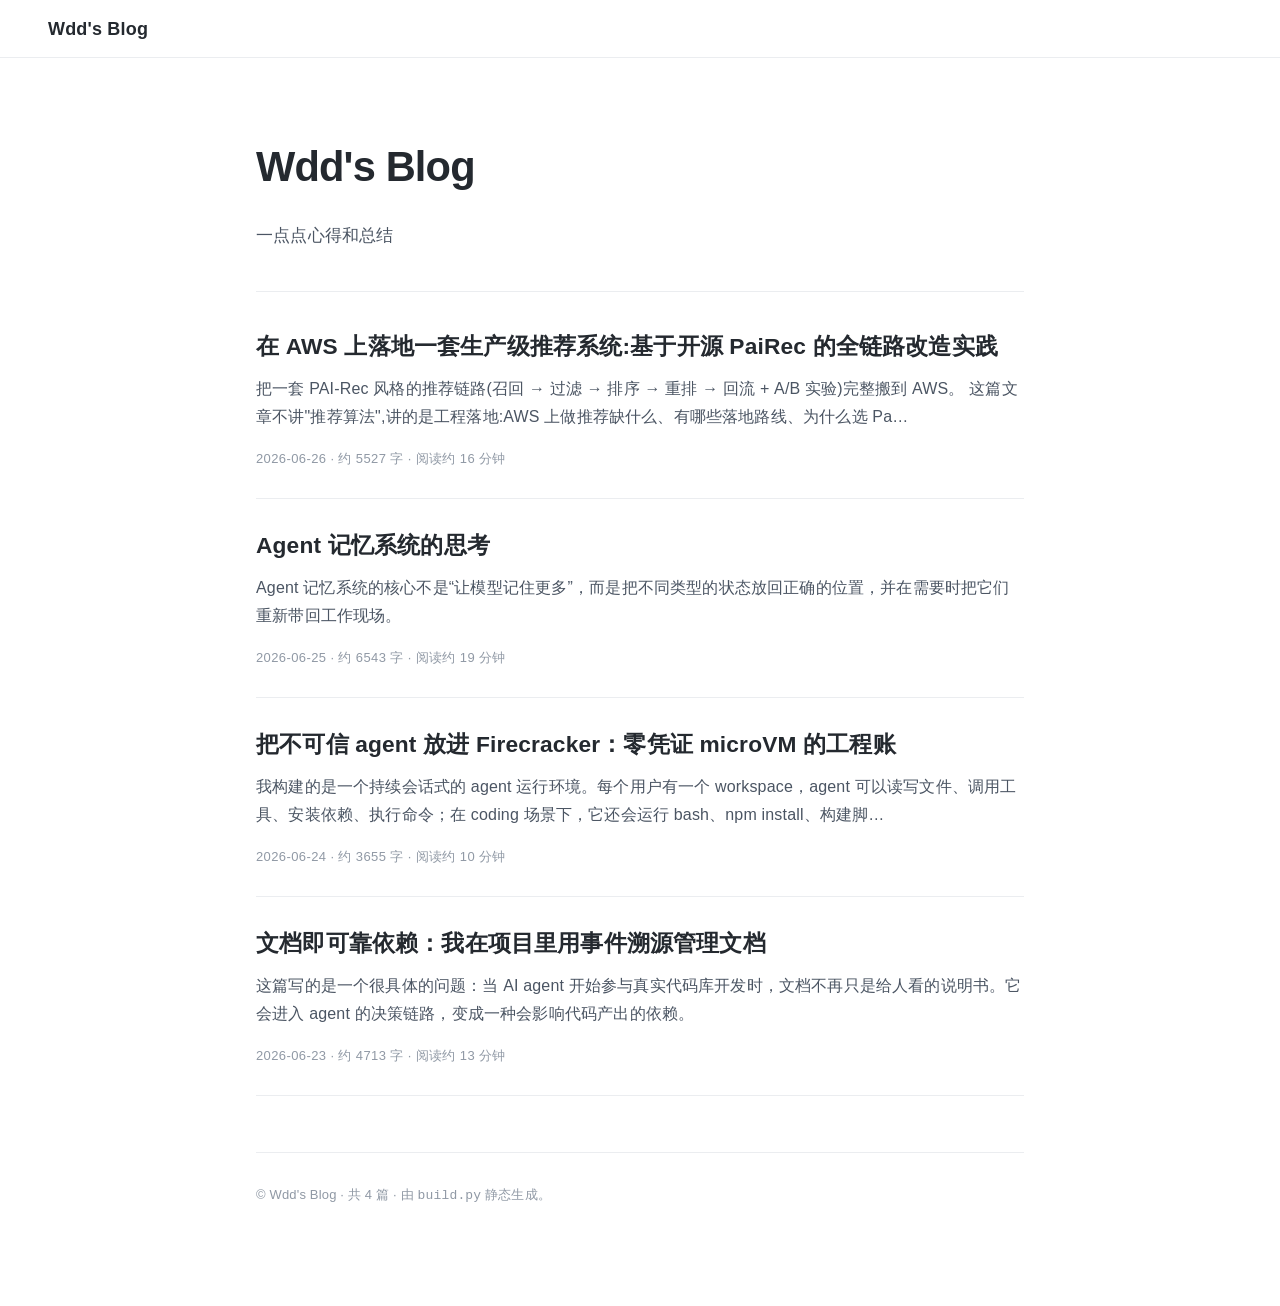
<file: docs/index.html>
<!DOCTYPE html>
<html lang="zh-CN">
<head>
<meta charset="utf-8">
<meta name="viewport" content="width=device-width, initial-scale=1">
<meta name="description" content="Wdd&#x27;s Blog — 一点点心得和总结">
<title>Wdd&#x27;s Blog</title>
<link rel="stylesheet" href="assets/style.css">
</head>
<body>
<a class="skip-link" href="#posts">跳到文章列表</a>

<header class="site-header">
  <div class="site-header__inner">
    <a class="site-brand" href="index.html">Wdd&#x27;s Blog</a>
  </div>
</header>

<main class="home">
  <header class="home__hero">
    <h1 class="home__title">Wdd&#x27;s Blog</h1>
    <p class="home__tagline">一点点心得和总结</p>
  </header>

  <section class="post-list" id="posts" aria-label="文章列表">
    <article class="post-card">
      <a class="post-card__link" href="posts/pairec-on-aws.html">
        <h2 class="post-card__title">在 AWS 上落地一套生产级推荐系统:基于开源 PaiRec 的全链路改造实践</h2>
        <p class="post-card__summary">把一套 PAI-Rec 风格的推荐链路(召回 → 过滤 → 排序 → 重排 → 回流 + A/B 实验)完整搬到 AWS。 这篇文章不讲&quot;推荐算法&quot;,讲的是工程落地:AWS 上做推荐缺什么、有哪些落地路线、为什么选 Pa…</p>
        <p class="post-card__meta"><time datetime="2026-06-26">2026-06-26</time> · 约 5527 字 · 阅读约 16 分钟</p>
      </a>
    </article>
    <article class="post-card">
      <a class="post-card__link" href="posts/agent-memory-model.html">
        <h2 class="post-card__title">Agent 记忆系统的思考</h2>
        <p class="post-card__summary">Agent 记忆系统的核心不是“让模型记住更多”，而是把不同类型的状态放回正确的位置，并在需要时把它们重新带回工作现场。</p>
        <p class="post-card__meta"><time datetime="2026-06-25">2026-06-25</time> · 约 6543 字 · 阅读约 19 分钟</p>
      </a>
    </article>
    <article class="post-card">
      <a class="post-card__link" href="posts/running-untrusted-agents-firecracker.html">
        <h2 class="post-card__title">把不可信 agent 放进 Firecracker：零凭证 microVM 的工程账</h2>
        <p class="post-card__summary">我构建的是一个持续会话式的 agent 运行环境。每个用户有一个 workspace，agent 可以读写文件、调用工具、安装依赖、执行命令；在 coding 场景下，它还会运行 bash、npm install、构建脚…</p>
        <p class="post-card__meta"><time datetime="2026-06-24">2026-06-24</time> · 约 3655 字 · 阅读约 10 分钟</p>
      </a>
    </article>
    <article class="post-card">
      <a class="post-card__link" href="posts/docs-as-reliable-dependency.html">
        <h2 class="post-card__title">文档即可靠依赖：我在项目里用事件溯源管理文档</h2>
        <p class="post-card__summary">这篇写的是一个很具体的问题：当 AI agent 开始参与真实代码库开发时，文档不再只是给人看的说明书。它会进入 agent 的决策链路，变成一种会影响代码产出的依赖。</p>
        <p class="post-card__meta"><time datetime="2026-06-23">2026-06-23</time> · 约 4713 字 · 阅读约 13 分钟</p>
      </a>
    </article>
  </section>

  <footer class="site-footer home__footer">
    <p>© Wdd&#x27;s Blog · 共 4 篇 · 由 <code>build.py</code> 静态生成。</p>
  </footer>
</main>
</body>
</html>
</file>
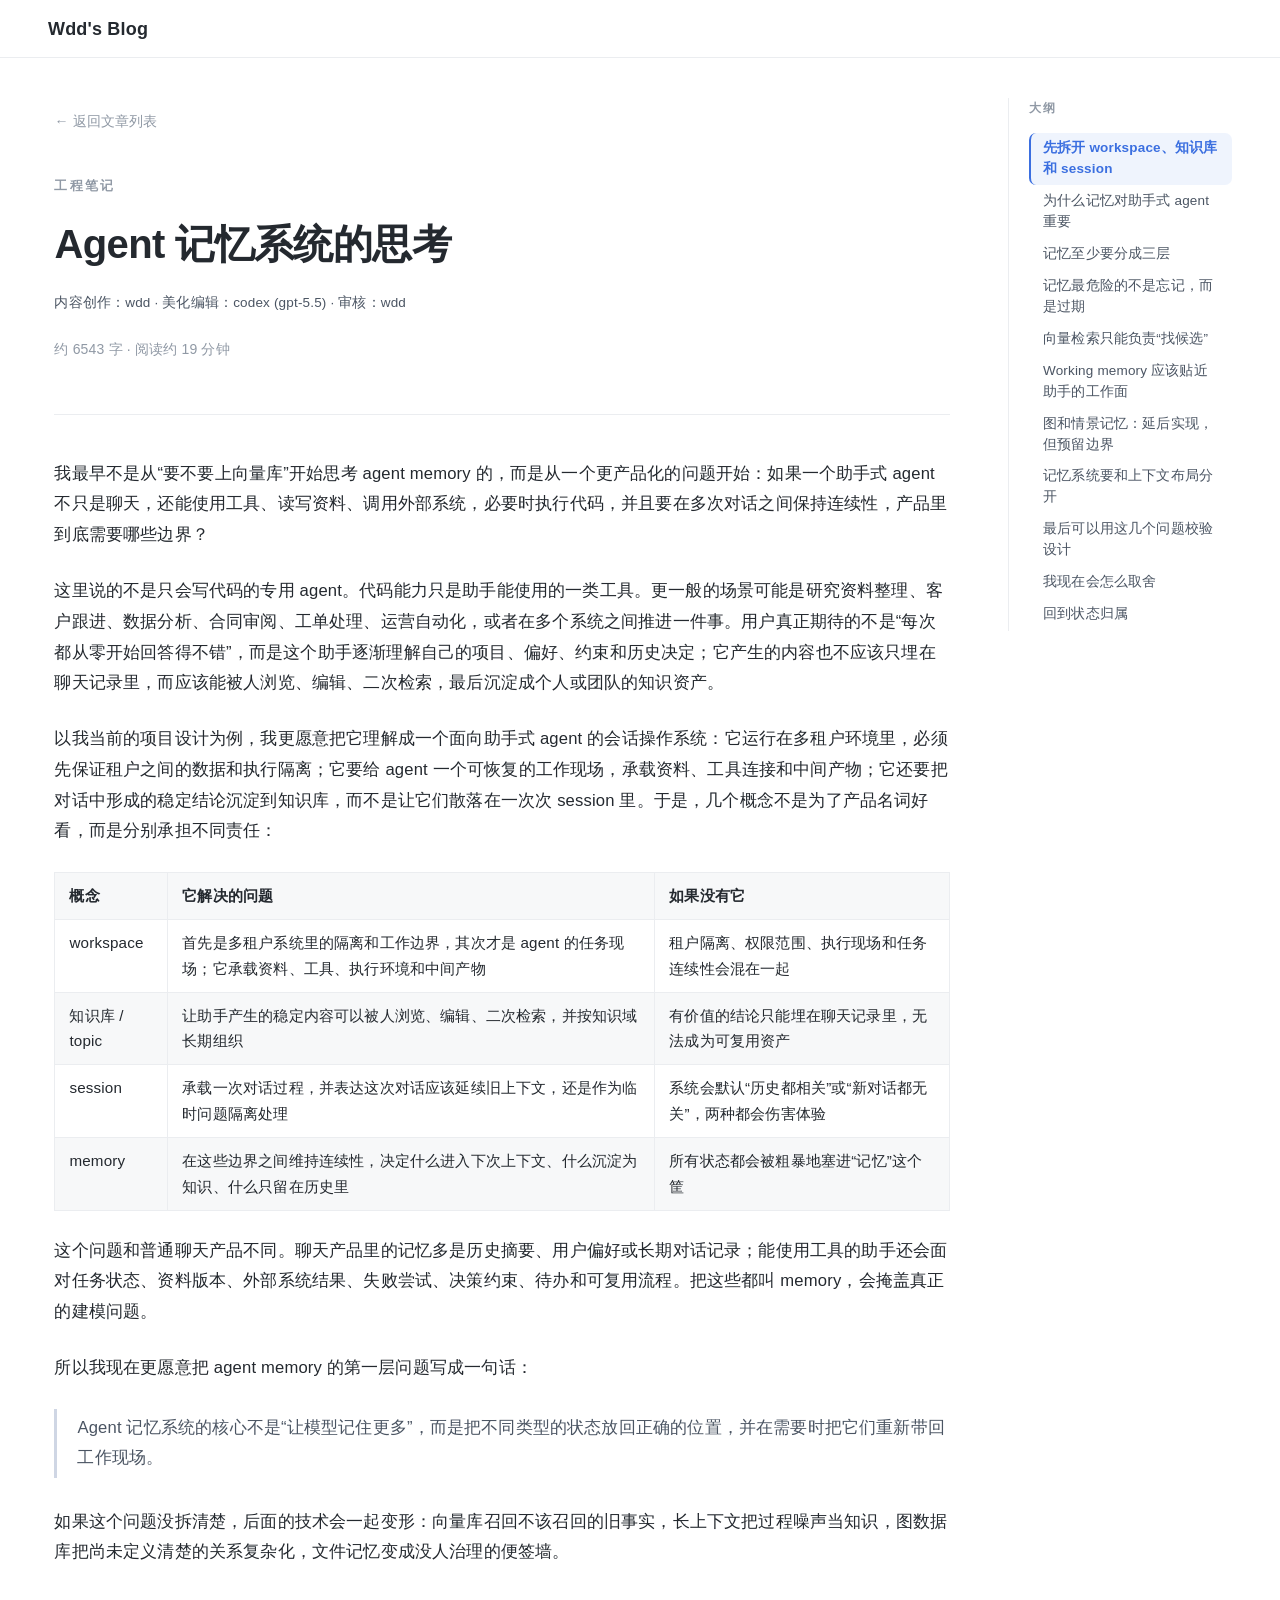
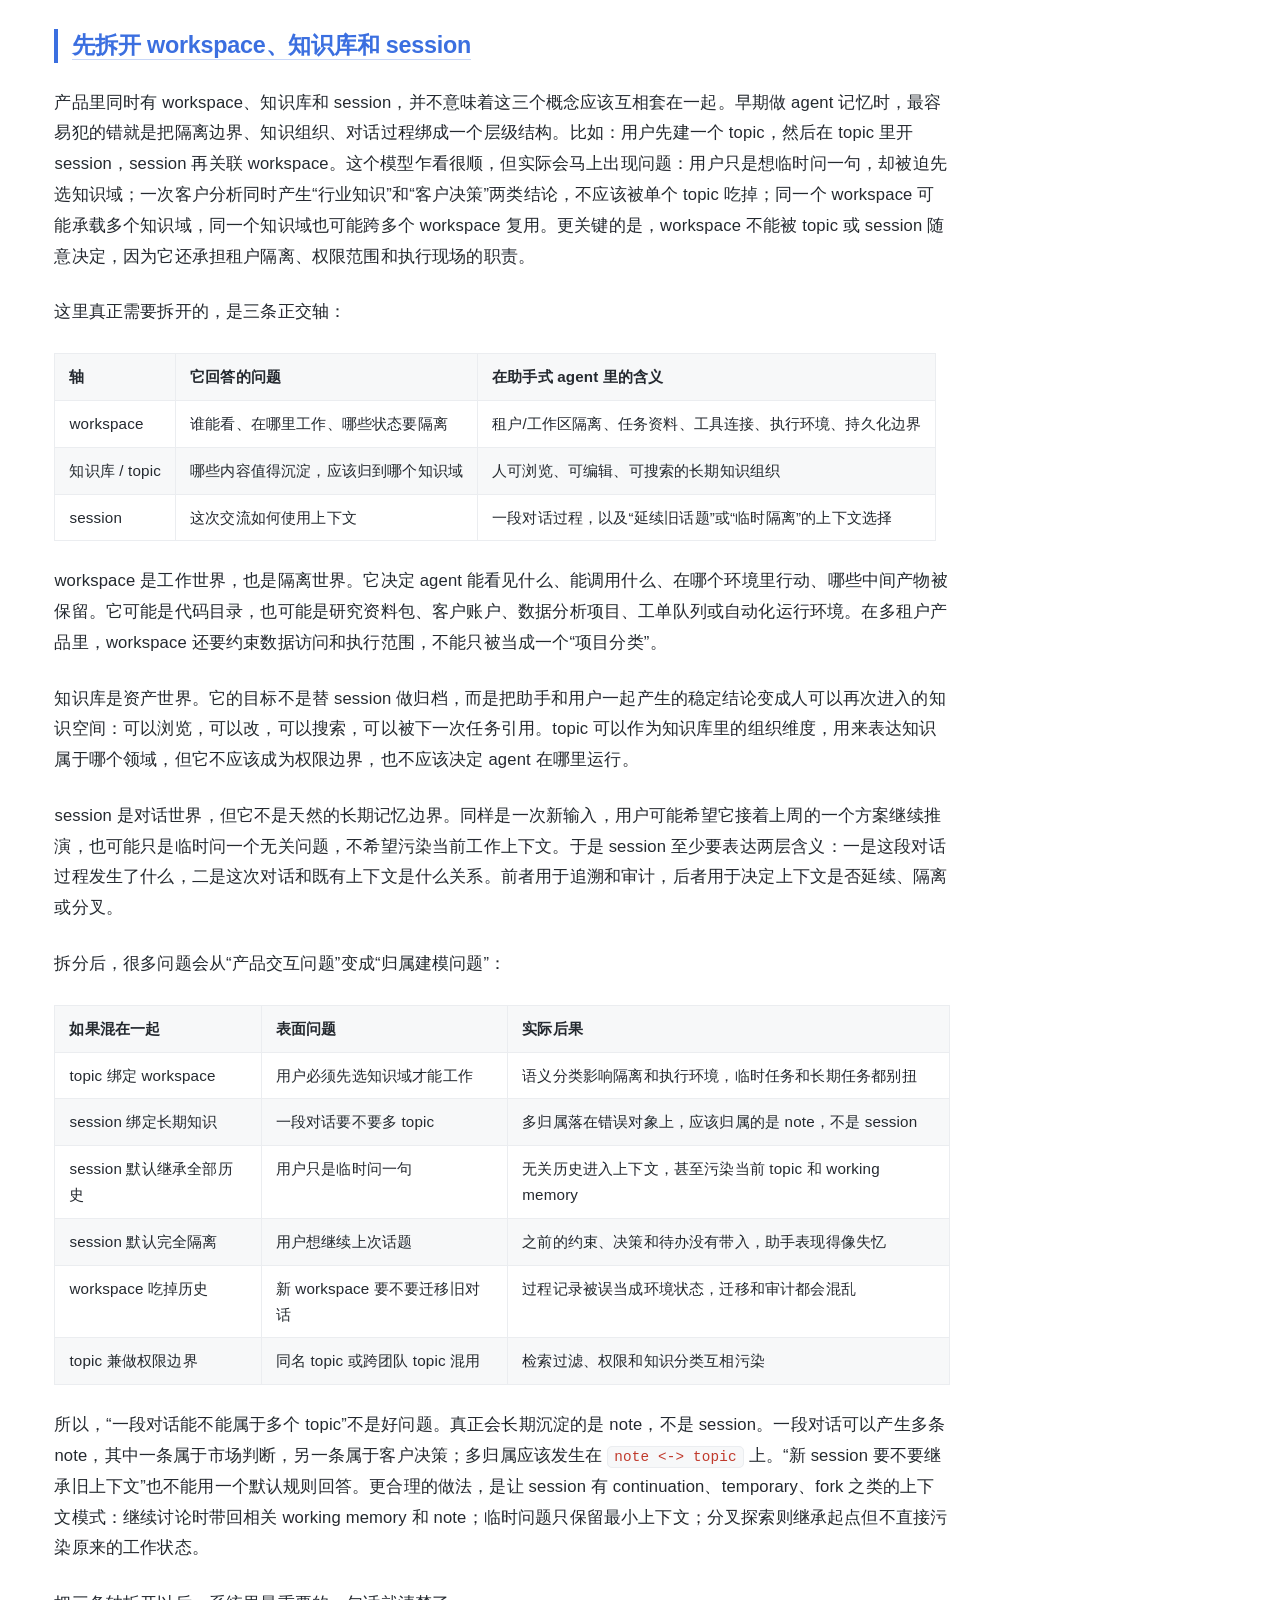
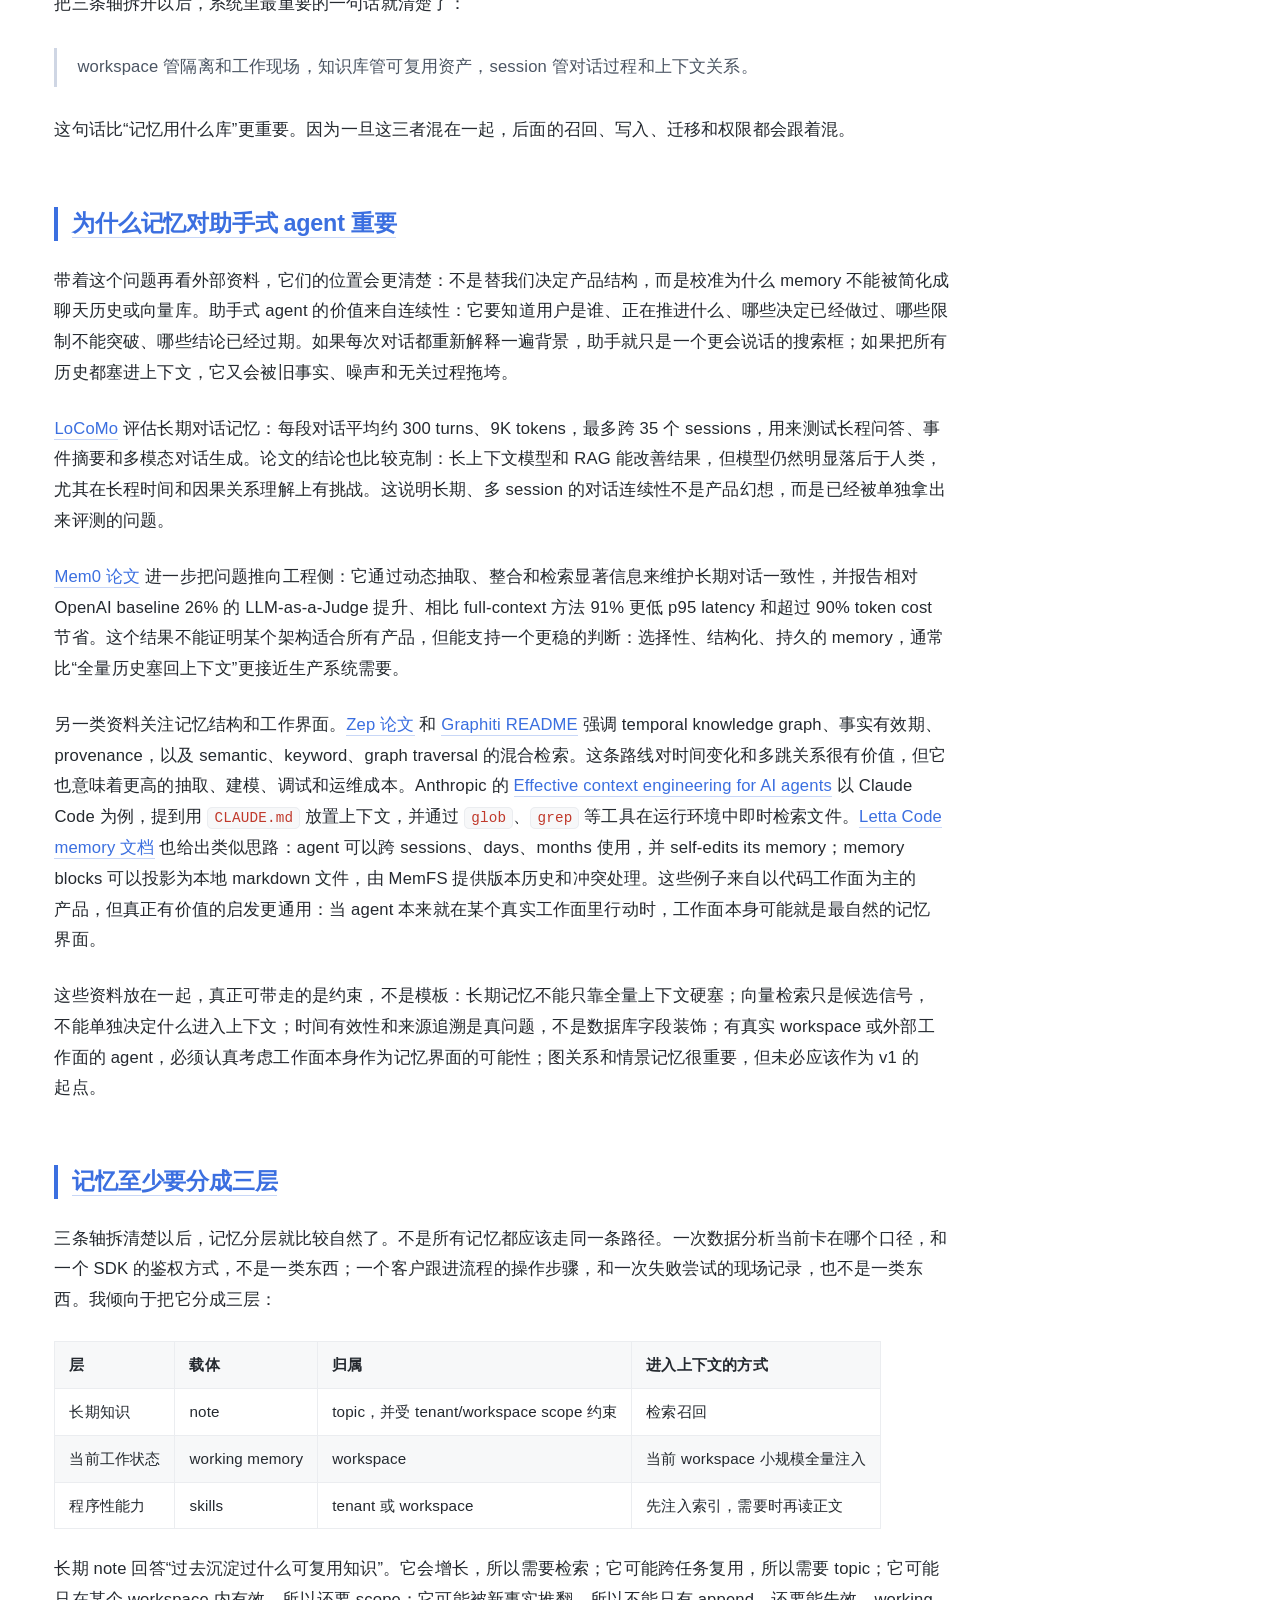
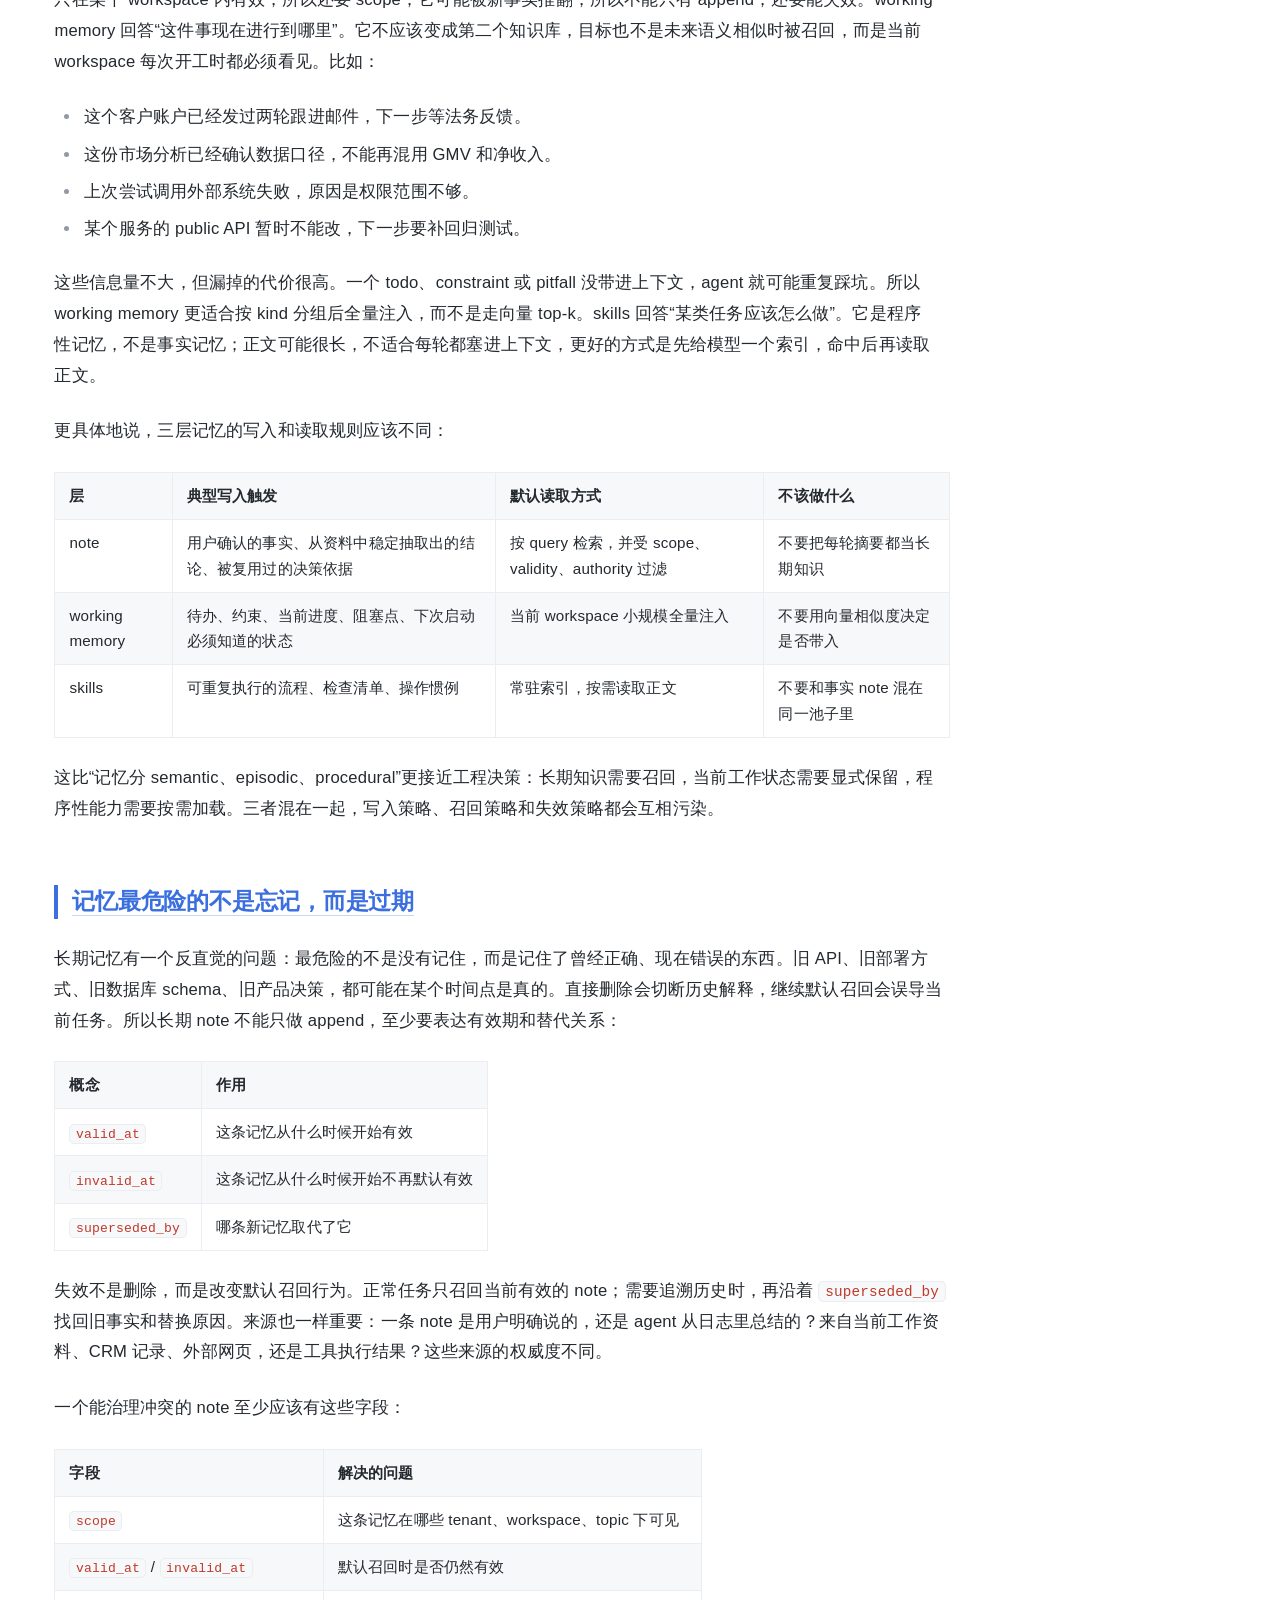
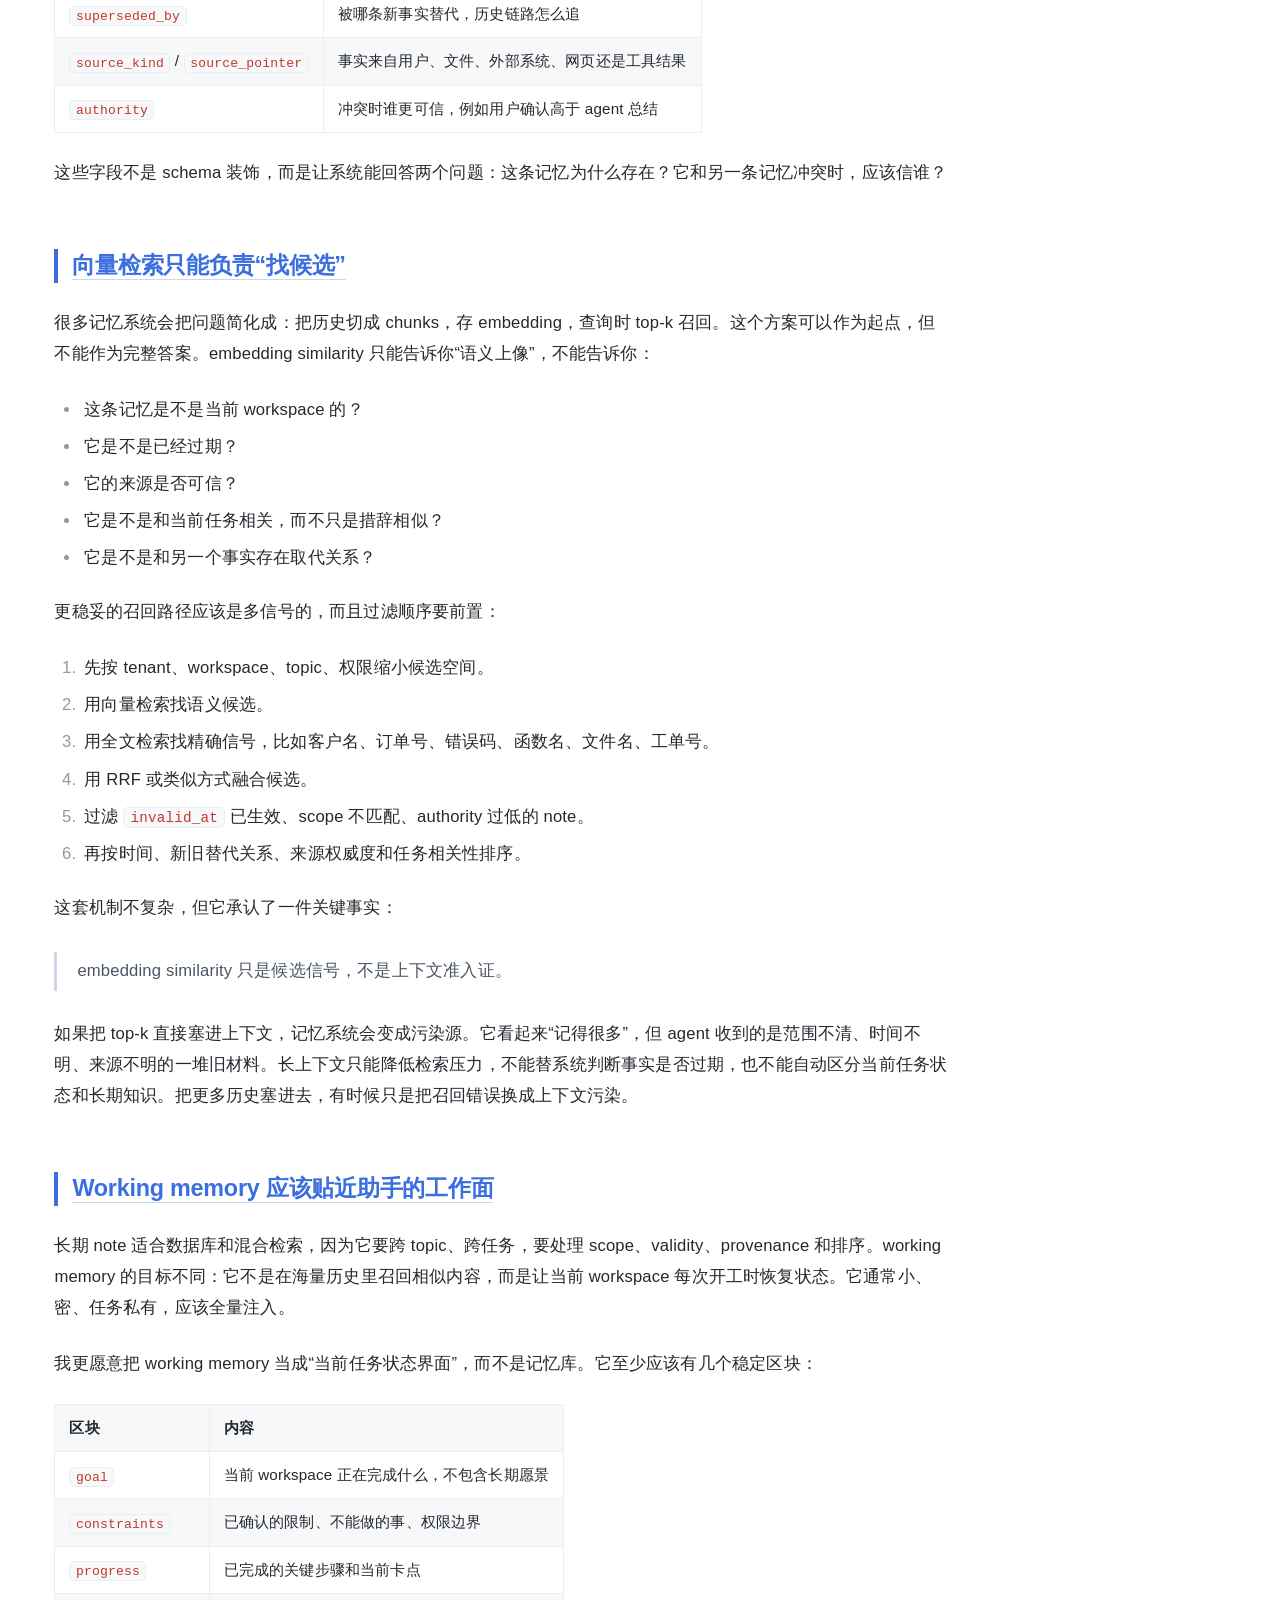
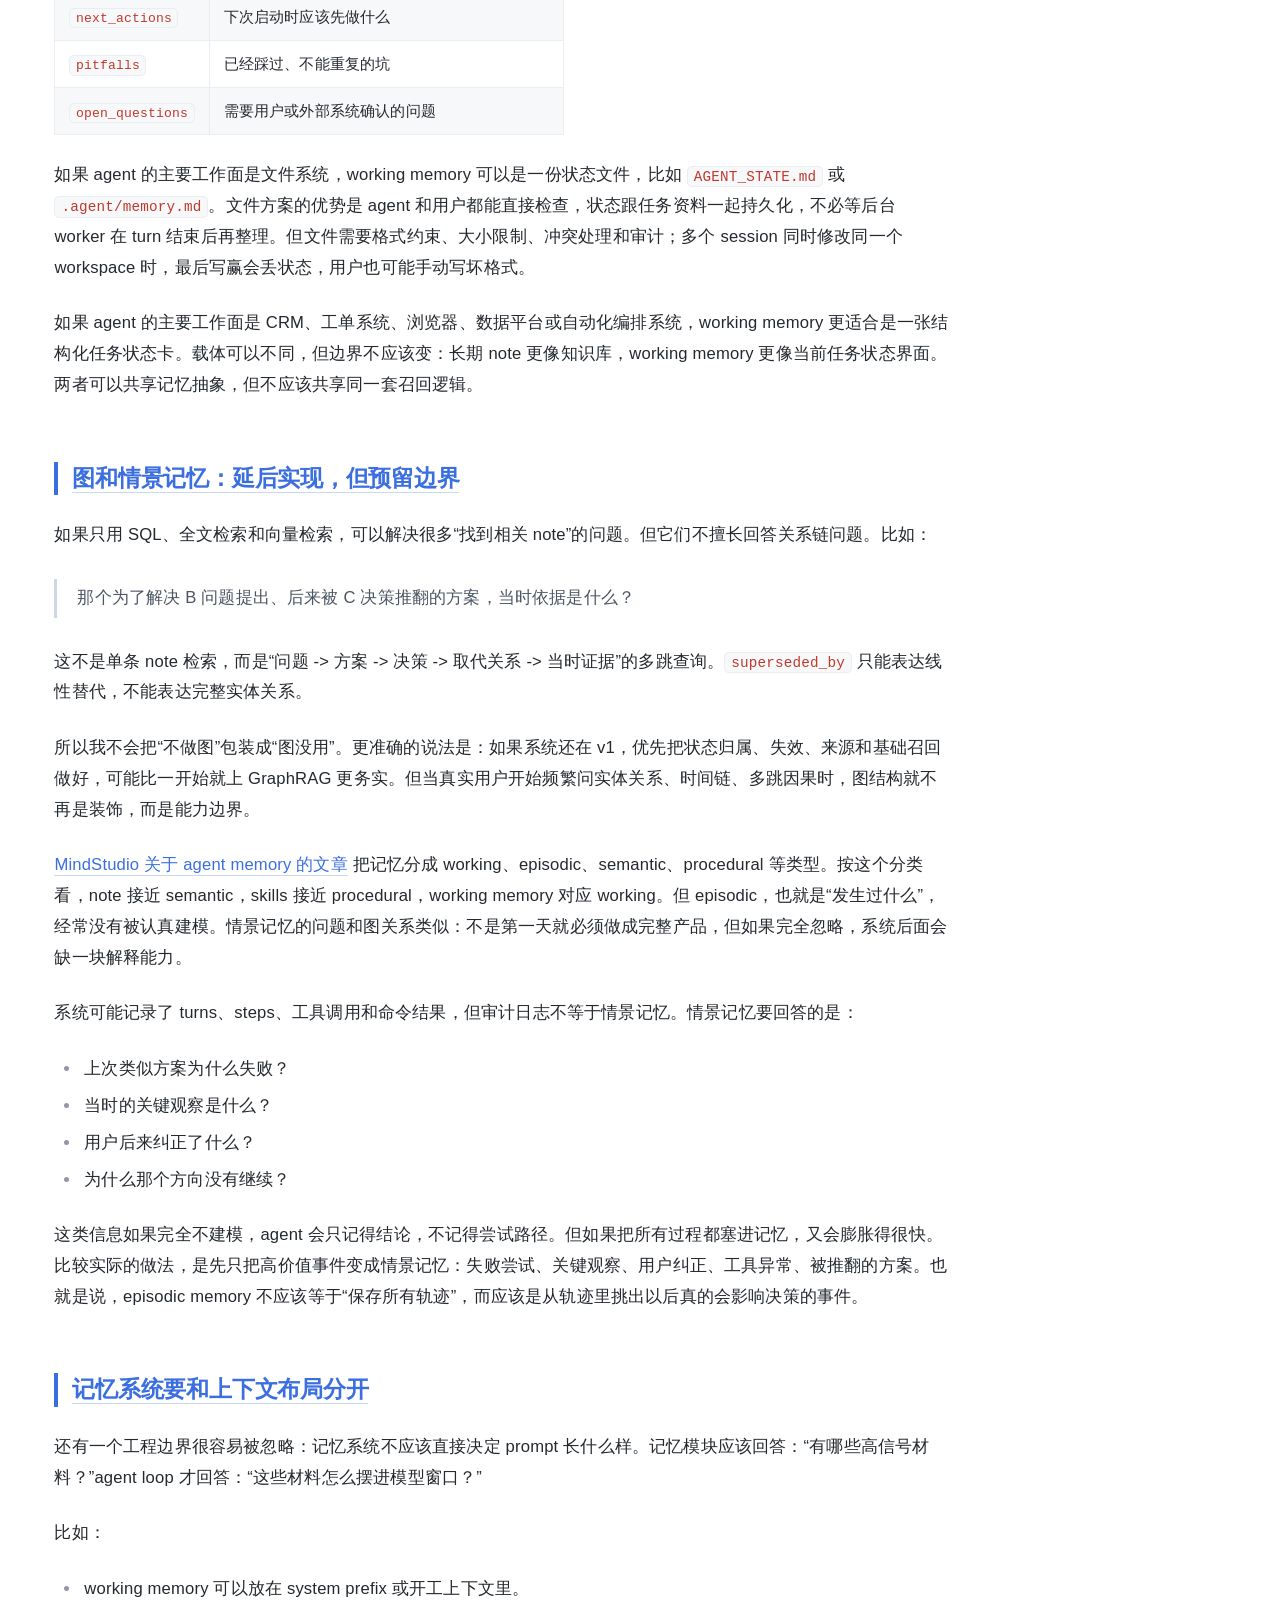
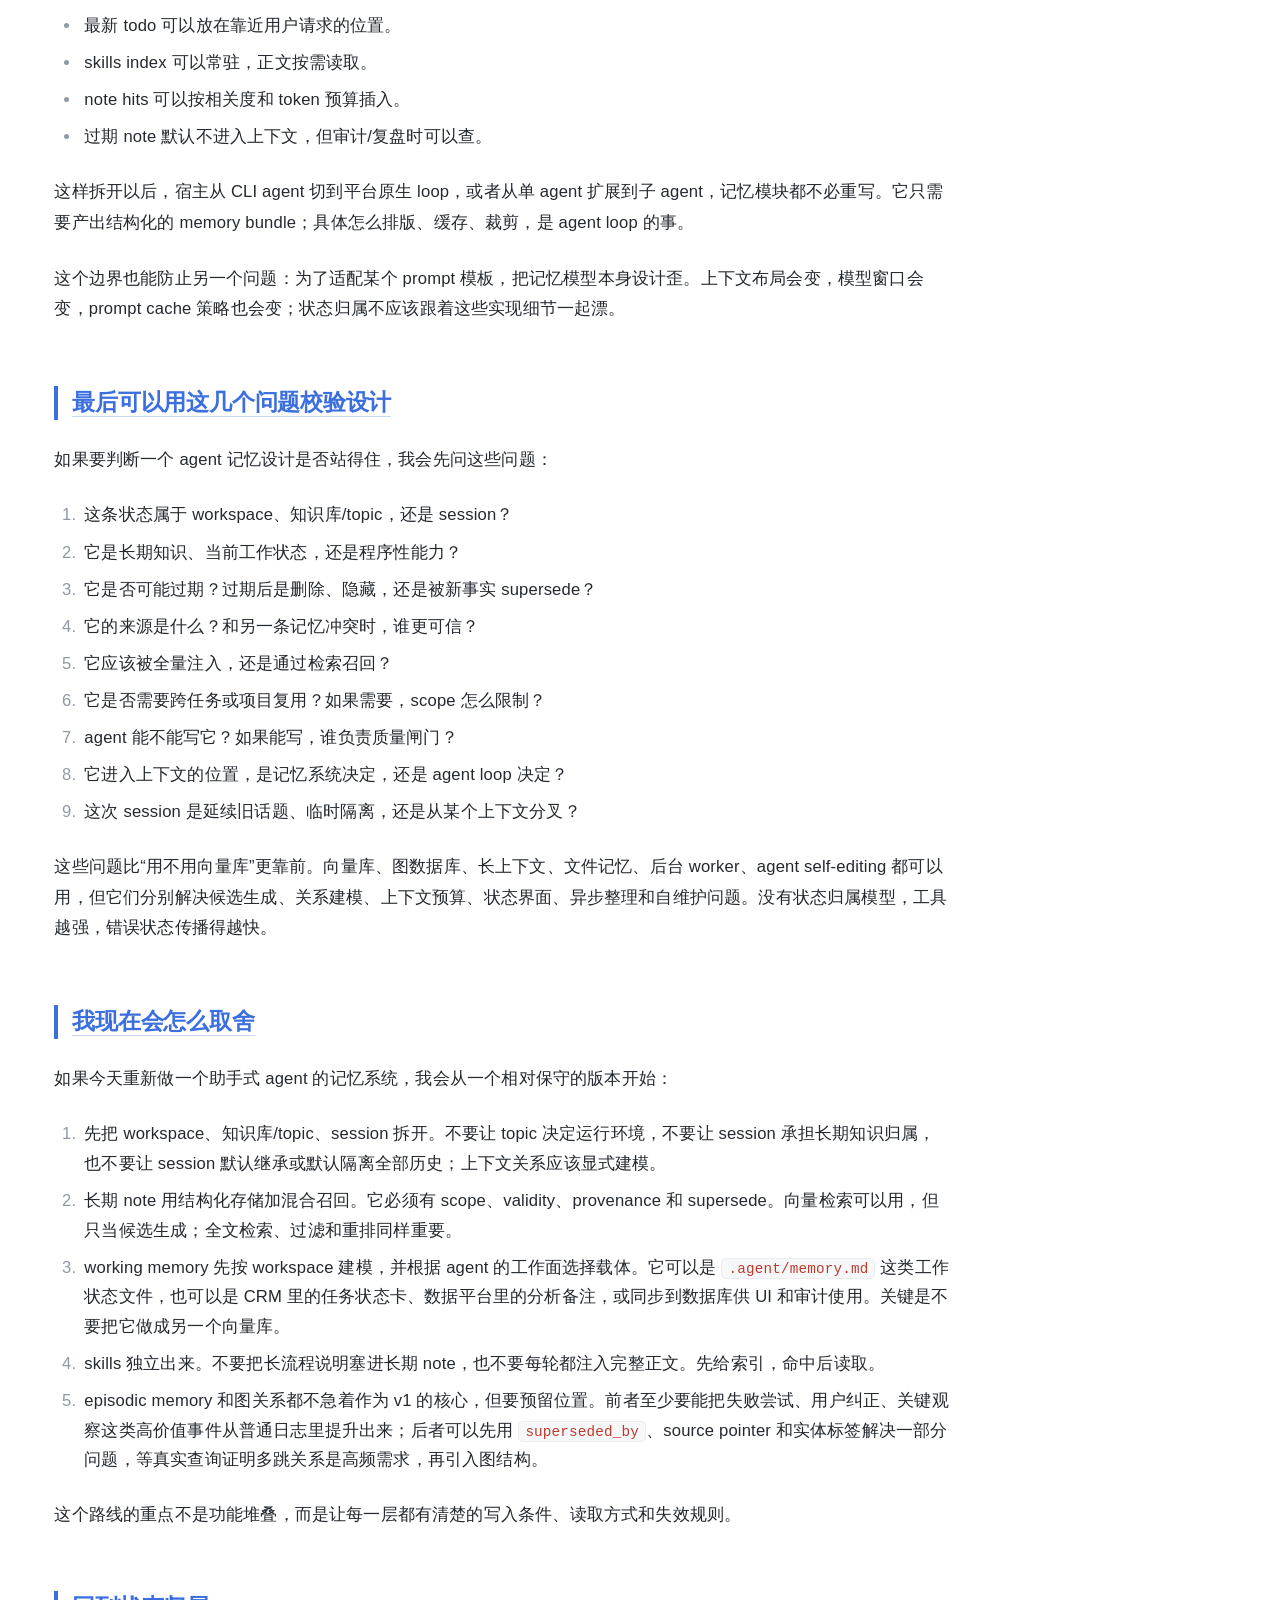
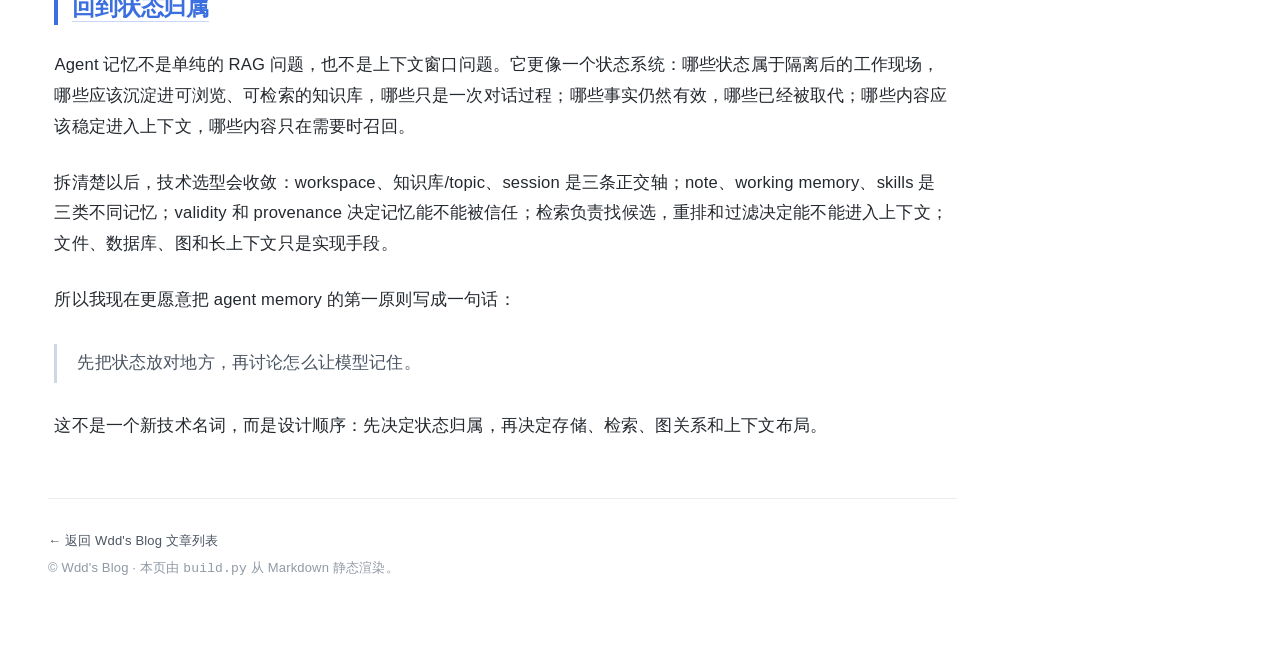
<file: docs/posts/agent-memory-model.html>
<!DOCTYPE html>
<html lang="zh-CN">
<head>
<meta charset="utf-8">
<meta name="viewport" content="width=device-width, initial-scale=1">
<meta name="description" content="Agent 记忆系统的核心不是“让模型记住更多”，而是把不同类型的状态放回正确的位置，并在需要时把它们重新带回工作现场。">
<title>Agent 记忆系统的思考 · Wdd&#x27;s Blog</title>
<link rel="stylesheet" href="../assets/style.css">
</head>
<body>
<a class="skip-link" href="#content">跳到正文</a>

<header class="site-header">
  <div class="site-header__inner">
    <a class="site-brand" href="../index.html">Wdd&#x27;s Blog</a>
    <button id="toc-toggle" class="toc-toggle" aria-expanded="false" aria-controls="toc">
      <span class="toc-toggle__icon" aria-hidden="true"></span>
      <span class="toc-toggle__label">目录</span>
    </button>
  </div>
  <div class="reading-progress" id="reading-progress"></div>
</header>

<div class="layout">
  <main class="content" id="content">
    <article class="article">
      <header class="article__hero">
        <a class="article__back" href="../index.html">← 返回文章列表</a>
        <p class="article__eyebrow">工程笔记</p>
        <h1 class="article__title">Agent 记忆系统的思考</h1>
        <p class="article__byline">内容创作：wdd · 美化编辑：codex (gpt-5.5) · 审核：wdd</p>
        <p class="article__meta">约 6543 字 · 阅读约 19 分钟</p>
      </header>
      <p>我最早不是从“要不要上向量库”开始思考 agent memory 的，而是从一个更产品化的问题开始：如果一个助手式 agent 不只是聊天，还能使用工具、读写资料、调用外部系统，必要时执行代码，并且要在多次对话之间保持连续性，产品里到底需要哪些边界？</p>
<p>这里说的不是只会写代码的专用 agent。代码能力只是助手能使用的一类工具。更一般的场景可能是研究资料整理、客户跟进、数据分析、合同审阅、工单处理、运营自动化，或者在多个系统之间推进一件事。用户真正期待的不是“每次都从零开始回答得不错”，而是这个助手逐渐理解自己的项目、偏好、约束和历史决定；它产生的内容也不应该只埋在聊天记录里，而应该能被人浏览、编辑、二次检索，最后沉淀成个人或团队的知识资产。</p>
<p>以我当前的项目设计为例，我更愿意把它理解成一个面向助手式 agent 的会话操作系统：它运行在多租户环境里，必须先保证租户之间的数据和执行隔离；它要给 agent 一个可恢复的工作现场，承载资料、工具连接和中间产物；它还要把对话中形成的稳定结论沉淀到知识库，而不是让它们散落在一次次 session 里。于是，几个概念不是为了产品名词好看，而是分别承担不同责任：</p>
<table>
<thead>
<tr>
<th>概念</th>
<th>它解决的问题</th>
<th>如果没有它</th>
</tr>
</thead>
<tbody>
<tr>
<td>workspace</td>
<td>首先是多租户系统里的隔离和工作边界，其次才是 agent 的任务现场；它承载资料、工具、执行环境和中间产物</td>
<td>租户隔离、权限范围、执行现场和任务连续性会混在一起</td>
</tr>
<tr>
<td>知识库 / topic</td>
<td>让助手产生的稳定内容可以被人浏览、编辑、二次检索，并按知识域长期组织</td>
<td>有价值的结论只能埋在聊天记录里，无法成为可复用资产</td>
</tr>
<tr>
<td>session</td>
<td>承载一次对话过程，并表达这次对话应该延续旧上下文，还是作为临时问题隔离处理</td>
<td>系统会默认“历史都相关”或“新对话都无关”，两种都会伤害体验</td>
</tr>
<tr>
<td>memory</td>
<td>在这些边界之间维持连续性，决定什么进入下次上下文、什么沉淀为知识、什么只留在历史里</td>
<td>所有状态都会被粗暴地塞进“记忆”这个筐</td>
</tr>
</tbody>
</table>
<p>这个问题和普通聊天产品不同。聊天产品里的记忆多是历史摘要、用户偏好或长期对话记录；能使用工具的助手还会面对任务状态、资料版本、外部系统结果、失败尝试、决策约束、待办和可复用流程。把这些都叫 memory，会掩盖真正的建模问题。</p>
<p>所以我现在更愿意把 agent memory 的第一层问题写成一句话：</p>
<blockquote>
<p>Agent 记忆系统的核心不是“让模型记住更多”，而是把不同类型的状态放回正确的位置，并在需要时把它们重新带回工作现场。</p>
</blockquote>
<p>如果这个问题没拆清楚，后面的技术会一起变形：向量库召回不该召回的旧事实，长上下文把过程噪声当知识，图数据库把尚未定义清楚的关系复杂化，文件记忆变成没人治理的便签墙。</p>
<h2 id="workspace-session"><a class="toclink" href="#workspace-session">先拆开 workspace、知识库和 session</a></h2>
<p>产品里同时有 workspace、知识库和 session，并不意味着这三个概念应该互相套在一起。早期做 agent 记忆时，最容易犯的错就是把隔离边界、知识组织、对话过程绑成一个层级结构。比如：用户先建一个 topic，然后在 topic 里开 session，session 再关联 workspace。这个模型乍看很顺，但实际会马上出现问题：用户只是想临时问一句，却被迫先选知识域；一次客户分析同时产生“行业知识”和“客户决策”两类结论，不应该被单个 topic 吃掉；同一个 workspace 可能承载多个知识域，同一个知识域也可能跨多个 workspace 复用。更关键的是，workspace 不能被 topic 或 session 随意决定，因为它还承担租户隔离、权限范围和执行现场的职责。</p>
<p>这里真正需要拆开的，是三条正交轴：</p>
<table>
<thead>
<tr>
<th>轴</th>
<th>它回答的问题</th>
<th>在助手式 agent 里的含义</th>
</tr>
</thead>
<tbody>
<tr>
<td>workspace</td>
<td>谁能看、在哪里工作、哪些状态要隔离</td>
<td>租户/工作区隔离、任务资料、工具连接、执行环境、持久化边界</td>
</tr>
<tr>
<td>知识库 / topic</td>
<td>哪些内容值得沉淀，应该归到哪个知识域</td>
<td>人可浏览、可编辑、可搜索的长期知识组织</td>
</tr>
<tr>
<td>session</td>
<td>这次交流如何使用上下文</td>
<td>一段对话过程，以及“延续旧话题”或“临时隔离”的上下文选择</td>
</tr>
</tbody>
</table>
<p>workspace 是工作世界，也是隔离世界。它决定 agent 能看见什么、能调用什么、在哪个环境里行动、哪些中间产物被保留。它可能是代码目录，也可能是研究资料包、客户账户、数据分析项目、工单队列或自动化运行环境。在多租户产品里，workspace 还要约束数据访问和执行范围，不能只被当成一个“项目分类”。</p>
<p>知识库是资产世界。它的目标不是替 session 做归档，而是把助手和用户一起产生的稳定结论变成人可以再次进入的知识空间：可以浏览，可以改，可以搜索，可以被下一次任务引用。topic 可以作为知识库里的组织维度，用来表达知识属于哪个领域，但它不应该成为权限边界，也不应该决定 agent 在哪里运行。</p>
<p>session 是对话世界，但它不是天然的长期记忆边界。同样是一次新输入，用户可能希望它接着上周的一个方案继续推演，也可能只是临时问一个无关问题，不希望污染当前工作上下文。于是 session 至少要表达两层含义：一是这段对话过程发生了什么，二是这次对话和既有上下文是什么关系。前者用于追溯和审计，后者用于决定上下文是否延续、隔离或分叉。</p>
<p>拆分后，很多问题会从“产品交互问题”变成“归属建模问题”：</p>
<table>
<thead>
<tr>
<th>如果混在一起</th>
<th>表面问题</th>
<th>实际后果</th>
</tr>
</thead>
<tbody>
<tr>
<td>topic 绑定 workspace</td>
<td>用户必须先选知识域才能工作</td>
<td>语义分类影响隔离和执行环境，临时任务和长期任务都别扭</td>
</tr>
<tr>
<td>session 绑定长期知识</td>
<td>一段对话要不要多 topic</td>
<td>多归属落在错误对象上，应该归属的是 note，不是 session</td>
</tr>
<tr>
<td>session 默认继承全部历史</td>
<td>用户只是临时问一句</td>
<td>无关历史进入上下文，甚至污染当前 topic 和 working memory</td>
</tr>
<tr>
<td>session 默认完全隔离</td>
<td>用户想继续上次话题</td>
<td>之前的约束、决策和待办没有带入，助手表现得像失忆</td>
</tr>
<tr>
<td>workspace 吃掉历史</td>
<td>新 workspace 要不要迁移旧对话</td>
<td>过程记录被误当成环境状态，迁移和审计都会混乱</td>
</tr>
<tr>
<td>topic 兼做权限边界</td>
<td>同名 topic 或跨团队 topic 混用</td>
<td>检索过滤、权限和知识分类互相污染</td>
</tr>
</tbody>
</table>
<p>所以，“一段对话能不能属于多个 topic”不是好问题。真正会长期沉淀的是 note，不是 session。一段对话可以产生多条 note，其中一条属于市场判断，另一条属于客户决策；多归属应该发生在 <code>note &lt;-&gt; topic</code> 上。“新 session 要不要继承旧上下文”也不能用一个默认规则回答。更合理的做法，是让 session 有 continuation、temporary、fork 之类的上下文模式：继续讨论时带回相关 working memory 和 note；临时问题只保留最小上下文；分叉探索则继承起点但不直接污染原来的工作状态。</p>
<p>把三条轴拆开以后，系统里最重要的一句话就清楚了：</p>
<blockquote>
<p>workspace 管隔离和工作现场，知识库管可复用资产，session 管对话过程和上下文关系。</p>
</blockquote>
<p>这句话比“记忆用什么库”更重要。因为一旦这三者混在一起，后面的召回、写入、迁移和权限都会跟着混。</p>
<h2 id="agent_1"><a class="toclink" href="#agent_1">为什么记忆对助手式 agent 重要</a></h2>
<p>带着这个问题再看外部资料，它们的位置会更清楚：不是替我们决定产品结构，而是校准为什么 memory 不能被简化成聊天历史或向量库。助手式 agent 的价值来自连续性：它要知道用户是谁、正在推进什么、哪些决定已经做过、哪些限制不能突破、哪些结论已经过期。如果每次对话都重新解释一遍背景，助手就只是一个更会说话的搜索框；如果把所有历史都塞进上下文，它又会被旧事实、噪声和无关过程拖垮。</p>
<p><a href="https://arxiv.org/abs/2402.17753">LoCoMo</a> 评估长期对话记忆：每段对话平均约 300 turns、9K tokens，最多跨 35 个 sessions，用来测试长程问答、事件摘要和多模态对话生成。论文的结论也比较克制：长上下文模型和 RAG 能改善结果，但模型仍然明显落后于人类，尤其在长程时间和因果关系理解上有挑战。这说明长期、多 session 的对话连续性不是产品幻想，而是已经被单独拿出来评测的问题。</p>
<p><a href="https://arxiv.org/abs/2504.19413">Mem0 论文</a> 进一步把问题推向工程侧：它通过动态抽取、整合和检索显著信息来维护长期对话一致性，并报告相对 OpenAI baseline 26% 的 LLM-as-a-Judge 提升、相比 full-context 方法 91% 更低 p95 latency 和超过 90% token cost 节省。这个结果不能证明某个架构适合所有产品，但能支持一个更稳的判断：选择性、结构化、持久的 memory，通常比“全量历史塞回上下文”更接近生产系统需要。</p>
<p>另一类资料关注记忆结构和工作界面。<a href="https://arxiv.org/abs/2501.13956">Zep 论文</a> 和 <a href="https://github.com/getzep/graphiti">Graphiti README</a> 强调 temporal knowledge graph、事实有效期、provenance，以及 semantic、keyword、graph traversal 的混合检索。这条路线对时间变化和多跳关系很有价值，但它也意味着更高的抽取、建模、调试和运维成本。Anthropic 的 <a href="https://www.anthropic.com/engineering/effective-context-engineering-for-ai-agents">Effective context engineering for AI agents</a> 以 Claude Code 为例，提到用 <code>CLAUDE.md</code> 放置上下文，并通过 <code>glob</code>、<code>grep</code> 等工具在运行环境中即时检索文件。<a href="https://docs.letta.com/letta-code/memory/">Letta Code memory 文档</a> 也给出类似思路：agent 可以跨 sessions、days、months 使用，并 self-edits its memory；memory blocks 可以投影为本地 markdown 文件，由 MemFS 提供版本历史和冲突处理。这些例子来自以代码工作面为主的产品，但真正有价值的启发更通用：当 agent 本来就在某个真实工作面里行动时，工作面本身可能就是最自然的记忆界面。</p>
<p>这些资料放在一起，真正可带走的是约束，不是模板：长期记忆不能只靠全量上下文硬塞；向量检索只是候选信号，不能单独决定什么进入上下文；时间有效性和来源追溯是真问题，不是数据库字段装饰；有真实 workspace 或外部工作面的 agent，必须认真考虑工作面本身作为记忆界面的可能性；图关系和情景记忆很重要，但未必应该作为 v1 的起点。</p>
<h2 id="_1"><a class="toclink" href="#_1">记忆至少要分成三层</a></h2>
<p>三条轴拆清楚以后，记忆分层就比较自然了。不是所有记忆都应该走同一条路径。一次数据分析当前卡在哪个口径，和一个 SDK 的鉴权方式，不是一类东西；一个客户跟进流程的操作步骤，和一次失败尝试的现场记录，也不是一类东西。我倾向于把它分成三层：</p>
<table>
<thead>
<tr>
<th>层</th>
<th>载体</th>
<th>归属</th>
<th>进入上下文的方式</th>
</tr>
</thead>
<tbody>
<tr>
<td>长期知识</td>
<td>note</td>
<td>topic，并受 tenant/workspace scope 约束</td>
<td>检索召回</td>
</tr>
<tr>
<td>当前工作状态</td>
<td>working memory</td>
<td>workspace</td>
<td>当前 workspace 小规模全量注入</td>
</tr>
<tr>
<td>程序性能力</td>
<td>skills</td>
<td>tenant 或 workspace</td>
<td>先注入索引，需要时再读正文</td>
</tr>
</tbody>
</table>
<p>长期 note 回答“过去沉淀过什么可复用知识”。它会增长，所以需要检索；它可能跨任务复用，所以需要 topic；它可能只在某个 workspace 内有效，所以还要 scope；它可能被新事实推翻，所以不能只有 append，还要能失效。working memory 回答“这件事现在进行到哪里”。它不应该变成第二个知识库，目标也不是未来语义相似时被召回，而是当前 workspace 每次开工时都必须看见。比如：</p>
<ul>
<li>这个客户账户已经发过两轮跟进邮件，下一步等法务反馈。</li>
<li>这份市场分析已经确认数据口径，不能再混用 GMV 和净收入。</li>
<li>上次尝试调用外部系统失败，原因是权限范围不够。</li>
<li>某个服务的 public API 暂时不能改，下一步要补回归测试。</li>
</ul>
<p>这些信息量不大，但漏掉的代价很高。一个 todo、constraint 或 pitfall 没带进上下文，agent 就可能重复踩坑。所以 working memory 更适合按 kind 分组后全量注入，而不是走向量 top-k。skills 回答“某类任务应该怎么做”。它是程序性记忆，不是事实记忆；正文可能很长，不适合每轮都塞进上下文，更好的方式是先给模型一个索引，命中后再读取正文。</p>
<p>更具体地说，三层记忆的写入和读取规则应该不同：</p>
<table>
<thead>
<tr>
<th>层</th>
<th>典型写入触发</th>
<th>默认读取方式</th>
<th>不该做什么</th>
</tr>
</thead>
<tbody>
<tr>
<td>note</td>
<td>用户确认的事实、从资料中稳定抽取出的结论、被复用过的决策依据</td>
<td>按 query 检索，并受 scope、validity、authority 过滤</td>
<td>不要把每轮摘要都当长期知识</td>
</tr>
<tr>
<td>working memory</td>
<td>待办、约束、当前进度、阻塞点、下次启动必须知道的状态</td>
<td>当前 workspace 小规模全量注入</td>
<td>不要用向量相似度决定是否带入</td>
</tr>
<tr>
<td>skills</td>
<td>可重复执行的流程、检查清单、操作惯例</td>
<td>常驻索引，按需读取正文</td>
<td>不要和事实 note 混在同一池子里</td>
</tr>
</tbody>
</table>
<p>这比“记忆分 semantic、episodic、procedural”更接近工程决策：长期知识需要召回，当前工作状态需要显式保留，程序性能力需要按需加载。三者混在一起，写入策略、召回策略和失效策略都会互相污染。</p>
<h2 id="_2"><a class="toclink" href="#_2">记忆最危险的不是忘记，而是过期</a></h2>
<p>长期记忆有一个反直觉的问题：最危险的不是没有记住，而是记住了曾经正确、现在错误的东西。旧 API、旧部署方式、旧数据库 schema、旧产品决策，都可能在某个时间点是真的。直接删除会切断历史解释，继续默认召回会误导当前任务。所以长期 note 不能只做 append，至少要表达有效期和替代关系：</p>
<table>
<thead>
<tr>
<th>概念</th>
<th>作用</th>
</tr>
</thead>
<tbody>
<tr>
<td><code>valid_at</code></td>
<td>这条记忆从什么时候开始有效</td>
</tr>
<tr>
<td><code>invalid_at</code></td>
<td>这条记忆从什么时候开始不再默认有效</td>
</tr>
<tr>
<td><code>superseded_by</code></td>
<td>哪条新记忆取代了它</td>
</tr>
</tbody>
</table>
<p>失效不是删除，而是改变默认召回行为。正常任务只召回当前有效的 note；需要追溯历史时，再沿着 <code>superseded_by</code> 找回旧事实和替换原因。来源也一样重要：一条 note 是用户明确说的，还是 agent 从日志里总结的？来自当前工作资料、CRM 记录、外部网页，还是工具执行结果？这些来源的权威度不同。</p>
<p>一个能治理冲突的 note 至少应该有这些字段：</p>
<table>
<thead>
<tr>
<th>字段</th>
<th>解决的问题</th>
</tr>
</thead>
<tbody>
<tr>
<td><code>scope</code></td>
<td>这条记忆在哪些 tenant、workspace、topic 下可见</td>
</tr>
<tr>
<td><code>valid_at</code> / <code>invalid_at</code></td>
<td>默认召回时是否仍然有效</td>
</tr>
<tr>
<td><code>superseded_by</code></td>
<td>被哪条新事实替代，历史链路怎么追</td>
</tr>
<tr>
<td><code>source_kind</code> / <code>source_pointer</code></td>
<td>事实来自用户、文件、外部系统、网页还是工具结果</td>
</tr>
<tr>
<td><code>authority</code></td>
<td>冲突时谁更可信，例如用户确认高于 agent 总结</td>
</tr>
</tbody>
</table>
<p>这些字段不是 schema 装饰，而是让系统能回答两个问题：这条记忆为什么存在？它和另一条记忆冲突时，应该信谁？</p>
<h2 id="_3"><a class="toclink" href="#_3">向量检索只能负责“找候选”</a></h2>
<p>很多记忆系统会把问题简化成：把历史切成 chunks，存 embedding，查询时 top-k 召回。这个方案可以作为起点，但不能作为完整答案。embedding similarity 只能告诉你“语义上像”，不能告诉你：</p>
<ul>
<li>这条记忆是不是当前 workspace 的？</li>
<li>它是不是已经过期？</li>
<li>它的来源是否可信？</li>
<li>它是不是和当前任务相关，而不只是措辞相似？</li>
<li>它是不是和另一个事实存在取代关系？</li>
</ul>
<p>更稳妥的召回路径应该是多信号的，而且过滤顺序要前置：</p>
<ol>
<li>先按 tenant、workspace、topic、权限缩小候选空间。</li>
<li>用向量检索找语义候选。</li>
<li>用全文检索找精确信号，比如客户名、订单号、错误码、函数名、文件名、工单号。</li>
<li>用 RRF 或类似方式融合候选。</li>
<li>过滤 <code>invalid_at</code> 已生效、scope 不匹配、authority 过低的 note。</li>
<li>再按时间、新旧替代关系、来源权威度和任务相关性排序。</li>
</ol>
<p>这套机制不复杂，但它承认了一件关键事实：</p>
<blockquote>
<p>embedding similarity 只是候选信号，不是上下文准入证。</p>
</blockquote>
<p>如果把 top-k 直接塞进上下文，记忆系统会变成污染源。它看起来“记得很多”，但 agent 收到的是范围不清、时间不明、来源不明的一堆旧材料。长上下文只能降低检索压力，不能替系统判断事实是否过期，也不能自动区分当前任务状态和长期知识。把更多历史塞进去，有时候只是把召回错误换成上下文污染。</p>
<h2 id="working-memory"><a class="toclink" href="#working-memory">Working memory 应该贴近助手的工作面</a></h2>
<p>长期 note 适合数据库和混合检索，因为它要跨 topic、跨任务，要处理 scope、validity、provenance 和排序。working memory 的目标不同：它不是在海量历史里召回相似内容，而是让当前 workspace 每次开工时恢复状态。它通常小、密、任务私有，应该全量注入。</p>
<p>我更愿意把 working memory 当成“当前任务状态界面”，而不是记忆库。它至少应该有几个稳定区块：</p>
<table>
<thead>
<tr>
<th>区块</th>
<th>内容</th>
</tr>
</thead>
<tbody>
<tr>
<td><code>goal</code></td>
<td>当前 workspace 正在完成什么，不包含长期愿景</td>
</tr>
<tr>
<td><code>constraints</code></td>
<td>已确认的限制、不能做的事、权限边界</td>
</tr>
<tr>
<td><code>progress</code></td>
<td>已完成的关键步骤和当前卡点</td>
</tr>
<tr>
<td><code>next_actions</code></td>
<td>下次启动时应该先做什么</td>
</tr>
<tr>
<td><code>pitfalls</code></td>
<td>已经踩过、不能重复的坑</td>
</tr>
<tr>
<td><code>open_questions</code></td>
<td>需要用户或外部系统确认的问题</td>
</tr>
</tbody>
</table>
<p>如果 agent 的主要工作面是文件系统，working memory 可以是一份状态文件，比如 <code>AGENT_STATE.md</code> 或 <code>.agent/memory.md</code>。文件方案的优势是 agent 和用户都能直接检查，状态跟任务资料一起持久化，不必等后台 worker 在 turn 结束后再整理。但文件需要格式约束、大小限制、冲突处理和审计；多个 session 同时修改同一个 workspace 时，最后写赢会丢状态，用户也可能手动写坏格式。</p>
<p>如果 agent 的主要工作面是 CRM、工单系统、浏览器、数据平台或自动化编排系统，working memory 更适合是一张结构化任务状态卡。载体可以不同，但边界不应该变：长期 note 更像知识库，working memory 更像当前任务状态界面。两者可以共享记忆抽象，但不应该共享同一套召回逻辑。</p>
<h2 id="_4"><a class="toclink" href="#_4">图和情景记忆：延后实现，但预留边界</a></h2>
<p>如果只用 SQL、全文检索和向量检索，可以解决很多“找到相关 note”的问题。但它们不擅长回答关系链问题。比如：</p>
<blockquote>
<p>那个为了解决 B 问题提出、后来被 C 决策推翻的方案，当时依据是什么？</p>
</blockquote>
<p>这不是单条 note 检索，而是“问题 -&gt; 方案 -&gt; 决策 -&gt; 取代关系 -&gt; 当时证据”的多跳查询。<code>superseded_by</code> 只能表达线性替代，不能表达完整实体关系。</p>
<p>所以我不会把“不做图”包装成“图没用”。更准确的说法是：如果系统还在 v1，优先把状态归属、失效、来源和基础召回做好，可能比一开始就上 GraphRAG 更务实。但当真实用户开始频繁问实体关系、时间链、多跳因果时，图结构就不再是装饰，而是能力边界。</p>
<p><a href="https://www.mindstudio.ai/blog/agent-memory-problem-vector-search-not-enough">MindStudio 关于 agent memory 的文章</a> 把记忆分成 working、episodic、semantic、procedural 等类型。按这个分类看，note 接近 semantic，skills 接近 procedural，working memory 对应 working。但 episodic，也就是“发生过什么”，经常没有被认真建模。情景记忆的问题和图关系类似：不是第一天就必须做成完整产品，但如果完全忽略，系统后面会缺一块解释能力。</p>
<p>系统可能记录了 turns、steps、工具调用和命令结果，但审计日志不等于情景记忆。情景记忆要回答的是：</p>
<ul>
<li>上次类似方案为什么失败？</li>
<li>当时的关键观察是什么？</li>
<li>用户后来纠正了什么？</li>
<li>为什么那个方向没有继续？</li>
</ul>
<p>这类信息如果完全不建模，agent 会只记得结论，不记得尝试路径。但如果把所有过程都塞进记忆，又会膨胀得很快。比较实际的做法，是先只把高价值事件变成情景记忆：失败尝试、关键观察、用户纠正、工具异常、被推翻的方案。也就是说，episodic memory 不应该等于“保存所有轨迹”，而应该是从轨迹里挑出以后真的会影响决策的事件。</p>
<h2 id="_5"><a class="toclink" href="#_5">记忆系统要和上下文布局分开</a></h2>
<p>还有一个工程边界很容易被忽略：记忆系统不应该直接决定 prompt 长什么样。记忆模块应该回答：“有哪些高信号材料？”agent loop 才回答：“这些材料怎么摆进模型窗口？”</p>
<p>比如：</p>
<ul>
<li>working memory 可以放在 system prefix 或开工上下文里。</li>
<li>最新 todo 可以放在靠近用户请求的位置。</li>
<li>skills index 可以常驻，正文按需读取。</li>
<li>note hits 可以按相关度和 token 预算插入。</li>
<li>过期 note 默认不进入上下文，但审计/复盘时可以查。</li>
</ul>
<p>这样拆开以后，宿主从 CLI agent 切到平台原生 loop，或者从单 agent 扩展到子 agent，记忆模块都不必重写。它只需要产出结构化的 memory bundle；具体怎么排版、缓存、裁剪，是 agent loop 的事。</p>
<p>这个边界也能防止另一个问题：为了适配某个 prompt 模板，把记忆模型本身设计歪。上下文布局会变，模型窗口会变，prompt cache 策略也会变；状态归属不应该跟着这些实现细节一起漂。</p>
<h2 id="_6"><a class="toclink" href="#_6">最后可以用这几个问题校验设计</a></h2>
<p>如果要判断一个 agent 记忆设计是否站得住，我会先问这些问题：</p>
<ol>
<li>这条状态属于 workspace、知识库/topic，还是 session？</li>
<li>它是长期知识、当前工作状态，还是程序性能力？</li>
<li>它是否可能过期？过期后是删除、隐藏，还是被新事实 supersede？</li>
<li>它的来源是什么？和另一条记忆冲突时，谁更可信？</li>
<li>它应该被全量注入，还是通过检索召回？</li>
<li>它是否需要跨任务或项目复用？如果需要，scope 怎么限制？</li>
<li>agent 能不能写它？如果能写，谁负责质量闸门？</li>
<li>它进入上下文的位置，是记忆系统决定，还是 agent loop 决定？</li>
<li>这次 session 是延续旧话题、临时隔离，还是从某个上下文分叉？</li>
</ol>
<p>这些问题比“用不用向量库”更靠前。向量库、图数据库、长上下文、文件记忆、后台 worker、agent self-editing 都可以用，但它们分别解决候选生成、关系建模、上下文预算、状态界面、异步整理和自维护问题。没有状态归属模型，工具越强，错误状态传播得越快。</p>
<h2 id="_7"><a class="toclink" href="#_7">我现在会怎么取舍</a></h2>
<p>如果今天重新做一个助手式 agent 的记忆系统，我会从一个相对保守的版本开始：</p>
<ol>
<li>先把 workspace、知识库/topic、session 拆开。不要让 topic 决定运行环境，不要让 session 承担长期知识归属，也不要让 session 默认继承或默认隔离全部历史；上下文关系应该显式建模。</li>
<li>长期 note 用结构化存储加混合召回。它必须有 scope、validity、provenance 和 supersede。向量检索可以用，但只当候选生成；全文检索、过滤和重排同样重要。</li>
<li>working memory 先按 workspace 建模，并根据 agent 的工作面选择载体。它可以是 <code>.agent/memory.md</code> 这类工作状态文件，也可以是 CRM 里的任务状态卡、数据平台里的分析备注，或同步到数据库供 UI 和审计使用。关键是不要把它做成另一个向量库。</li>
<li>skills 独立出来。不要把长流程说明塞进长期 note，也不要每轮都注入完整正文。先给索引，命中后读取。</li>
<li>episodic memory 和图关系都不急着作为 v1 的核心，但要预留位置。前者至少要能把失败尝试、用户纠正、关键观察这类高价值事件从普通日志里提升出来；后者可以先用 <code>superseded_by</code>、source pointer 和实体标签解决一部分问题，等真实查询证明多跳关系是高频需求，再引入图结构。</li>
</ol>
<p>这个路线的重点不是功能堆叠，而是让每一层都有清楚的写入条件、读取方式和失效规则。</p>
<h2 id="_8"><a class="toclink" href="#_8">回到状态归属</a></h2>
<p>Agent 记忆不是单纯的 RAG 问题，也不是上下文窗口问题。它更像一个状态系统：哪些状态属于隔离后的工作现场，哪些应该沉淀进可浏览、可检索的知识库，哪些只是一次对话过程；哪些事实仍然有效，哪些已经被取代；哪些内容应该稳定进入上下文，哪些内容只在需要时召回。</p>
<p>拆清楚以后，技术选型会收敛：workspace、知识库/topic、session 是三条正交轴；note、working memory、skills 是三类不同记忆；validity 和 provenance 决定记忆能不能被信任；检索负责找候选，重排和过滤决定能不能进入上下文；文件、数据库、图和长上下文只是实现手段。</p>
<p>所以我现在更愿意把 agent memory 的第一原则写成一句话：</p>
<blockquote>
<p>先把状态放对地方，再讨论怎么让模型记住。</p>
</blockquote>
<p>这不是一个新技术名词，而是设计顺序：先决定状态归属，再决定存储、检索、图关系和上下文布局。</p>
    </article>
    <footer class="site-footer">
      <p><a href="../index.html">← 返回 Wdd&#x27;s Blog 文章列表</a></p>
      <p>© Wdd&#x27;s Blog · 本页由 <code>build.py</code> 从 Markdown 静态渲染。</p>
    </footer>
  </main>

  <aside class="toc-sidebar" id="toc" aria-label="文章大纲">
    <div class="toc-sidebar__inner">
      <p class="toc-sidebar__title">大纲</p>
      <nav class="toc-nav">
        <ul>
<li><a href="#workspace-session">先拆开 workspace、知识库和 session</a></li>
<li><a href="#agent_1">为什么记忆对助手式 agent 重要</a></li>
<li><a href="#_1">记忆至少要分成三层</a></li>
<li><a href="#_2">记忆最危险的不是忘记，而是过期</a></li>
<li><a href="#_3">向量检索只能负责“找候选”</a></li>
<li><a href="#working-memory">Working memory 应该贴近助手的工作面</a></li>
<li><a href="#_4">图和情景记忆：延后实现，但预留边界</a></li>
<li><a href="#_5">记忆系统要和上下文布局分开</a></li>
<li><a href="#_6">最后可以用这几个问题校验设计</a></li>
<li><a href="#_7">我现在会怎么取舍</a></li>
<li><a href="#_8">回到状态归属</a></li>
</ul>
      </nav>
    </div>
  </aside>
</div>

<div class="toc-backdrop" id="toc-backdrop" hidden></div>

<script src="../assets/toc.js" defer></script>
</body>
</html>
</file>
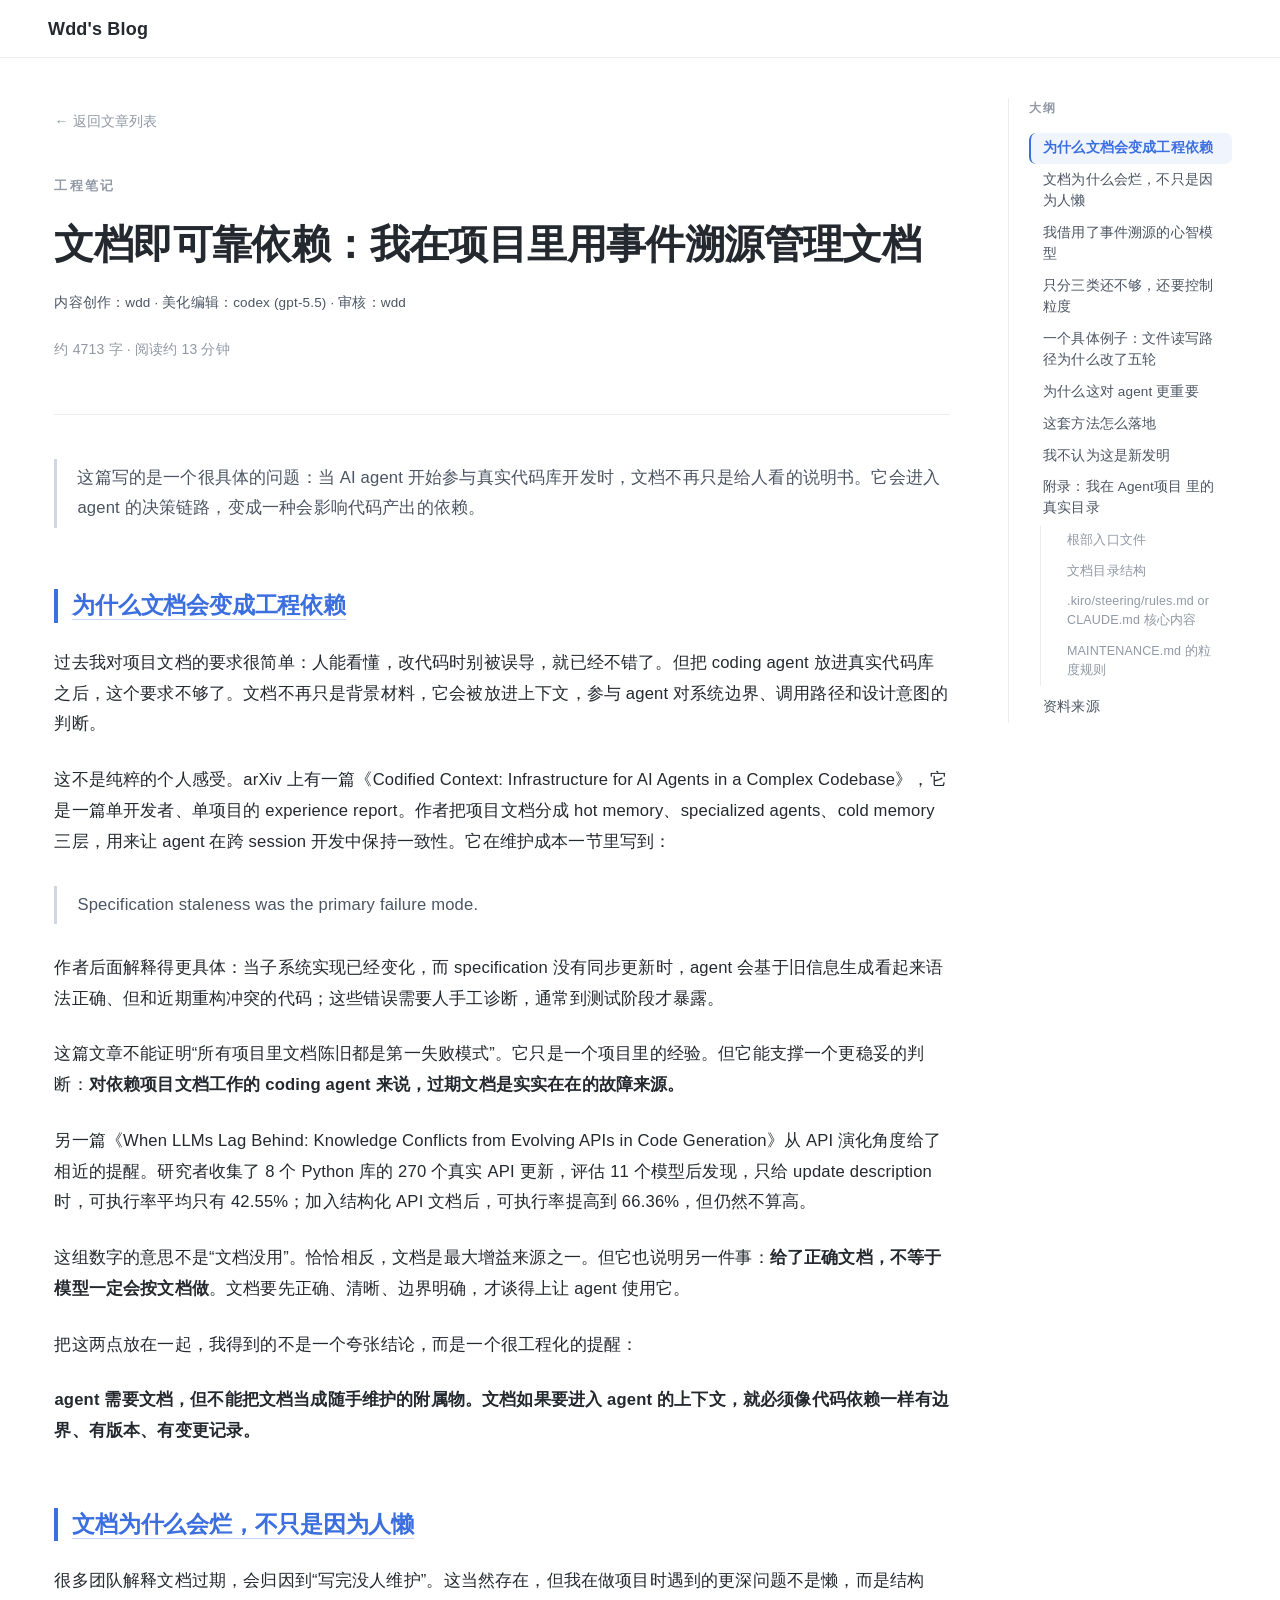
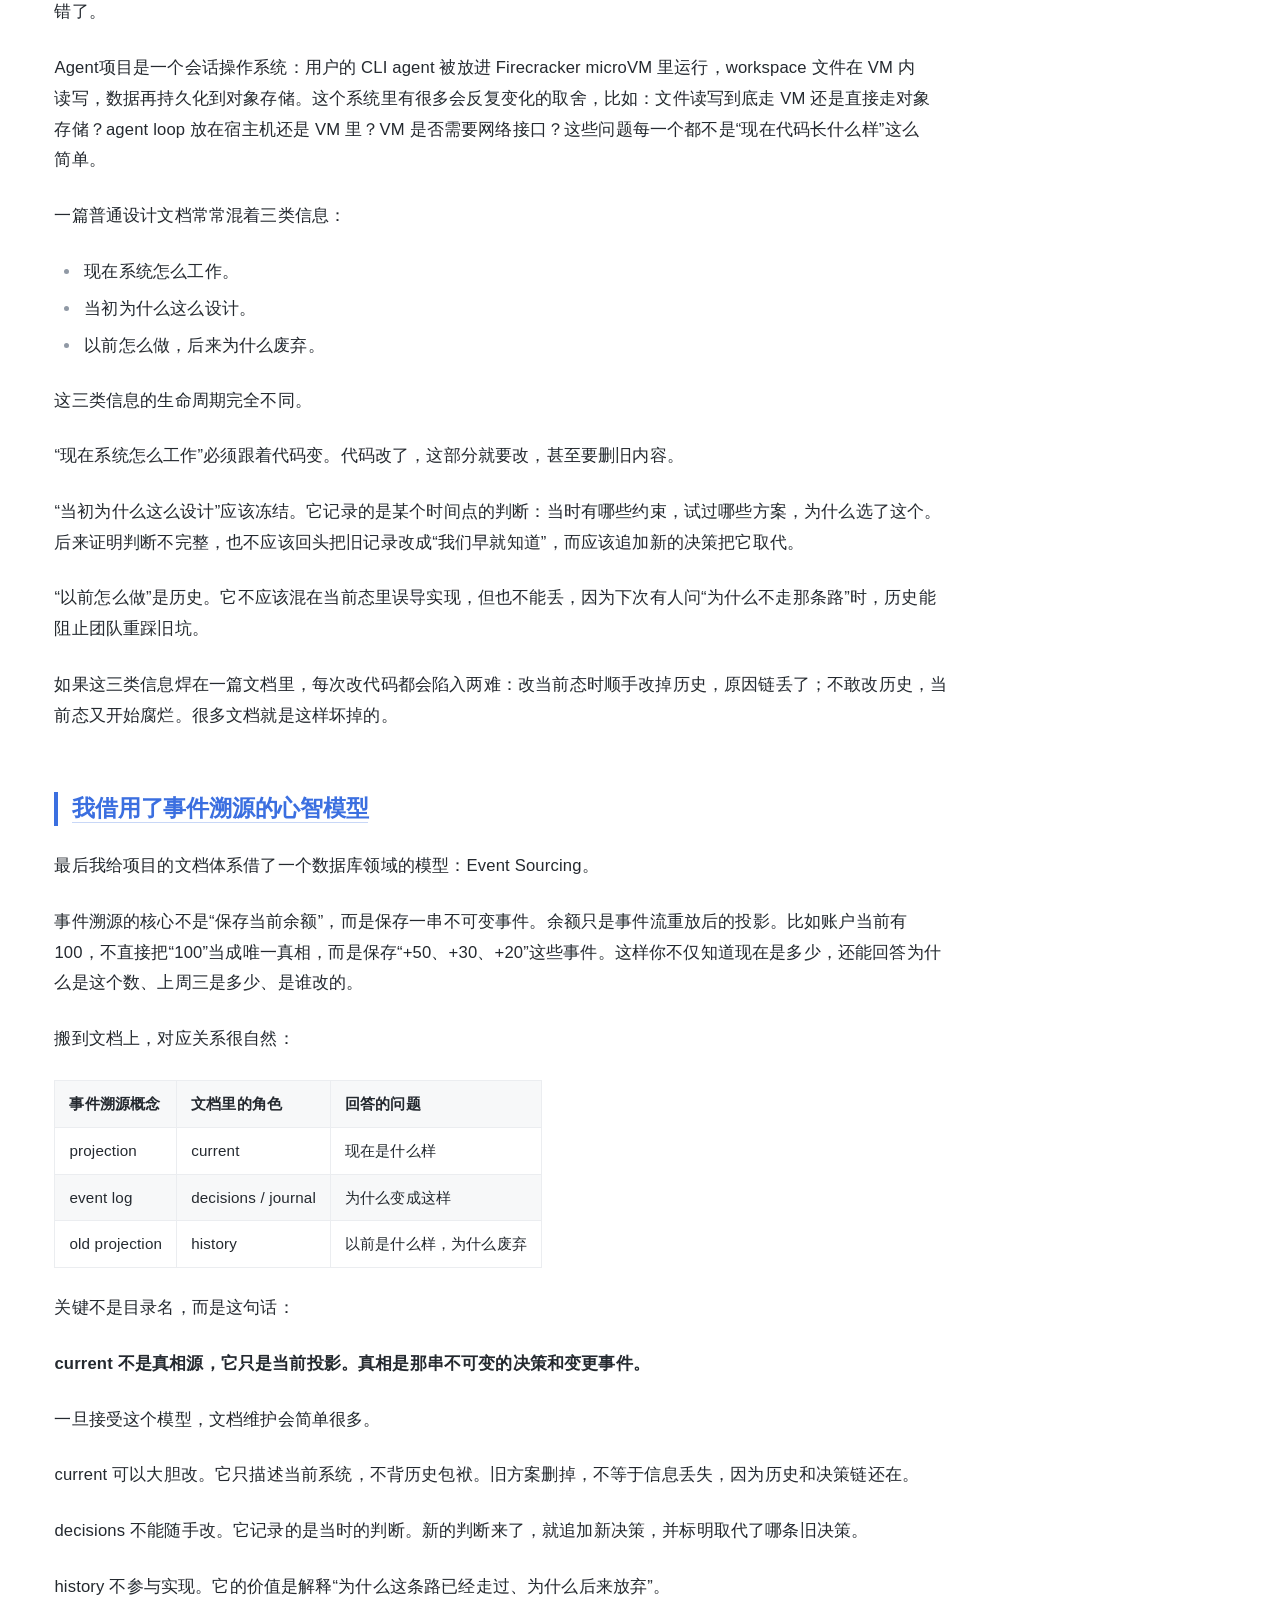
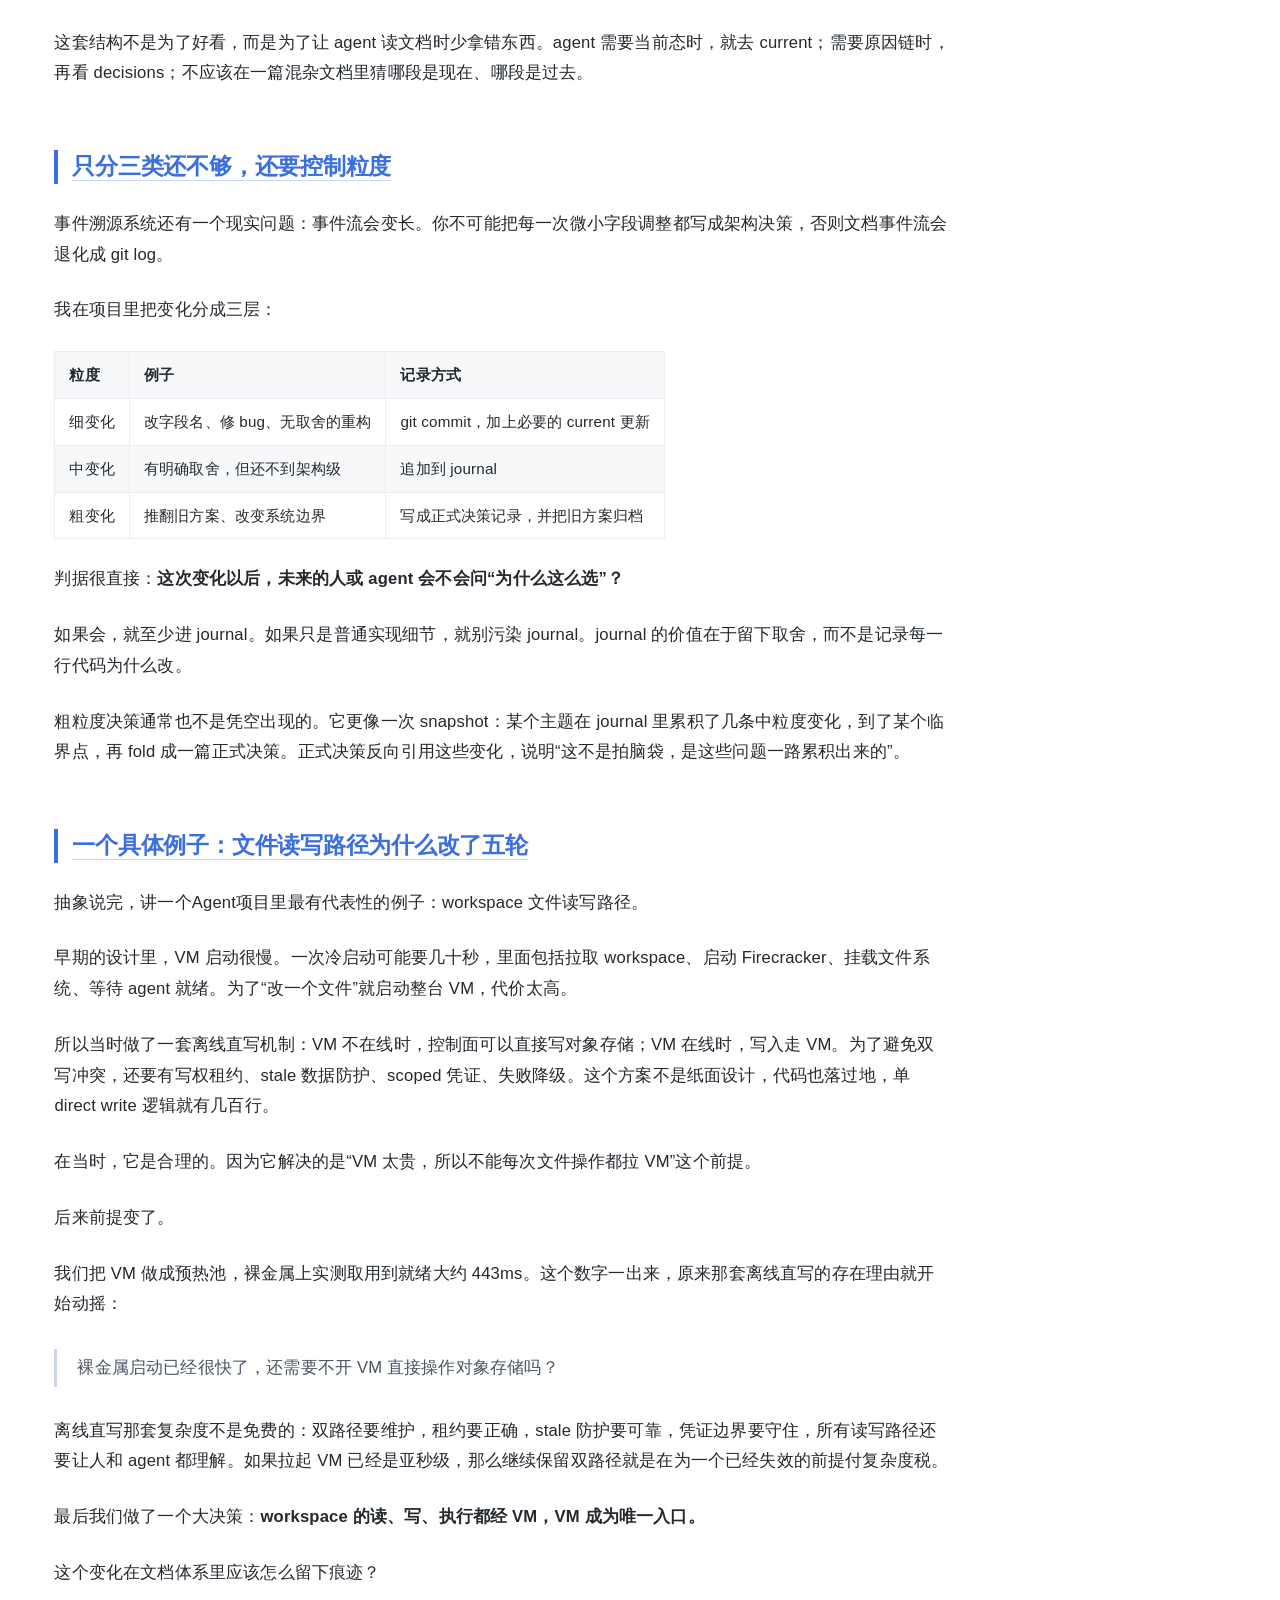
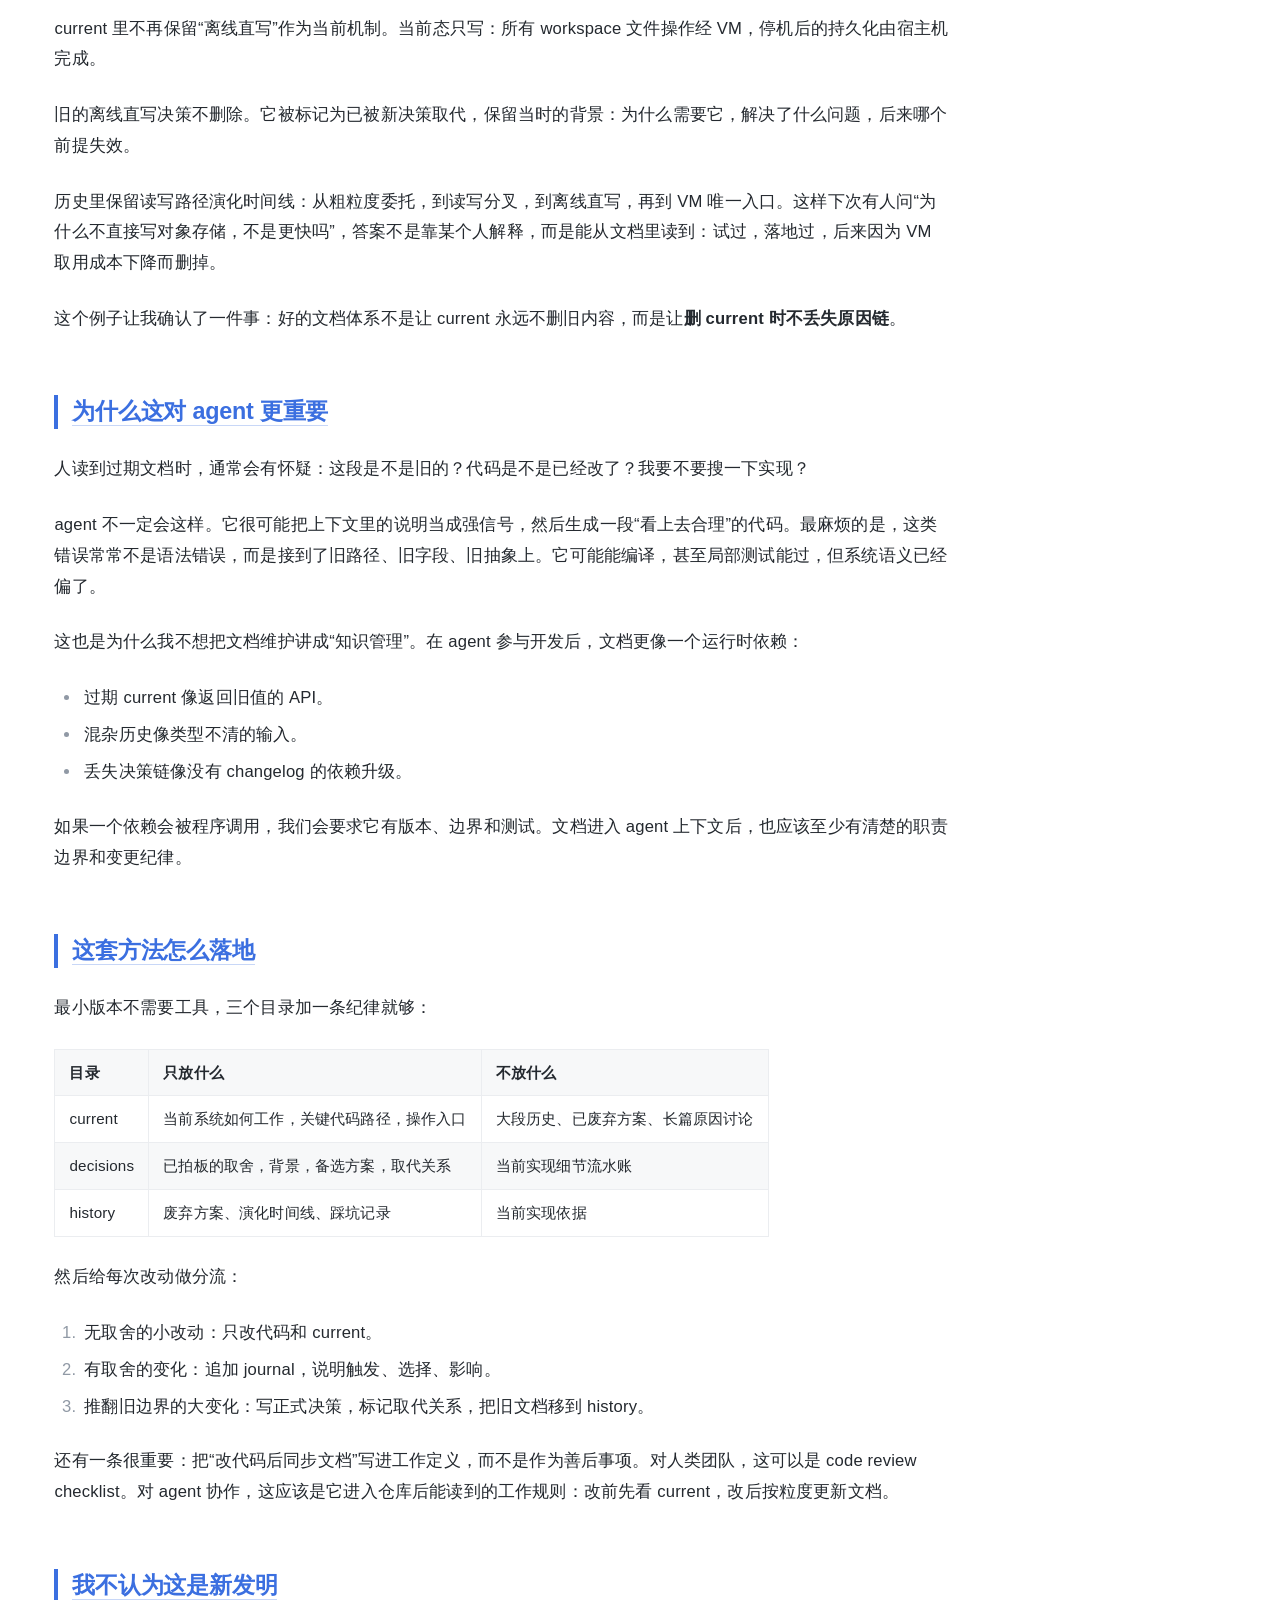
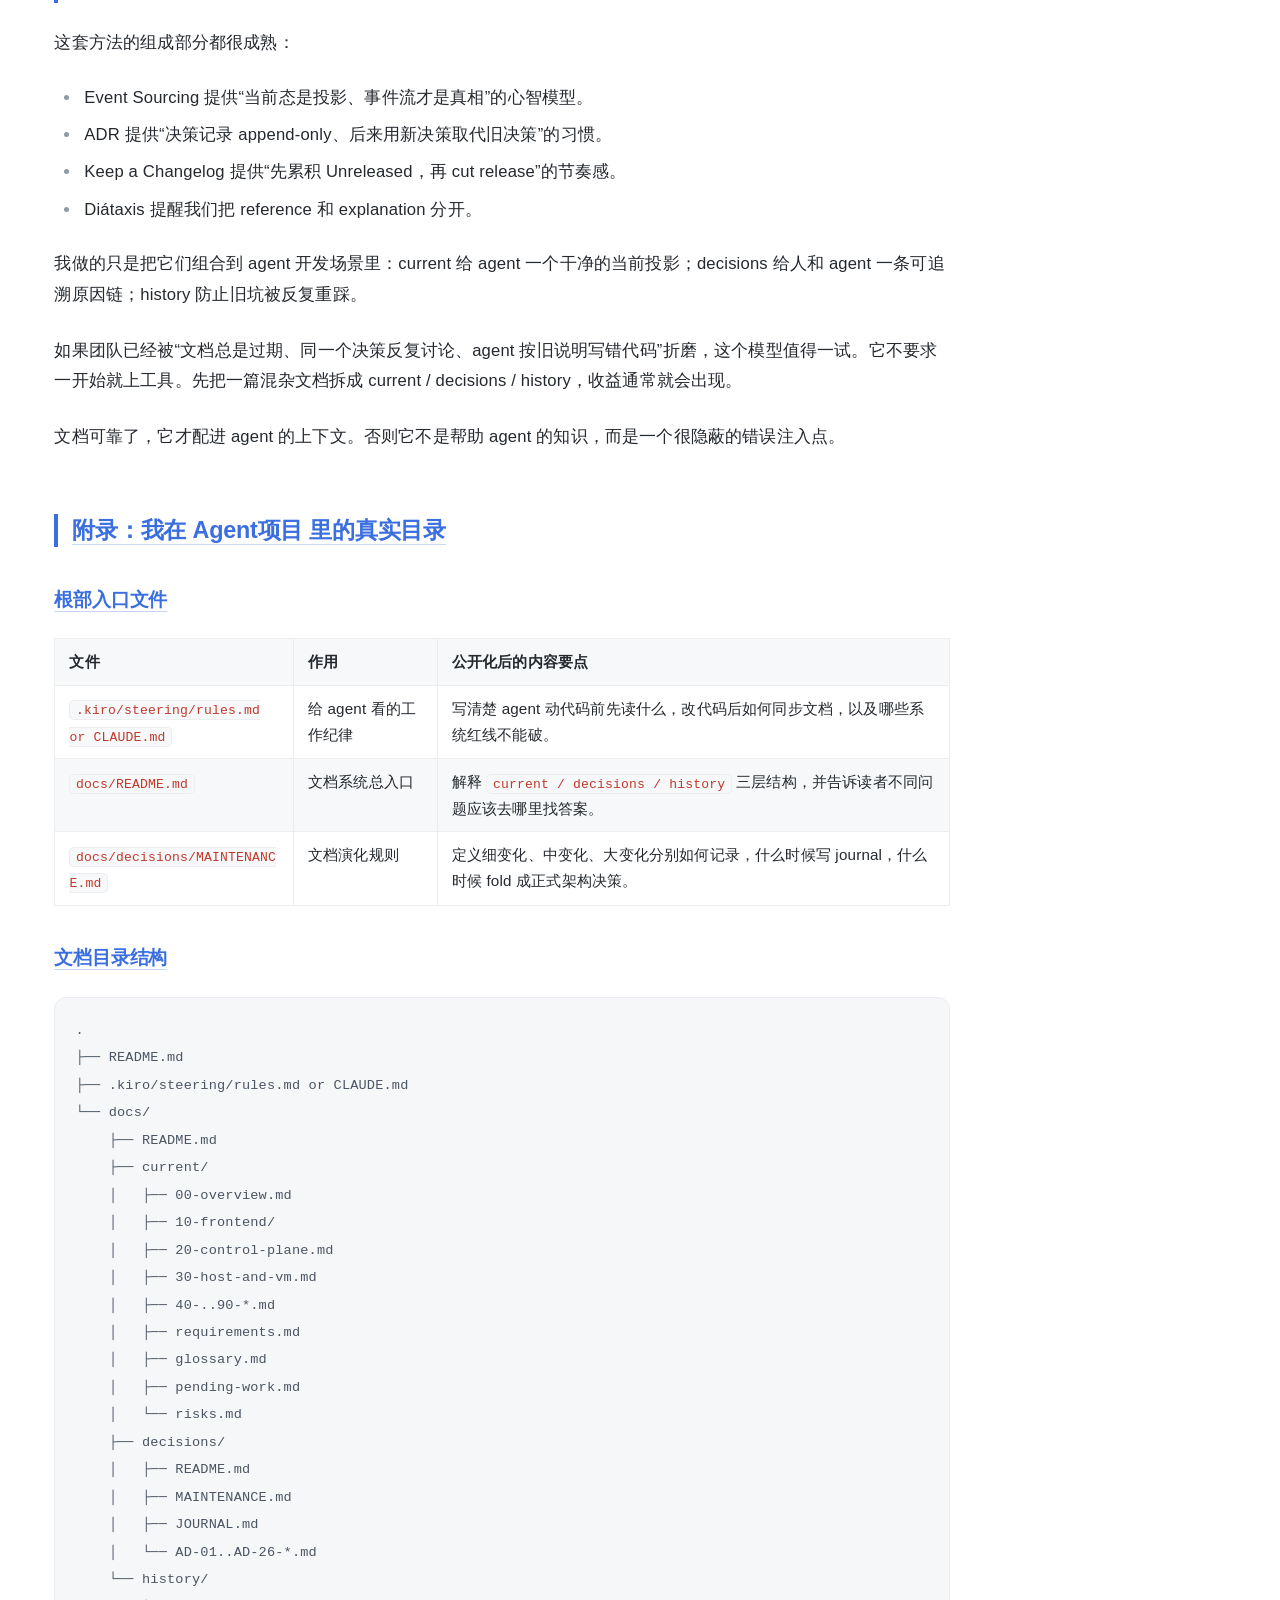
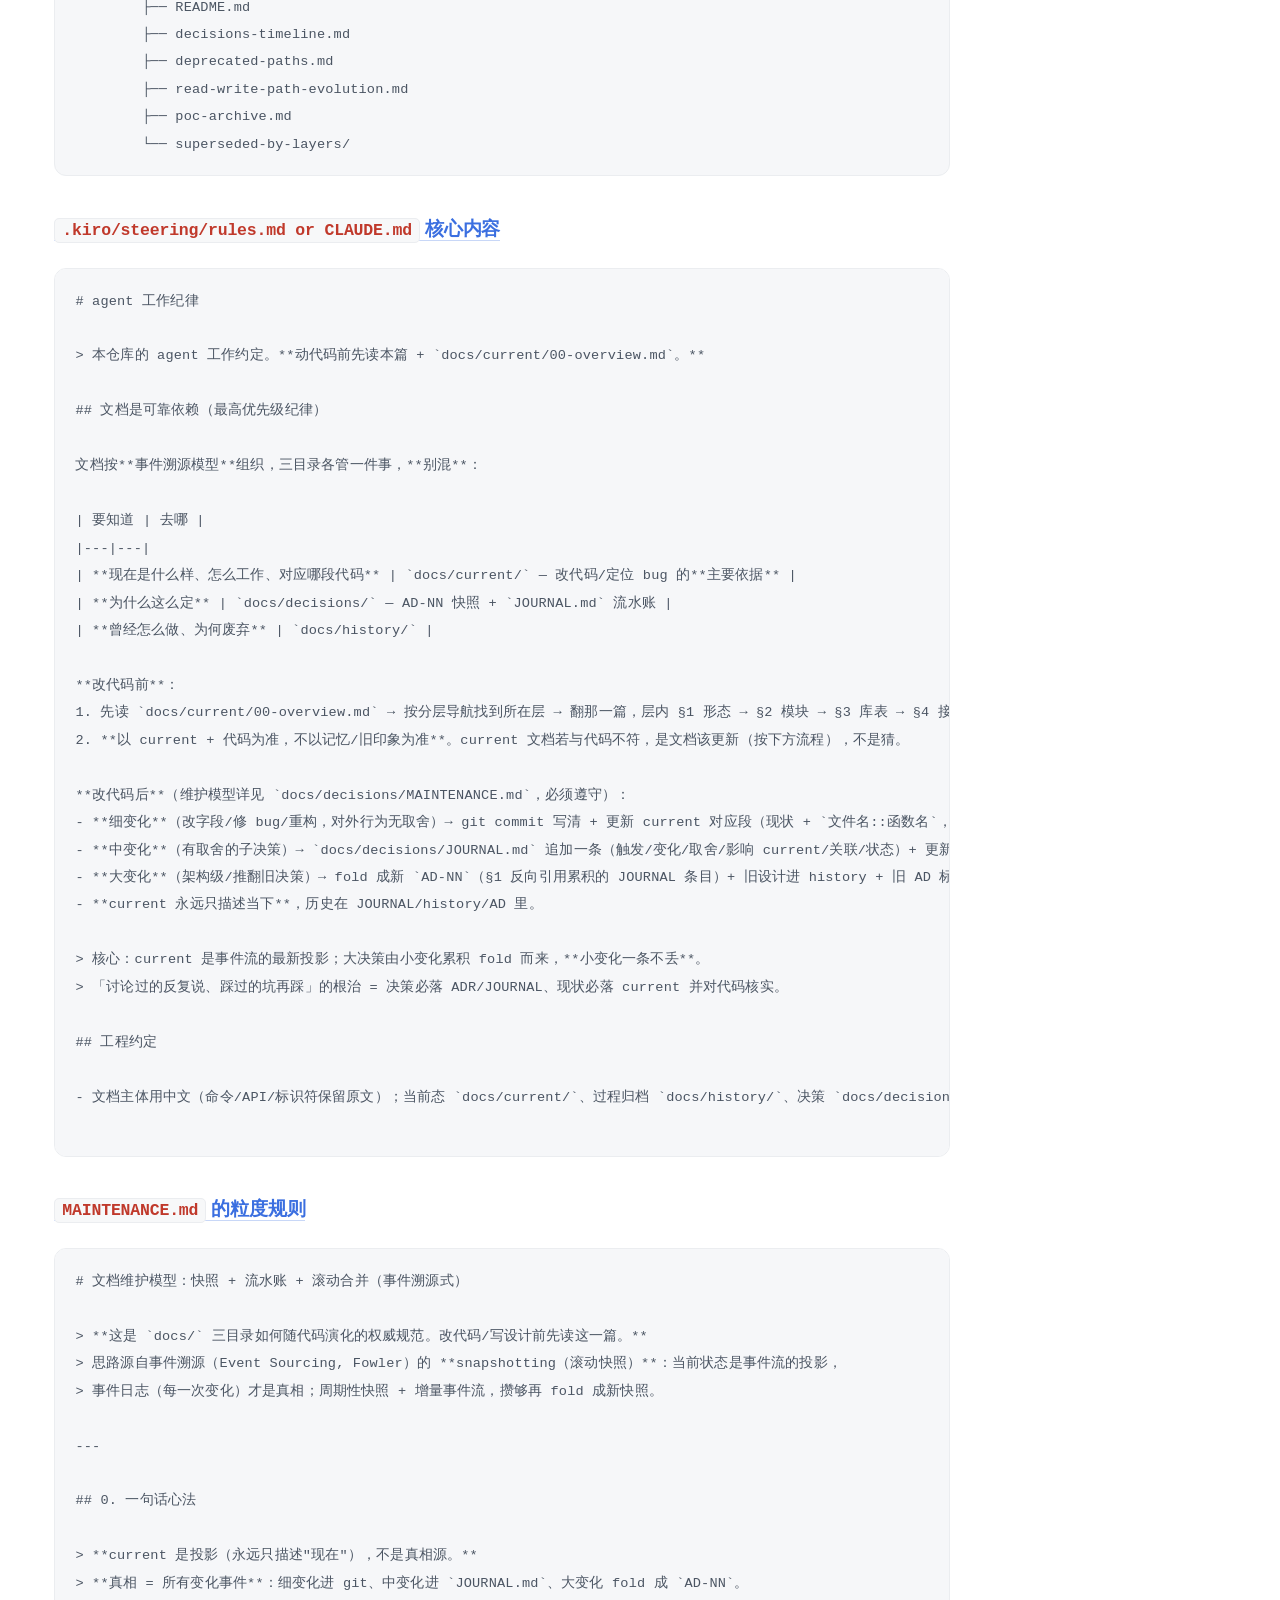
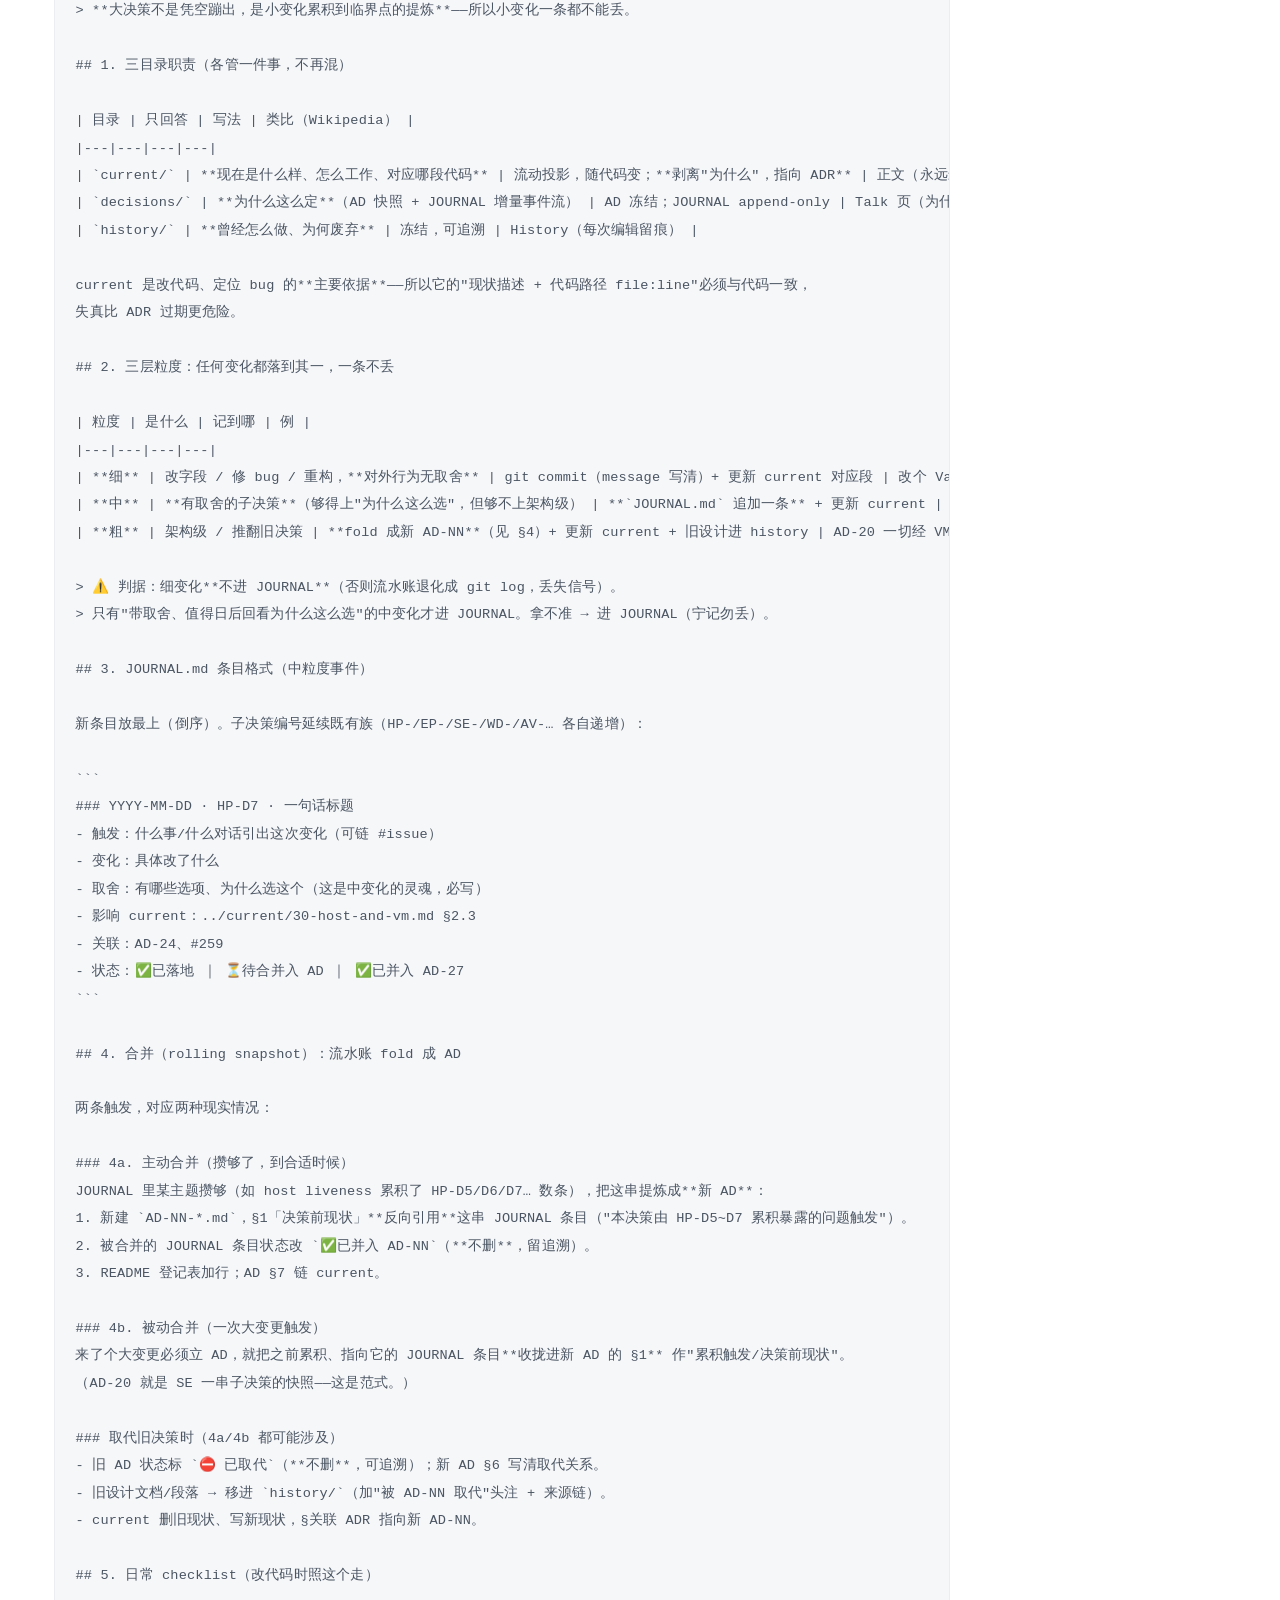
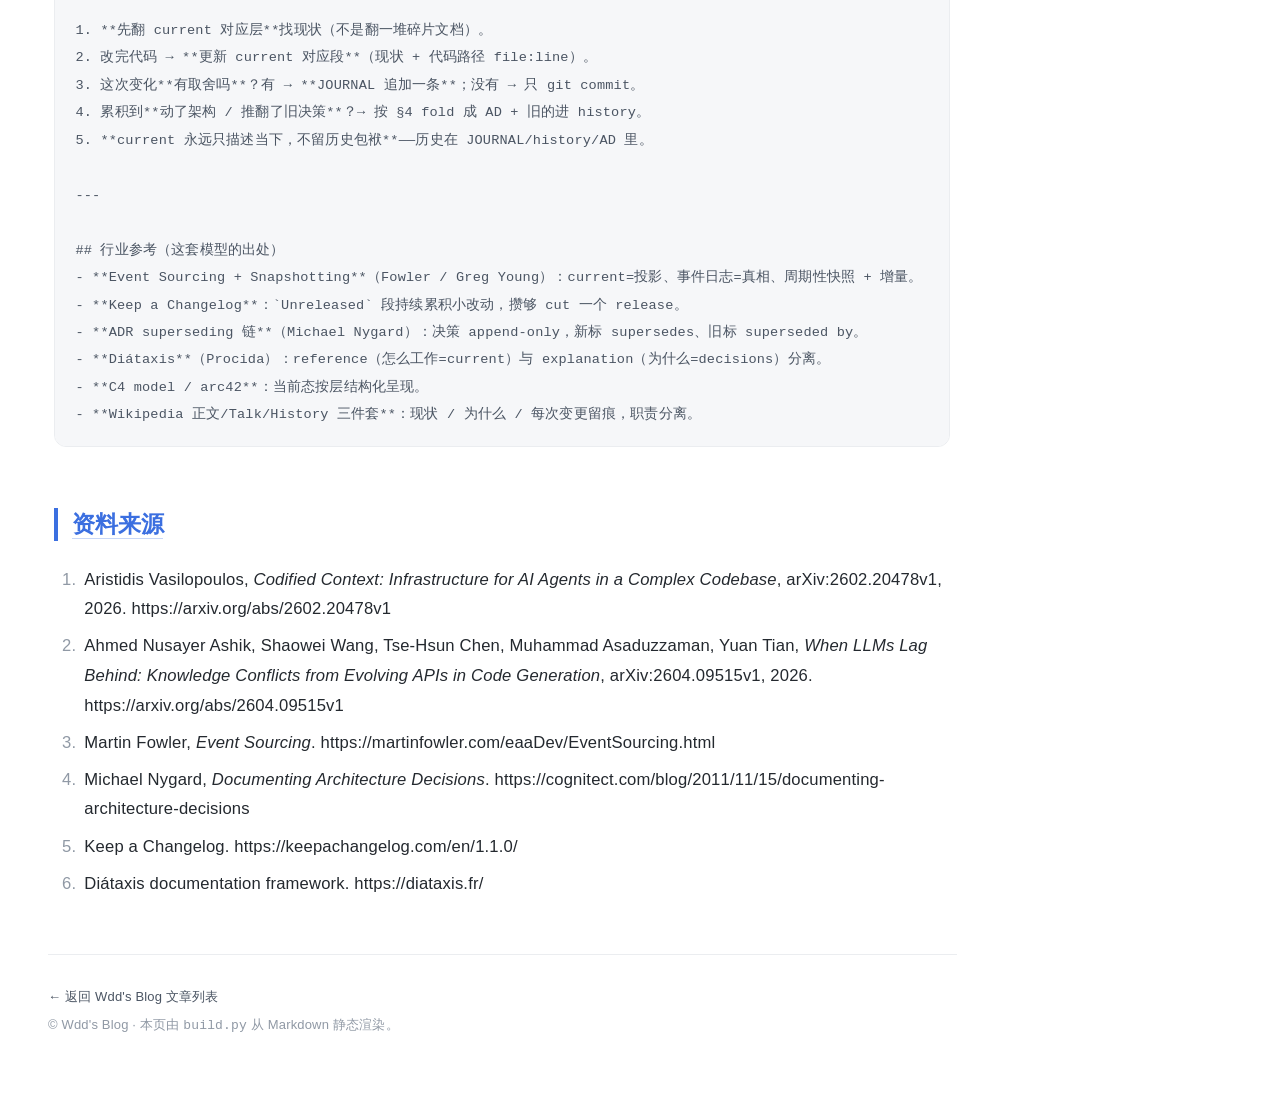
<file: docs/posts/docs-as-reliable-dependency.html>
<!DOCTYPE html>
<html lang="zh-CN">
<head>
<meta charset="utf-8">
<meta name="viewport" content="width=device-width, initial-scale=1">
<meta name="description" content="这篇写的是一个很具体的问题：当 AI agent 开始参与真实代码库开发时，文档不再只是给人看的说明书。它会进入 agent 的决策链路，变成一种会影响代码产出的依赖。">
<title>文档即可靠依赖：我在项目里用事件溯源管理文档 · Wdd&#x27;s Blog</title>
<link rel="stylesheet" href="../assets/style.css">
</head>
<body>
<a class="skip-link" href="#content">跳到正文</a>

<header class="site-header">
  <div class="site-header__inner">
    <a class="site-brand" href="../index.html">Wdd&#x27;s Blog</a>
    <button id="toc-toggle" class="toc-toggle" aria-expanded="false" aria-controls="toc">
      <span class="toc-toggle__icon" aria-hidden="true"></span>
      <span class="toc-toggle__label">目录</span>
    </button>
  </div>
  <div class="reading-progress" id="reading-progress"></div>
</header>

<div class="layout">
  <main class="content" id="content">
    <article class="article">
      <header class="article__hero">
        <a class="article__back" href="../index.html">← 返回文章列表</a>
        <p class="article__eyebrow">工程笔记</p>
        <h1 class="article__title">文档即可靠依赖：我在项目里用事件溯源管理文档</h1>
        <p class="article__byline">内容创作：wdd · 美化编辑：codex (gpt-5.5) · 审核：wdd</p>
        <p class="article__meta">约 4713 字 · 阅读约 13 分钟</p>
      </header>
      <blockquote>
<p>这篇写的是一个很具体的问题：当 AI agent 开始参与真实代码库开发时，文档不再只是给人看的说明书。它会进入 agent 的决策链路，变成一种会影响代码产出的依赖。</p>
</blockquote>
<h2 id="_2"><a class="toclink" href="#_2">为什么文档会变成工程依赖</a></h2>
<p>过去我对项目文档的要求很简单：人能看懂，改代码时别被误导，就已经不错了。但把 coding agent 放进真实代码库之后，这个要求不够了。文档不再只是背景材料，它会被放进上下文，参与 agent 对系统边界、调用路径和设计意图的判断。</p>
<p>这不是纯粹的个人感受。arXiv 上有一篇《Codified Context: Infrastructure for AI Agents in a Complex Codebase》，它是一篇单开发者、单项目的 experience report。作者把项目文档分成 hot memory、specialized agents、cold memory 三层，用来让 agent 在跨 session 开发中保持一致性。它在维护成本一节里写到：</p>
<blockquote>
<p>Specification staleness was the primary failure mode.</p>
</blockquote>
<p>作者后面解释得更具体：当子系统实现已经变化，而 specification 没有同步更新时，agent 会基于旧信息生成看起来语法正确、但和近期重构冲突的代码；这些错误需要人手工诊断，通常到测试阶段才暴露。</p>
<p>这篇文章不能证明“所有项目里文档陈旧都是第一失败模式”。它只是一个项目里的经验。但它能支撑一个更稳妥的判断：<strong>对依赖项目文档工作的 coding agent 来说，过期文档是实实在在的故障来源。</strong></p>
<p>另一篇《When LLMs Lag Behind: Knowledge Conflicts from Evolving APIs in Code Generation》从 API 演化角度给了相近的提醒。研究者收集了 8 个 Python 库的 270 个真实 API 更新，评估 11 个模型后发现，只给 update description 时，可执行率平均只有 42.55%；加入结构化 API 文档后，可执行率提高到 66.36%，但仍然不算高。</p>
<p>这组数字的意思不是“文档没用”。恰恰相反，文档是最大增益来源之一。但它也说明另一件事：<strong>给了正确文档，不等于模型一定会按文档做</strong>。文档要先正确、清晰、边界明确，才谈得上让 agent 使用它。</p>
<p>把这两点放在一起，我得到的不是一个夸张结论，而是一个很工程化的提醒：</p>
<p><strong>agent 需要文档，但不能把文档当成随手维护的附属物。文档如果要进入 agent 的上下文，就必须像代码依赖一样有边界、有版本、有变更记录。</strong></p>
<h2 id="_3"><a class="toclink" href="#_3">文档为什么会烂，不只是因为人懒</a></h2>
<p>很多团队解释文档过期，会归因到“写完没人维护”。这当然存在，但我在做项目时遇到的更深问题不是懒，而是结构错了。</p>
<p>Agent项目是一个会话操作系统：用户的 CLI agent 被放进 Firecracker microVM 里运行，workspace 文件在 VM 内读写，数据再持久化到对象存储。这个系统里有很多会反复变化的取舍，比如：文件读写到底走 VM 还是直接走对象存储？agent loop 放在宿主机还是 VM 里？VM 是否需要网络接口？这些问题每一个都不是“现在代码长什么样”这么简单。</p>
<p>一篇普通设计文档常常混着三类信息：</p>
<ul>
<li>现在系统怎么工作。</li>
<li>当初为什么这么设计。</li>
<li>以前怎么做，后来为什么废弃。</li>
</ul>
<p>这三类信息的生命周期完全不同。</p>
<p>“现在系统怎么工作”必须跟着代码变。代码改了，这部分就要改，甚至要删旧内容。</p>
<p>“当初为什么这么设计”应该冻结。它记录的是某个时间点的判断：当时有哪些约束，试过哪些方案，为什么选了这个。后来证明判断不完整，也不应该回头把旧记录改成“我们早就知道”，而应该追加新的决策把它取代。</p>
<p>“以前怎么做”是历史。它不应该混在当前态里误导实现，但也不能丢，因为下次有人问“为什么不走那条路”时，历史能阻止团队重踩旧坑。</p>
<p>如果这三类信息焊在一篇文档里，每次改代码都会陷入两难：改当前态时顺手改掉历史，原因链丢了；不敢改历史，当前态又开始腐烂。很多文档就是这样坏掉的。</p>
<h2 id="_4"><a class="toclink" href="#_4">我借用了事件溯源的心智模型</a></h2>
<p>最后我给项目的文档体系借了一个数据库领域的模型：Event Sourcing。</p>
<p>事件溯源的核心不是“保存当前余额”，而是保存一串不可变事件。余额只是事件流重放后的投影。比如账户当前有 100，不直接把“100”当成唯一真相，而是保存“+50、+30、+20”这些事件。这样你不仅知道现在是多少，还能回答为什么是这个数、上周三是多少、是谁改的。</p>
<p>搬到文档上，对应关系很自然：</p>
<table>
<thead>
<tr>
<th>事件溯源概念</th>
<th>文档里的角色</th>
<th>回答的问题</th>
</tr>
</thead>
<tbody>
<tr>
<td>projection</td>
<td>current</td>
<td>现在是什么样</td>
</tr>
<tr>
<td>event log</td>
<td>decisions / journal</td>
<td>为什么变成这样</td>
</tr>
<tr>
<td>old projection</td>
<td>history</td>
<td>以前是什么样，为什么废弃</td>
</tr>
</tbody>
</table>
<p>关键不是目录名，而是这句话：</p>
<p><strong>current 不是真相源，它只是当前投影。真相是那串不可变的决策和变更事件。</strong></p>
<p>一旦接受这个模型，文档维护会简单很多。</p>
<p>current 可以大胆改。它只描述当前系统，不背历史包袱。旧方案删掉，不等于信息丢失，因为历史和决策链还在。</p>
<p>decisions 不能随手改。它记录的是当时的判断。新的判断来了，就追加新决策，并标明取代了哪条旧决策。</p>
<p>history 不参与实现。它的价值是解释“为什么这条路已经走过、为什么后来放弃”。</p>
<p>这套结构不是为了好看，而是为了让 agent 读文档时少拿错东西。agent 需要当前态时，就去 current；需要原因链时，再看 decisions；不应该在一篇混杂文档里猜哪段是现在、哪段是过去。</p>
<h2 id="_5"><a class="toclink" href="#_5">只分三类还不够，还要控制粒度</a></h2>
<p>事件溯源系统还有一个现实问题：事件流会变长。你不可能把每一次微小字段调整都写成架构决策，否则文档事件流会退化成 git log。</p>
<p>我在项目里把变化分成三层：</p>
<table>
<thead>
<tr>
<th>粒度</th>
<th>例子</th>
<th>记录方式</th>
</tr>
</thead>
<tbody>
<tr>
<td>细变化</td>
<td>改字段名、修 bug、无取舍的重构</td>
<td>git commit，加上必要的 current 更新</td>
</tr>
<tr>
<td>中变化</td>
<td>有明确取舍，但还不到架构级</td>
<td>追加到 journal</td>
</tr>
<tr>
<td>粗变化</td>
<td>推翻旧方案、改变系统边界</td>
<td>写成正式决策记录，并把旧方案归档</td>
</tr>
</tbody>
</table>
<p>判据很直接：<strong>这次变化以后，未来的人或 agent 会不会问“为什么这么选”？</strong></p>
<p>如果会，就至少进 journal。如果只是普通实现细节，就别污染 journal。journal 的价值在于留下取舍，而不是记录每一行代码为什么改。</p>
<p>粗粒度决策通常也不是凭空出现的。它更像一次 snapshot：某个主题在 journal 里累积了几条中粒度变化，到了某个临界点，再 fold 成一篇正式决策。正式决策反向引用这些变化，说明“这不是拍脑袋，是这些问题一路累积出来的”。</p>
<h2 id="_6"><a class="toclink" href="#_6">一个具体例子：文件读写路径为什么改了五轮</a></h2>
<p>抽象说完，讲一个Agent项目里最有代表性的例子：workspace 文件读写路径。</p>
<p>早期的设计里，VM 启动很慢。一次冷启动可能要几十秒，里面包括拉取 workspace、启动 Firecracker、挂载文件系统、等待 agent 就绪。为了“改一个文件”就启动整台 VM，代价太高。</p>
<p>所以当时做了一套离线直写机制：VM 不在线时，控制面可以直接写对象存储；VM 在线时，写入走 VM。为了避免双写冲突，还要有写权租约、stale 数据防护、scoped 凭证、失败降级。这个方案不是纸面设计，代码也落过地，单 direct write 逻辑就有几百行。</p>
<p>在当时，它是合理的。因为它解决的是“VM 太贵，所以不能每次文件操作都拉 VM”这个前提。</p>
<p>后来前提变了。</p>
<p>我们把 VM 做成预热池，裸金属上实测取用到就绪大约 443ms。这个数字一出来，原来那套离线直写的存在理由就开始动摇：</p>
<blockquote>
<p>裸金属启动已经很快了，还需要不开 VM 直接操作对象存储吗？</p>
</blockquote>
<p>离线直写那套复杂度不是免费的：双路径要维护，租约要正确，stale 防护要可靠，凭证边界要守住，所有读写路径还要让人和 agent 都理解。如果拉起 VM 已经是亚秒级，那么继续保留双路径就是在为一个已经失效的前提付复杂度税。</p>
<p>最后我们做了一个大决策：<strong>workspace 的读、写、执行都经 VM，VM 成为唯一入口。</strong></p>
<p>这个变化在文档体系里应该怎么留下痕迹？</p>
<p>current 里不再保留“离线直写”作为当前机制。当前态只写：所有 workspace 文件操作经 VM，停机后的持久化由宿主机完成。</p>
<p>旧的离线直写决策不删除。它被标记为已被新决策取代，保留当时的背景：为什么需要它，解决了什么问题，后来哪个前提失效。</p>
<p>历史里保留读写路径演化时间线：从粗粒度委托，到读写分叉，到离线直写，再到 VM 唯一入口。这样下次有人问“为什么不直接写对象存储，不是更快吗”，答案不是靠某个人解释，而是能从文档里读到：试过，落地过，后来因为 VM 取用成本下降而删掉。</p>
<p>这个例子让我确认了一件事：好的文档体系不是让 current 永远不删旧内容，而是让<strong>删 current 时不丢失原因链</strong>。</p>
<h2 id="agent"><a class="toclink" href="#agent">为什么这对 agent 更重要</a></h2>
<p>人读到过期文档时，通常会有怀疑：这段是不是旧的？代码是不是已经改了？我要不要搜一下实现？</p>
<p>agent 不一定会这样。它很可能把上下文里的说明当成强信号，然后生成一段“看上去合理”的代码。最麻烦的是，这类错误常常不是语法错误，而是接到了旧路径、旧字段、旧抽象上。它可能能编译，甚至局部测试能过，但系统语义已经偏了。</p>
<p>这也是为什么我不想把文档维护讲成“知识管理”。在 agent 参与开发后，文档更像一个运行时依赖：</p>
<ul>
<li>过期 current 像返回旧值的 API。</li>
<li>混杂历史像类型不清的输入。</li>
<li>丢失决策链像没有 changelog 的依赖升级。</li>
</ul>
<p>如果一个依赖会被程序调用，我们会要求它有版本、边界和测试。文档进入 agent 上下文后，也应该至少有清楚的职责边界和变更纪律。</p>
<h2 id="_7"><a class="toclink" href="#_7">这套方法怎么落地</a></h2>
<p>最小版本不需要工具，三个目录加一条纪律就够：</p>
<table>
<thead>
<tr>
<th>目录</th>
<th>只放什么</th>
<th>不放什么</th>
</tr>
</thead>
<tbody>
<tr>
<td>current</td>
<td>当前系统如何工作，关键代码路径，操作入口</td>
<td>大段历史、已废弃方案、长篇原因讨论</td>
</tr>
<tr>
<td>decisions</td>
<td>已拍板的取舍，背景，备选方案，取代关系</td>
<td>当前实现细节流水账</td>
</tr>
<tr>
<td>history</td>
<td>废弃方案、演化时间线、踩坑记录</td>
<td>当前实现依据</td>
</tr>
</tbody>
</table>
<p>然后给每次改动做分流：</p>
<ol>
<li>无取舍的小改动：只改代码和 current。</li>
<li>有取舍的变化：追加 journal，说明触发、选择、影响。</li>
<li>推翻旧边界的大变化：写正式决策，标记取代关系，把旧文档移到 history。</li>
</ol>
<p>还有一条很重要：把“改代码后同步文档”写进工作定义，而不是作为善后事项。对人类团队，这可以是 code review checklist。对 agent 协作，这应该是它进入仓库后能读到的工作规则：改前先看 current，改后按粒度更新文档。</p>
<h2 id="_8"><a class="toclink" href="#_8">我不认为这是新发明</a></h2>
<p>这套方法的组成部分都很成熟：</p>
<ul>
<li>Event Sourcing 提供“当前态是投影、事件流才是真相”的心智模型。</li>
<li>ADR 提供“决策记录 append-only、后来用新决策取代旧决策”的习惯。</li>
<li>Keep a Changelog 提供“先累积 Unreleased，再 cut release”的节奏感。</li>
<li>Diátaxis 提醒我们把 reference 和 explanation 分开。</li>
</ul>
<p>我做的只是把它们组合到 agent 开发场景里：current 给 agent 一个干净的当前投影；decisions 给人和 agent 一条可追溯原因链；history 防止旧坑被反复重踩。</p>
<p>如果团队已经被“文档总是过期、同一个决策反复讨论、agent 按旧说明写错代码”折磨，这个模型值得一试。它不要求一开始就上工具。先把一篇混杂文档拆成 current / decisions / history，收益通常就会出现。</p>
<p>文档可靠了，它才配进 agent 的上下文。否则它不是帮助 agent 的知识，而是一个很隐蔽的错误注入点。</p>
<h2 id="agent_1"><a class="toclink" href="#agent_1">附录：我在 Agent项目 里的真实目录</a></h2>
<h3 id="_9"><a class="toclink" href="#_9">根部入口文件</a></h3>
<table>
<thead>
<tr>
<th>文件</th>
<th>作用</th>
<th>公开化后的内容要点</th>
</tr>
</thead>
<tbody>
<tr>
<td><code>.kiro/steering/rules.md or CLAUDE.md</code></td>
<td>给 agent 看的工作纪律</td>
<td>写清楚 agent 动代码前先读什么，改代码后如何同步文档，以及哪些系统红线不能破。</td>
</tr>
<tr>
<td><code>docs/README.md</code></td>
<td>文档系统总入口</td>
<td>解释 <code>current / decisions / history</code> 三层结构，并告诉读者不同问题应该去哪里找答案。</td>
</tr>
<tr>
<td><code>docs/decisions/MAINTENANCE.md</code></td>
<td>文档演化规则</td>
<td>定义细变化、中变化、大变化分别如何记录，什么时候写 journal，什么时候 fold 成正式架构决策。</td>
</tr>
</tbody>
</table>
<h3 id="_10"><a class="toclink" href="#_10">文档目录结构</a></h3>
<pre><code class="language-text">.
├── README.md
├── .kiro/steering/rules.md or CLAUDE.md
└── docs/
    ├── README.md
    ├── current/
    │   ├── 00-overview.md
    │   ├── 10-frontend/
    │   ├── 20-control-plane.md
    │   ├── 30-host-and-vm.md
    │   ├── 40-..90-*.md
    │   ├── requirements.md
    │   ├── glossary.md
    │   ├── pending-work.md
    │   └── risks.md
    ├── decisions/
    │   ├── README.md
    │   ├── MAINTENANCE.md
    │   ├── JOURNAL.md
    │   └── AD-01..AD-26-*.md
    └── history/
        ├── README.md
        ├── decisions-timeline.md
        ├── deprecated-paths.md
        ├── read-write-path-evolution.md
        ├── poc-archive.md
        └── superseded-by-layers/
</code></pre>
<h3 id="kirosteeringrulesmd-or-claudemd"><a class="toclink" href="#kirosteeringrulesmd-or-claudemd"><code>.kiro/steering/rules.md or CLAUDE.md</code> 核心内容</a></h3>
<pre><code class="language-text"># agent 工作纪律

&gt; 本仓库的 agent 工作约定。**动代码前先读本篇 + `docs/current/00-overview.md`。**

## 文档是可靠依赖（最高优先级纪律）

文档按**事件溯源模型**组织，三目录各管一件事，**别混**：

| 要知道 | 去哪 |
|---|---|
| **现在是什么样、怎么工作、对应哪段代码** | `docs/current/` — 改代码/定位 bug 的**主要依据** |
| **为什么这么定** | `docs/decisions/` — AD-NN 快照 + `JOURNAL.md` 流水账 |
| **曾经怎么做、为何废弃** | `docs/history/` |

**改代码前**：
1. 先读 `docs/current/00-overview.md` → 按分层导航找到所在层 → 翻那一篇，层内 §1 形态 → §2 模块 → §3 库表 → §4 接口 → §5 主流程定位。
2. **以 current + 代码为准，不以记忆/旧印象为准**。current 文档若与代码不符，是文档该更新（按下方流程），不是猜。

**改代码后**（维护模型详见 `docs/decisions/MAINTENANCE.md`，必须遵守）：
- **细变化**（改字段/修 bug/重构，对外行为无取舍）→ git commit 写清 + 更新 current 对应段（现状 + `文件名::函数名`，不写行号）。
- **中变化**（有取舍的子决策）→ `docs/decisions/JOURNAL.md` 追加一条（触发/变化/取舍/影响 current/关联/状态）+ 更新 current。
- **大变化**（架构级/推翻旧决策）→ fold 成新 `AD-NN`（§1 反向引用累积的 JOURNAL 条目）+ 旧设计进 history + 旧 AD 标 `⛔已取代` + 更新 current。
- **current 永远只描述当下**，历史在 JOURNAL/history/AD 里。

&gt; 核心：current 是事件流的最新投影；大决策由小变化累积 fold 而来，**小变化一条不丢**。
&gt; 「讨论过的反复说、踩过的坑再踩」的根治 = 决策必落 ADR/JOURNAL、现状必落 current 并对代码核实。

## 工程约定

- 文档主体用中文（命令/API/标识符保留原文）；当前态 `docs/current/`、过程归档 `docs/history/`、决策 `docs/decisions/`。

</code></pre>
<h3 id="maintenancemd"><a class="toclink" href="#maintenancemd"><code>MAINTENANCE.md</code> 的粒度规则</a></h3>
<pre><code class="language-text"># 文档维护模型：快照 + 流水账 + 滚动合并（事件溯源式）

&gt; **这是 `docs/` 三目录如何随代码演化的权威规范。改代码/写设计前先读这一篇。**
&gt; 思路源自事件溯源（Event Sourcing, Fowler）的 **snapshotting（滚动快照）**：当前状态是事件流的投影，
&gt; 事件日志（每一次变化）才是真相；周期性快照 + 增量事件流，攒够再 fold 成新快照。

---

## 0. 一句话心法

&gt; **current 是投影（永远只描述&quot;现在&quot;），不是真相源。**
&gt; **真相 = 所有变化事件**：细变化进 git、中变化进 `JOURNAL.md`、大变化 fold 成 `AD-NN`。
&gt; **大决策不是凭空蹦出，是小变化累积到临界点的提炼**——所以小变化一条都不能丢。

## 1. 三目录职责（各管一件事，不再混）

| 目录 | 只回答 | 写法 | 类比（Wikipedia） |
|---|---|---|---|
| `current/` | **现在是什么样、怎么工作、对应哪段代码** | 流动投影，随代码变；**剥离&quot;为什么&quot;，指向 ADR** | 正文（永远最新） |
| `decisions/` | **为什么这么定**（AD 快照 + JOURNAL 增量事件流） | AD 冻结；JOURNAL append-only | Talk 页（为什么） |
| `history/` | **曾经怎么做、为何废弃** | 冻结，可追溯 | History（每次编辑留痕） |

current 是改代码、定位 bug 的**主要依据**——所以它的&quot;现状描述 + 代码路径 file:line&quot;必须与代码一致，
失真比 ADR 过期更危险。

## 2. 三层粒度：任何变化都落到其一，一条不丢

| 粒度 | 是什么 | 记到哪 | 例 |
|---|---|---|---|
| **细** | 改字段 / 修 bug / 重构，**对外行为无取舍** | git commit（message 写清）+ 更新 current 对应段 | 改个 Valkey key 命名 |
| **中** | **有取舍的子决策**（够得上&quot;为什么这么选&quot;，但够不上架构级） | **`JOURNAL.md` 追加一条** + 更新 current | HP-D5 双向自愈 / EP-D11 固定 upstream |
| **粗** | 架构级 / 推翻旧决策 | **fold 成新 AD-NN**（见 §4）+ 更新 current + 旧设计进 history | AD-20 一切经 VM |

&gt; ⚠️ 判据：细变化**不进 JOURNAL**（否则流水账退化成 git log，丢失信号）。
&gt; 只有&quot;带取舍、值得日后回看为什么这么选&quot;的中变化才进 JOURNAL。拿不准 → 进 JOURNAL（宁记勿丢）。

## 3. JOURNAL.md 条目格式（中粒度事件）

新条目放最上（倒序）。子决策编号延续既有族（HP-/EP-/SE-/WD-/AV-… 各自递增）：

```
### YYYY-MM-DD · HP-D7 · 一句话标题
- 触发：什么事/什么对话引出这次变化（可链 #issue）
- 变化：具体改了什么
- 取舍：有哪些选项、为什么选这个（这是中变化的灵魂，必写）
- 影响 current：../current/30-host-and-vm.md §2.3
- 关联：AD-24、#259
- 状态：✅已落地 ｜ ⏳待合并入 AD ｜ ✅已并入 AD-27
```

## 4. 合并（rolling snapshot）：流水账 fold 成 AD

两条触发，对应两种现实情况：

### 4a. 主动合并（攒够了，到合适时候）
JOURNAL 里某主题攒够（如 host liveness 累积了 HP-D5/D6/D7… 数条），把这串提炼成**新 AD**：
1. 新建 `AD-NN-*.md`，§1「决策前现状」**反向引用**这串 JOURNAL 条目（&quot;本决策由 HP-D5~D7 累积暴露的问题触发&quot;）。
2. 被合并的 JOURNAL 条目状态改 `✅已并入 AD-NN`（**不删**，留追溯）。
3. README 登记表加行；AD §7 链 current。

### 4b. 被动合并（一次大变更触发）
来了个大变更必须立 AD，就把之前累积、指向它的 JOURNAL 条目**收拢进新 AD 的 §1** 作&quot;累积触发/决策前现状&quot;。
（AD-20 就是 SE 一串子决策的快照——这是范式。）

### 取代旧决策时（4a/4b 都可能涉及）
- 旧 AD 状态标 `⛔ 已取代`（**不删**，可追溯）；新 AD §6 写清取代关系。
- 旧设计文档/段落 → 移进 `history/`（加&quot;被 AD-NN 取代&quot;头注 + 来源链）。
- current 删旧现状、写新现状，§关联 ADR 指向新 AD-NN。

## 5. 日常 checklist（改代码时照这个走）

1. **先翻 current 对应层**找现状（不是翻一堆碎片文档）。
2. 改完代码 → **更新 current 对应段**（现状 + 代码路径 file:line）。
3. 这次变化**有取舍吗**？有 → **JOURNAL 追加一条**；没有 → 只 git commit。
4. 累积到**动了架构 / 推翻了旧决策**？→ 按 §4 fold 成 AD + 旧的进 history。
5. **current 永远只描述当下，不留历史包袱**——历史在 JOURNAL/history/AD 里。

---

## 行业参考（这套模型的出处）
- **Event Sourcing + Snapshotting**（Fowler / Greg Young）：current=投影、事件日志=真相、周期性快照 + 增量。
- **Keep a Changelog**：`Unreleased` 段持续累积小改动，攒够 cut 一个 release。
- **ADR superseding 链**（Michael Nygard）：决策 append-only，新标 supersedes、旧标 superseded by。
- **Diátaxis**（Procida）：reference（怎么工作=current）与 explanation（为什么=decisions）分离。
- **C4 model / arc42**：当前态按层结构化呈现。
- **Wikipedia 正文/Talk/History 三件套**：现状 / 为什么 / 每次变更留痕，职责分离。
</code></pre>
<h2 id="_11"><a class="toclink" href="#_11">资料来源</a></h2>
<ol>
<li>Aristidis Vasilopoulos, <em>Codified Context: Infrastructure for AI Agents in a Complex Codebase</em>, arXiv:2602.20478v1, 2026. https://arxiv.org/abs/2602.20478v1</li>
<li>Ahmed Nusayer Ashik, Shaowei Wang, Tse-Hsun Chen, Muhammad Asaduzzaman, Yuan Tian, <em>When LLMs Lag Behind: Knowledge Conflicts from Evolving APIs in Code Generation</em>, arXiv:2604.09515v1, 2026. https://arxiv.org/abs/2604.09515v1</li>
<li>Martin Fowler, <em>Event Sourcing</em>. https://martinfowler.com/eaaDev/EventSourcing.html</li>
<li>Michael Nygard, <em>Documenting Architecture Decisions</em>. https://cognitect.com/blog/2011/11/15/documenting-architecture-decisions</li>
<li>Keep a Changelog. https://keepachangelog.com/en/1.1.0/</li>
<li>Diátaxis documentation framework. https://diataxis.fr/</li>
</ol>
    </article>
    <footer class="site-footer">
      <p><a href="../index.html">← 返回 Wdd&#x27;s Blog 文章列表</a></p>
      <p>© Wdd&#x27;s Blog · 本页由 <code>build.py</code> 从 Markdown 静态渲染。</p>
    </footer>
  </main>

  <aside class="toc-sidebar" id="toc" aria-label="文章大纲">
    <div class="toc-sidebar__inner">
      <p class="toc-sidebar__title">大纲</p>
      <nav class="toc-nav">
        <ul>
<li><a href="#_2">为什么文档会变成工程依赖</a></li>
<li><a href="#_3">文档为什么会烂，不只是因为人懒</a></li>
<li><a href="#_4">我借用了事件溯源的心智模型</a></li>
<li><a href="#_5">只分三类还不够，还要控制粒度</a></li>
<li><a href="#_6">一个具体例子：文件读写路径为什么改了五轮</a></li>
<li><a href="#agent">为什么这对 agent 更重要</a></li>
<li><a href="#_7">这套方法怎么落地</a></li>
<li><a href="#_8">我不认为这是新发明</a></li>
<li><a href="#agent_1">附录：我在 Agent项目 里的真实目录</a><ul>
<li><a href="#_9">根部入口文件</a></li>
<li><a href="#_10">文档目录结构</a></li>
<li><a href="#kirosteeringrulesmd-or-claudemd">.kiro/steering/rules.md or CLAUDE.md 核心内容</a></li>
<li><a href="#maintenancemd">MAINTENANCE.md 的粒度规则</a></li>
</ul>
</li>
<li><a href="#_11">资料来源</a></li>
</ul>
      </nav>
    </div>
  </aside>
</div>

<div class="toc-backdrop" id="toc-backdrop" hidden></div>

<script src="../assets/toc.js" defer></script>
</body>
</html>
</file>
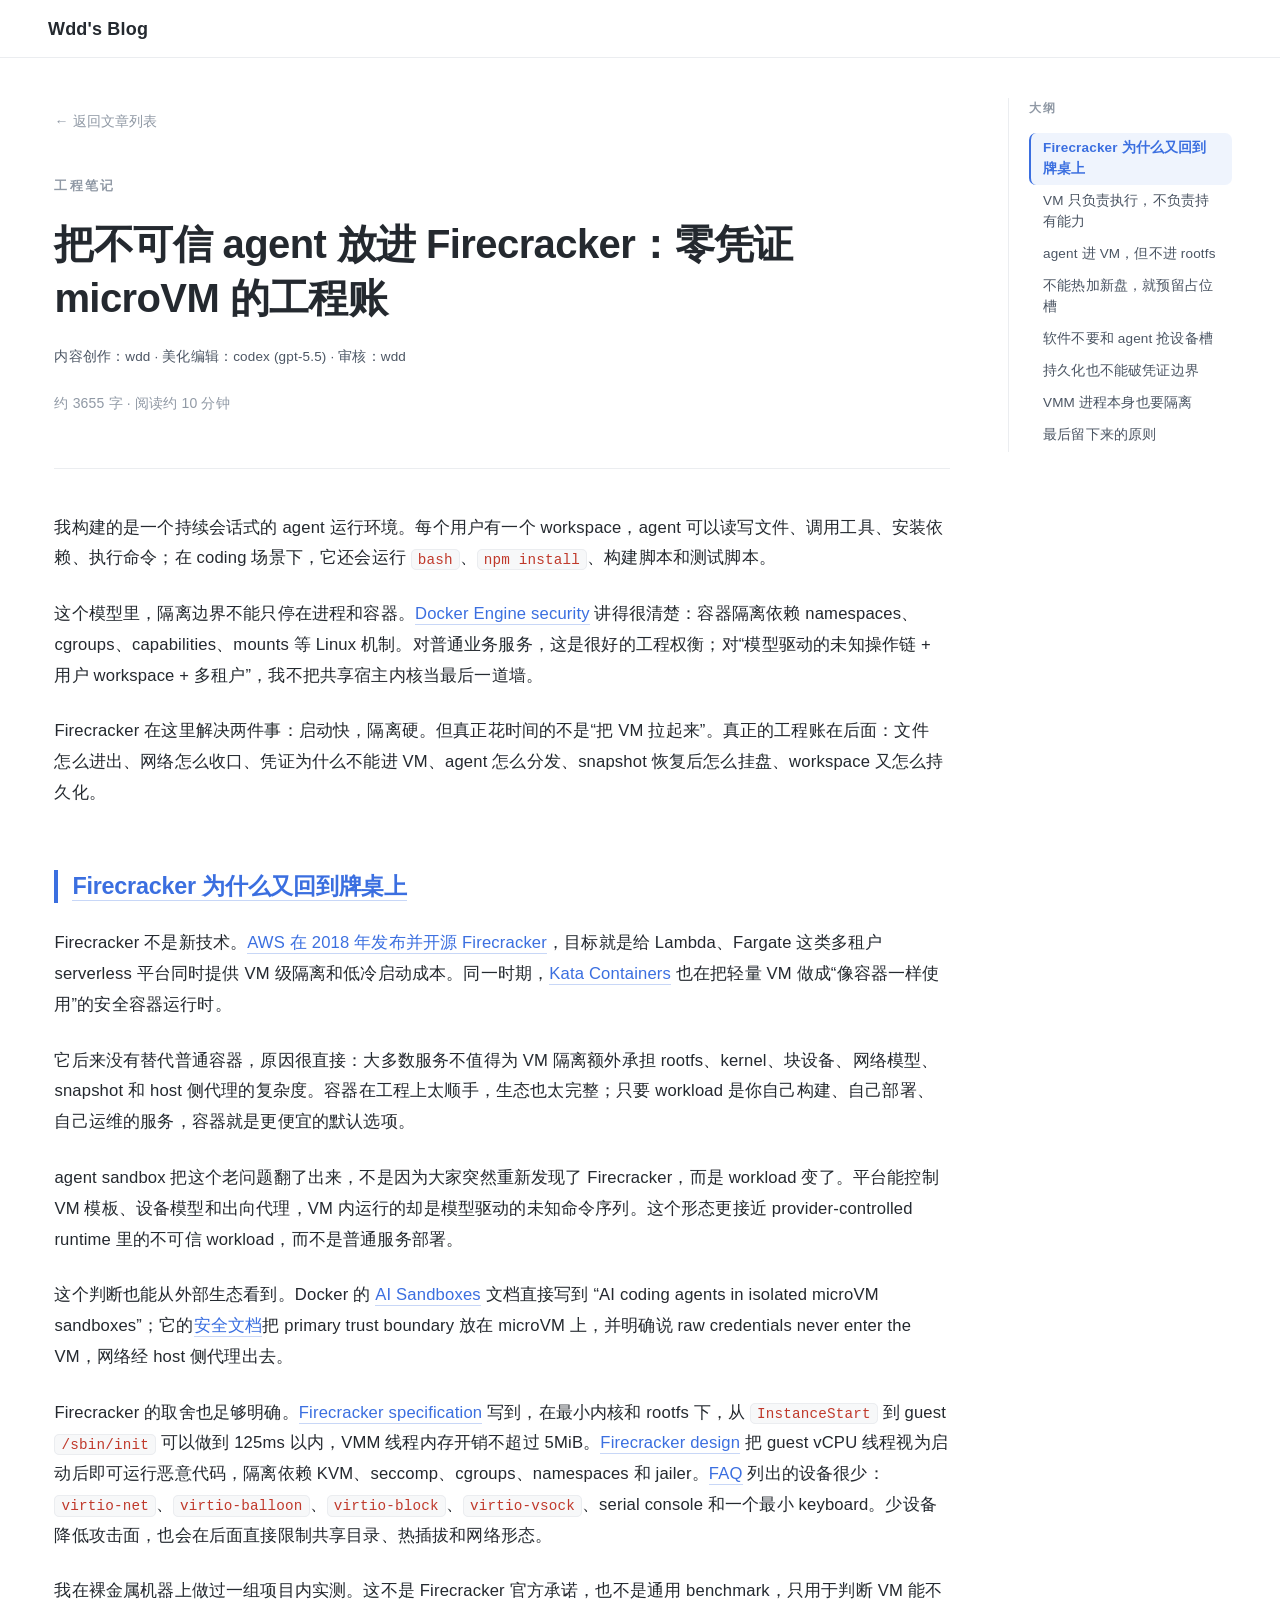
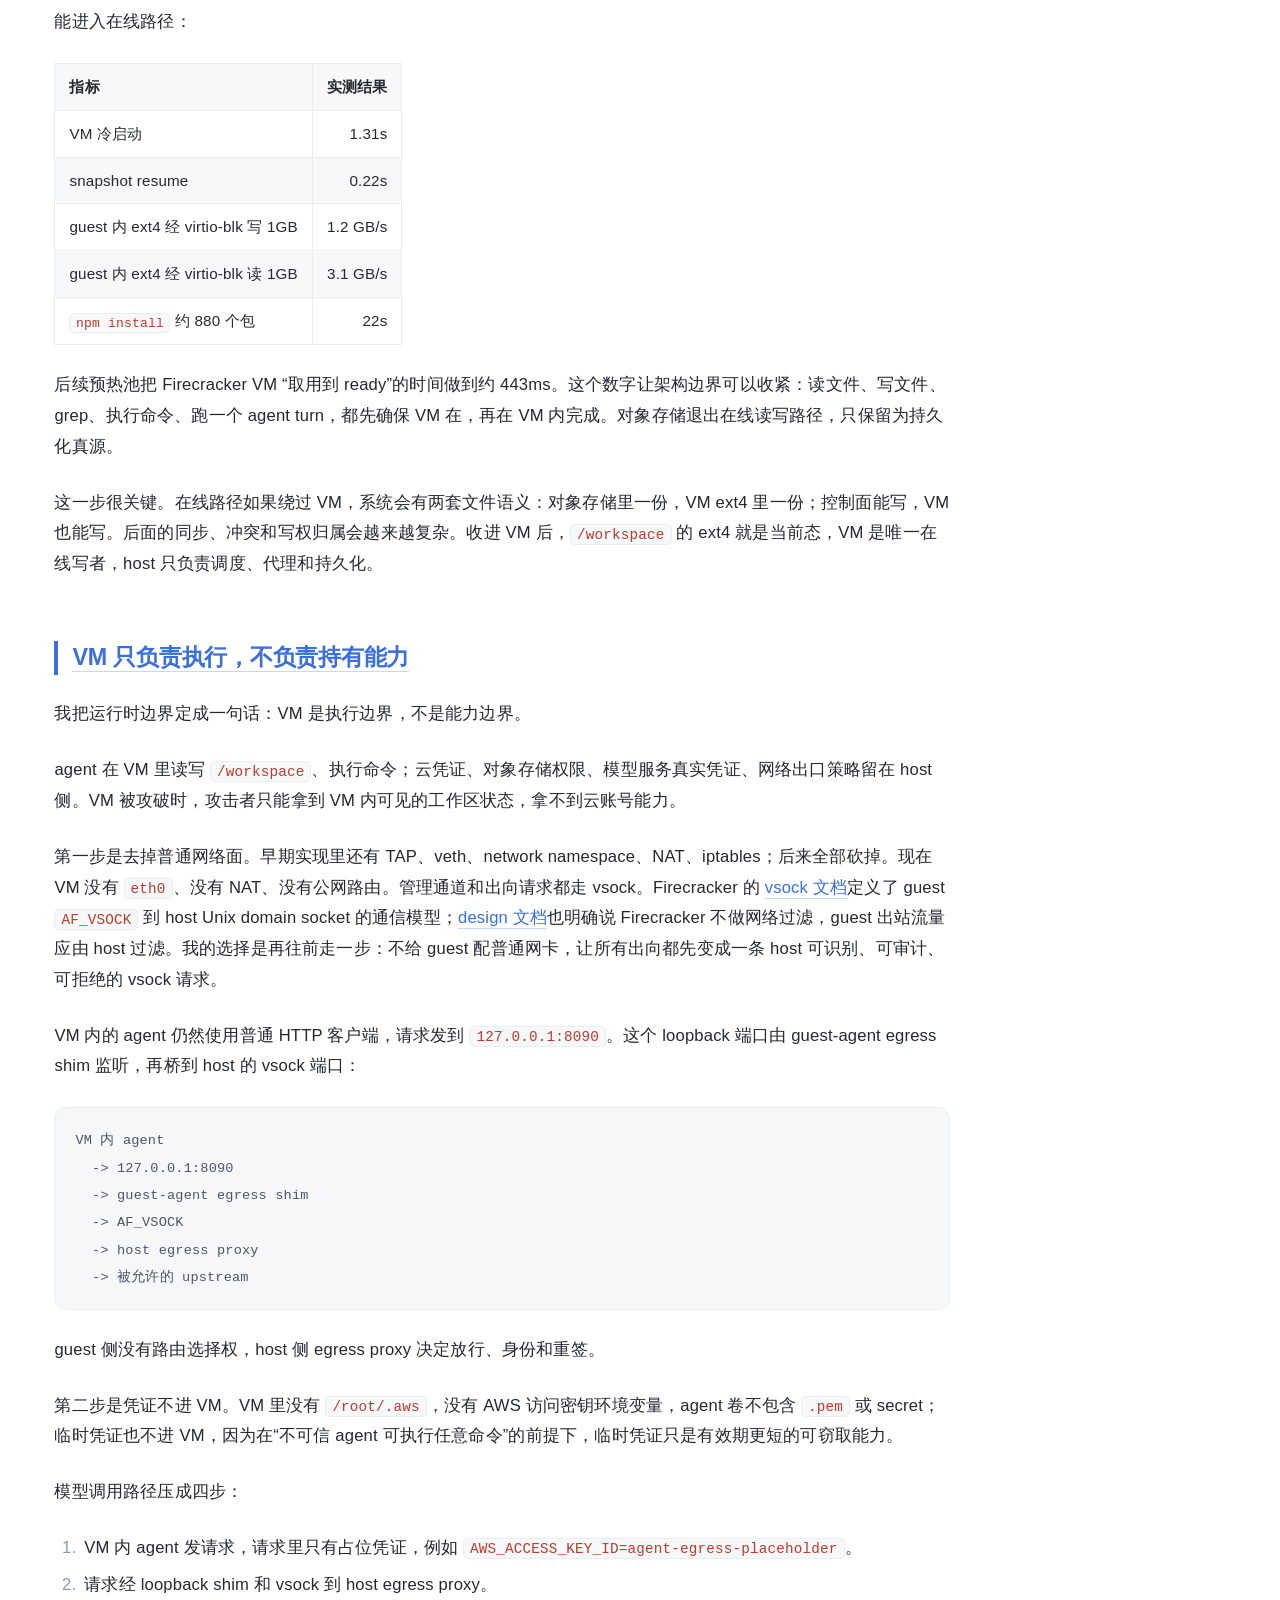
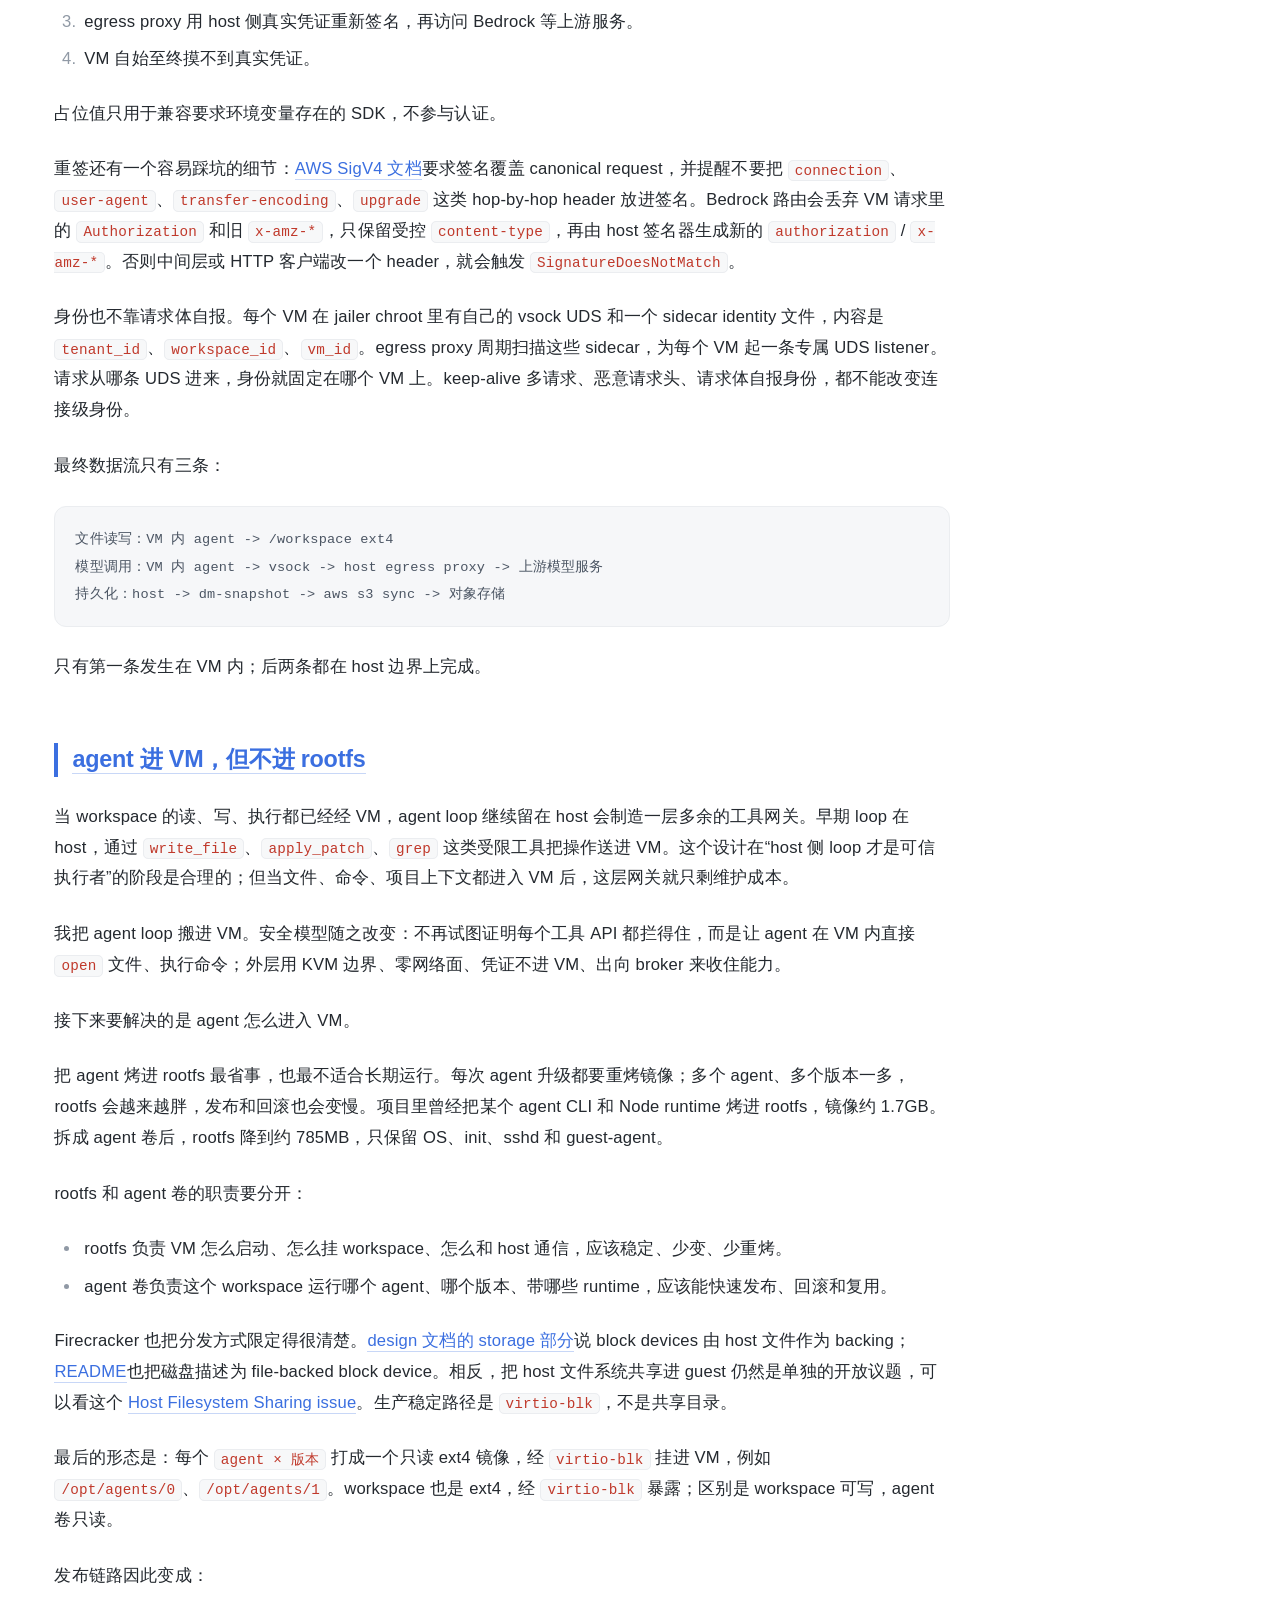
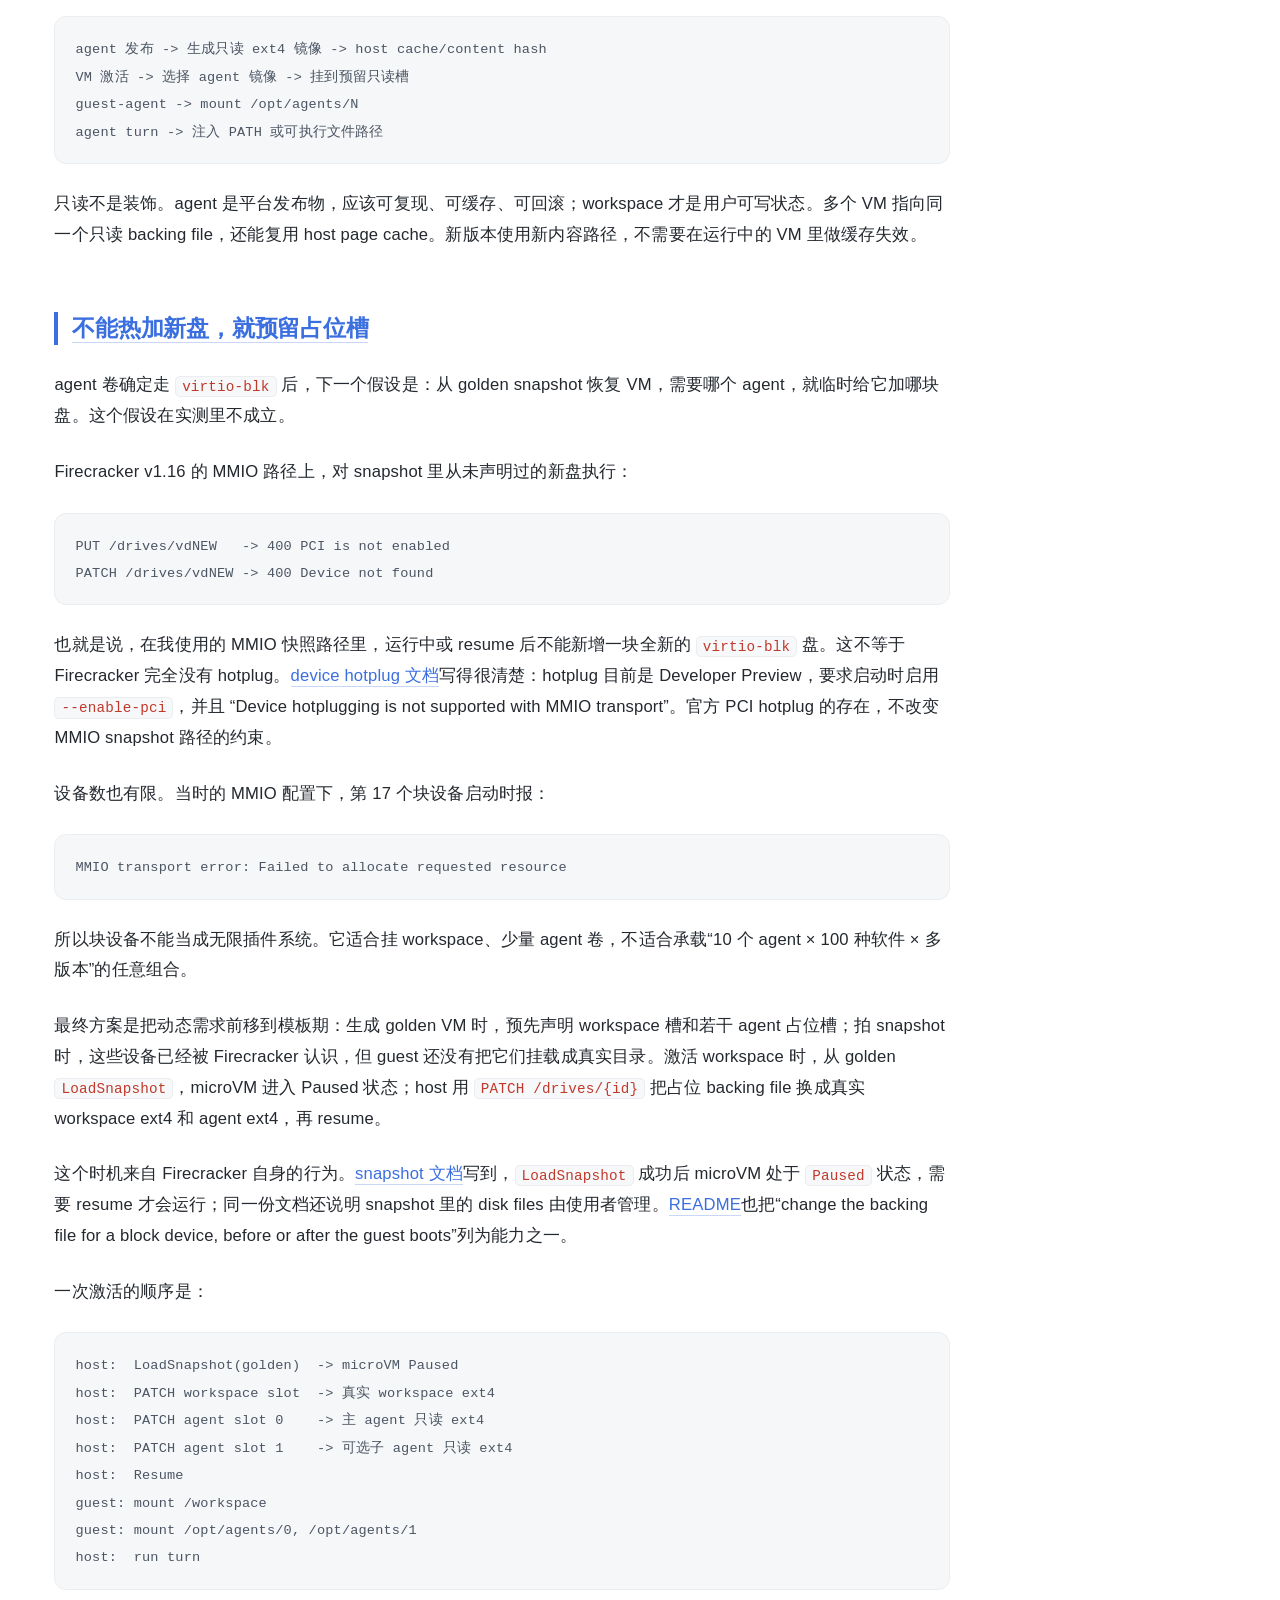
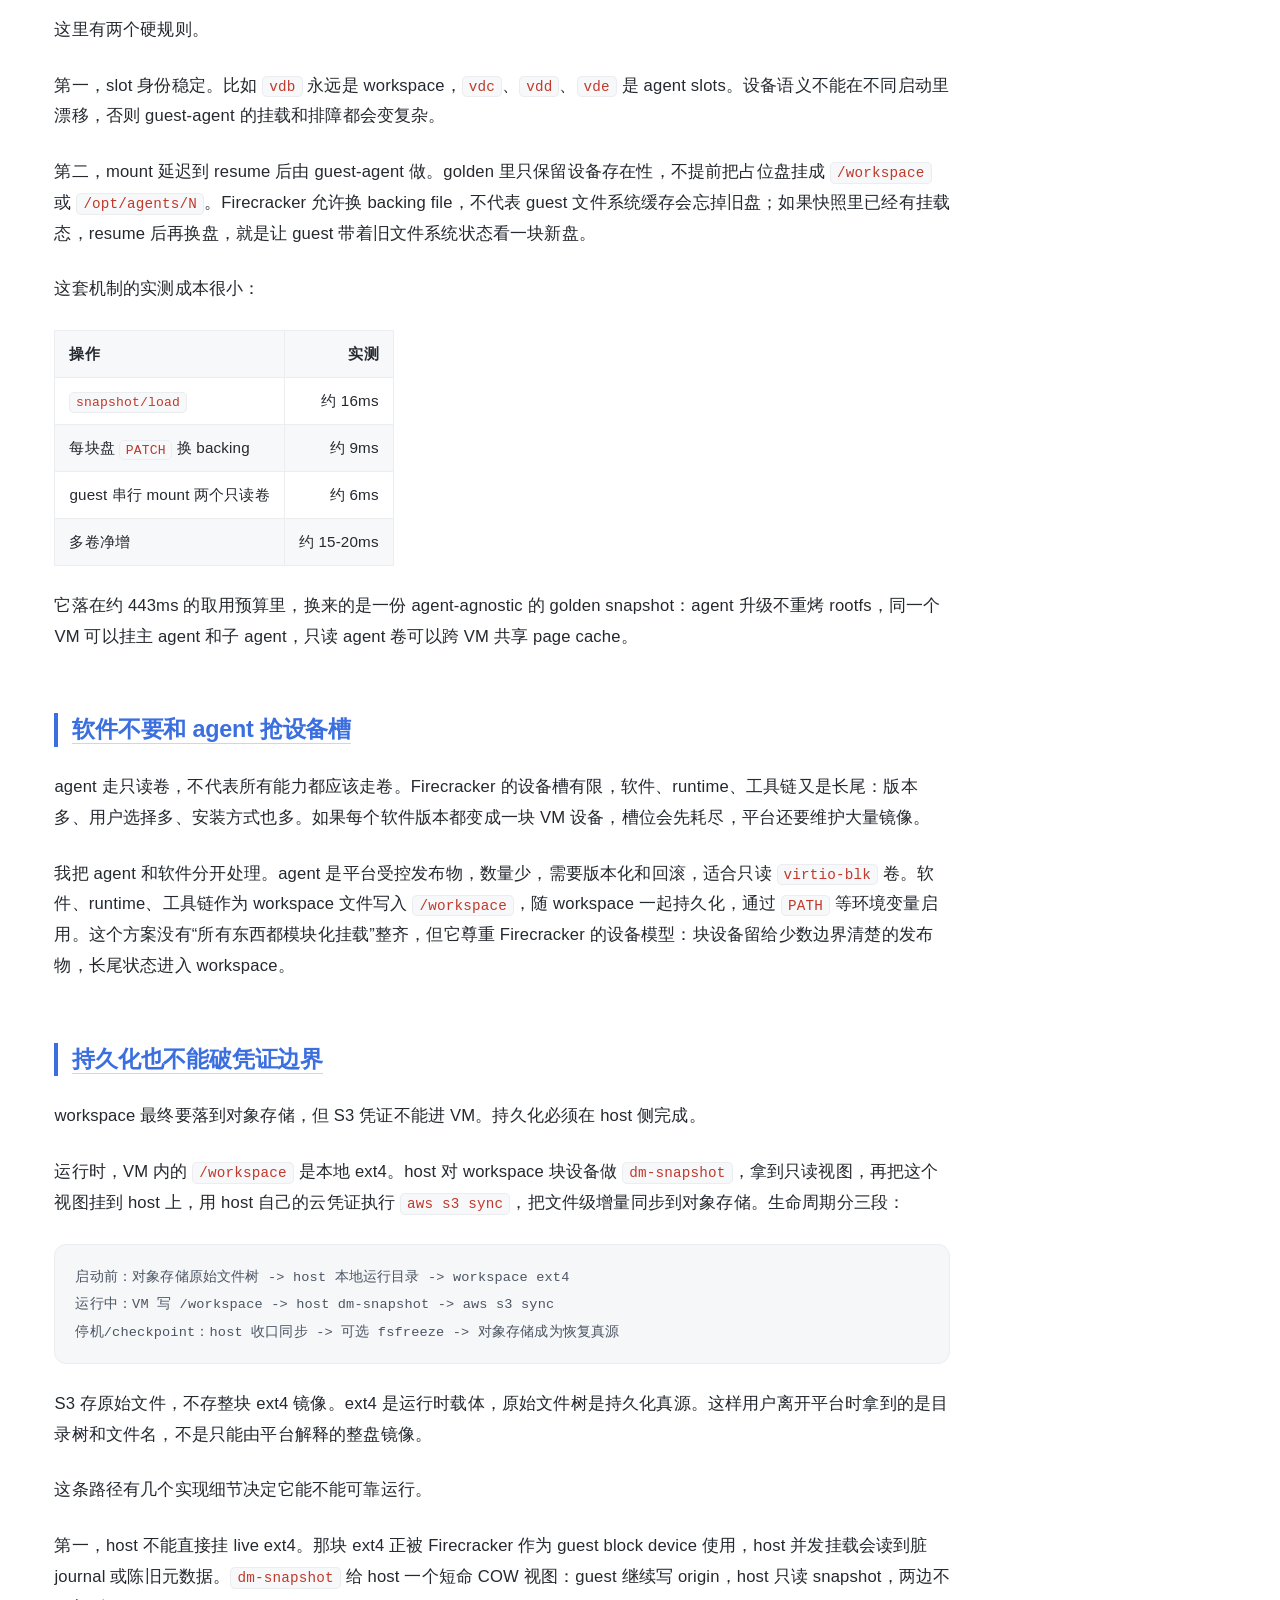
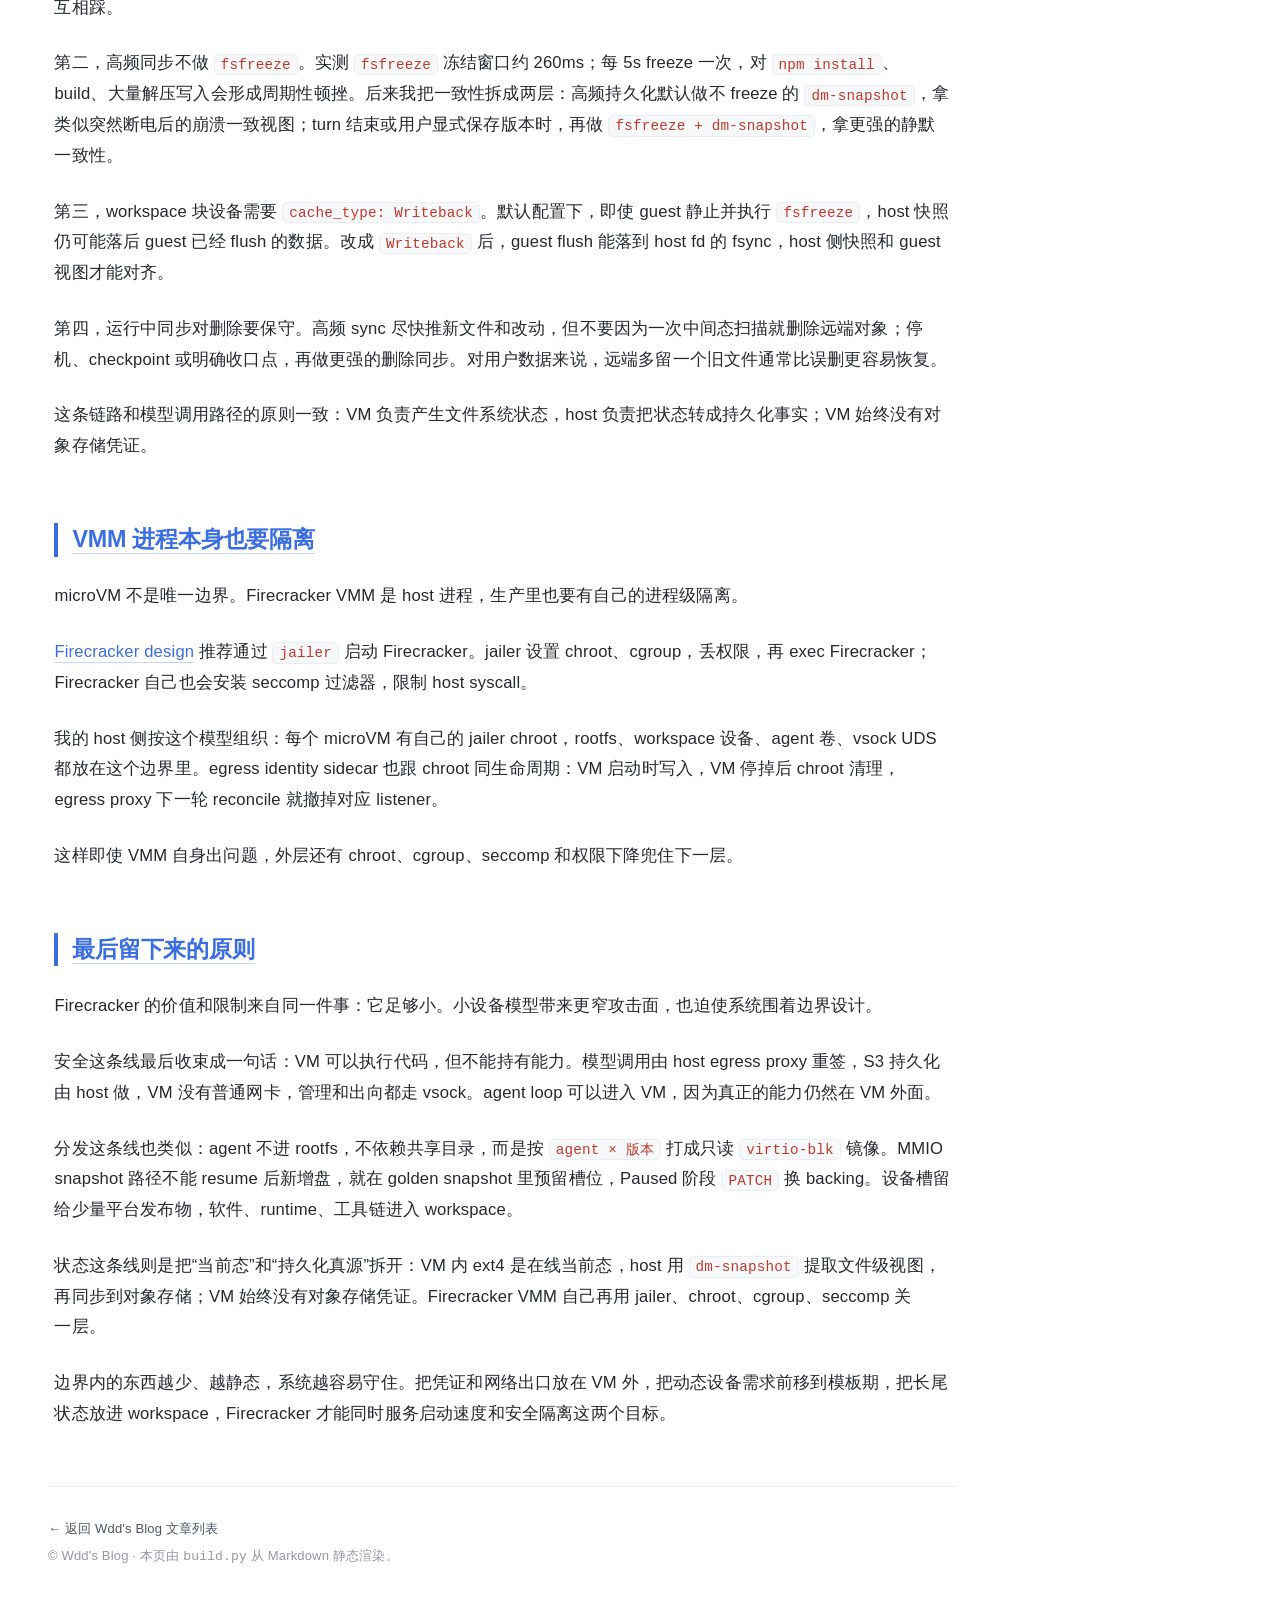
<file: docs/posts/running-untrusted-agents-firecracker.html>
<!DOCTYPE html>
<html lang="zh-CN">
<head>
<meta charset="utf-8">
<meta name="viewport" content="width=device-width, initial-scale=1">
<meta name="description" content="我构建的是一个持续会话式的 agent 运行环境。每个用户有一个 workspace，agent 可以读写文件、调用工具、安装依赖、执行命令；在 coding 场景下，它还会运行 bash、npm install、构建脚本和测试脚本。">
<title>把不可信 agent 放进 Firecracker：零凭证 microVM 的工程账 · Wdd&#x27;s Blog</title>
<link rel="stylesheet" href="../assets/style.css">
</head>
<body>
<a class="skip-link" href="#content">跳到正文</a>

<header class="site-header">
  <div class="site-header__inner">
    <a class="site-brand" href="../index.html">Wdd&#x27;s Blog</a>
    <button id="toc-toggle" class="toc-toggle" aria-expanded="false" aria-controls="toc">
      <span class="toc-toggle__icon" aria-hidden="true"></span>
      <span class="toc-toggle__label">目录</span>
    </button>
  </div>
  <div class="reading-progress" id="reading-progress"></div>
</header>

<div class="layout">
  <main class="content" id="content">
    <article class="article">
      <header class="article__hero">
        <a class="article__back" href="../index.html">← 返回文章列表</a>
        <p class="article__eyebrow">工程笔记</p>
        <h1 class="article__title">把不可信 agent 放进 Firecracker：零凭证 microVM 的工程账</h1>
        <p class="article__byline">内容创作：wdd · 美化编辑：codex (gpt-5.5) · 审核：wdd</p>
        <p class="article__meta">约 3655 字 · 阅读约 10 分钟</p>
      </header>
      <p>我构建的是一个持续会话式的 agent 运行环境。每个用户有一个 workspace，agent 可以读写文件、调用工具、安装依赖、执行命令；在 coding 场景下，它还会运行 <code>bash</code>、<code>npm install</code>、构建脚本和测试脚本。</p>
<p>这个模型里，隔离边界不能只停在进程和容器。<a href="https://docs.docker.com/engine/security/">Docker Engine security</a> 讲得很清楚：容器隔离依赖 namespaces、cgroups、capabilities、mounts 等 Linux 机制。对普通业务服务，这是很好的工程权衡；对“模型驱动的未知操作链 + 用户 workspace + 多租户”，我不把共享宿主内核当最后一道墙。</p>
<p>Firecracker 在这里解决两件事：启动快，隔离硬。但真正花时间的不是“把 VM 拉起来”。真正的工程账在后面：文件怎么进出、网络怎么收口、凭证为什么不能进 VM、agent 怎么分发、snapshot 恢复后怎么挂盘、workspace 又怎么持久化。</p>
<h2 id="firecracker"><a class="toclink" href="#firecracker">Firecracker 为什么又回到牌桌上</a></h2>
<p>Firecracker 不是新技术。<a href="https://aws.amazon.com/blogs/aws/firecracker-lightweight-virtualization-for-serverless-computing/">AWS 在 2018 年发布并开源 Firecracker</a>，目标就是给 Lambda、Fargate 这类多租户 serverless 平台同时提供 VM 级隔离和低冷启动成本。同一时期，<a href="https://katacontainers.io/">Kata Containers</a> 也在把轻量 VM 做成“像容器一样使用”的安全容器运行时。</p>
<p>它后来没有替代普通容器，原因很直接：大多数服务不值得为 VM 隔离额外承担 rootfs、kernel、块设备、网络模型、snapshot 和 host 侧代理的复杂度。容器在工程上太顺手，生态也太完整；只要 workload 是你自己构建、自己部署、自己运维的服务，容器就是更便宜的默认选项。</p>
<p>agent sandbox 把这个老问题翻了出来，不是因为大家突然重新发现了 Firecracker，而是 workload 变了。平台能控制 VM 模板、设备模型和出向代理，VM 内运行的却是模型驱动的未知命令序列。这个形态更接近 provider-controlled runtime 里的不可信 workload，而不是普通服务部署。</p>
<p>这个判断也能从外部生态看到。Docker 的 <a href="https://docs.docker.com/ai/sandboxes/">AI Sandboxes</a> 文档直接写到 “AI coding agents in isolated microVM sandboxes”；它的<a href="https://docs.docker.com/ai/sandboxes/security/">安全文档</a>把 primary trust boundary 放在 microVM 上，并明确说 raw credentials never enter the VM，网络经 host 侧代理出去。</p>
<p>Firecracker 的取舍也足够明确。<a href="https://github.com/firecracker-microvm/firecracker/blob/main/SPECIFICATION.md">Firecracker specification</a> 写到，在最小内核和 rootfs 下，从 <code>InstanceStart</code> 到 guest <code>/sbin/init</code> 可以做到 125ms 以内，VMM 线程内存开销不超过 5MiB。<a href="https://github.com/firecracker-microvm/firecracker/blob/main/docs/design.md#threat-containment">Firecracker design</a> 把 guest vCPU 线程视为启动后即可运行恶意代码，隔离依赖 KVM、seccomp、cgroups、namespaces 和 jailer。<a href="https://github.com/firecracker-microvm/firecracker/blob/main/FAQ.md#what-is-the-difference-between-firecracker-and-qemu">FAQ</a> 列出的设备很少：<code>virtio-net</code>、<code>virtio-balloon</code>、<code>virtio-block</code>、<code>virtio-vsock</code>、serial console 和一个最小 keyboard。少设备降低攻击面，也会在后面直接限制共享目录、热插拔和网络形态。</p>
<p>我在裸金属机器上做过一组项目内实测。这不是 Firecracker 官方承诺，也不是通用 benchmark，只用于判断 VM 能不能进入在线路径：</p>
<table>
<thead>
<tr>
<th>指标</th>
<th style="text-align: right;">实测结果</th>
</tr>
</thead>
<tbody>
<tr>
<td>VM 冷启动</td>
<td style="text-align: right;">1.31s</td>
</tr>
<tr>
<td>snapshot resume</td>
<td style="text-align: right;">0.22s</td>
</tr>
<tr>
<td>guest 内 ext4 经 virtio-blk 写 1GB</td>
<td style="text-align: right;">1.2 GB/s</td>
</tr>
<tr>
<td>guest 内 ext4 经 virtio-blk 读 1GB</td>
<td style="text-align: right;">3.1 GB/s</td>
</tr>
<tr>
<td><code>npm install</code> 约 880 个包</td>
<td style="text-align: right;">22s</td>
</tr>
</tbody>
</table>
<p>后续预热池把 Firecracker VM “取用到 ready”的时间做到约 443ms。这个数字让架构边界可以收紧：读文件、写文件、grep、执行命令、跑一个 agent turn，都先确保 VM 在，再在 VM 内完成。对象存储退出在线读写路径，只保留为持久化真源。</p>
<p>这一步很关键。在线路径如果绕过 VM，系统会有两套文件语义：对象存储里一份，VM ext4 里一份；控制面能写，VM 也能写。后面的同步、冲突和写权归属会越来越复杂。收进 VM 后，<code>/workspace</code> 的 ext4 就是当前态，VM 是唯一在线写者，host 只负责调度、代理和持久化。</p>
<h2 id="vm"><a class="toclink" href="#vm">VM 只负责执行，不负责持有能力</a></h2>
<p>我把运行时边界定成一句话：VM 是执行边界，不是能力边界。</p>
<p>agent 在 VM 里读写 <code>/workspace</code>、执行命令；云凭证、对象存储权限、模型服务真实凭证、网络出口策略留在 host 侧。VM 被攻破时，攻击者只能拿到 VM 内可见的工作区状态，拿不到云账号能力。</p>
<p>第一步是去掉普通网络面。早期实现里还有 TAP、veth、network namespace、NAT、iptables；后来全部砍掉。现在 VM 没有 <code>eth0</code>、没有 NAT、没有公网路由。管理通道和出向请求都走 vsock。Firecracker 的 <a href="https://github.com/firecracker-microvm/firecracker/blob/main/docs/vsock.md">vsock 文档</a>定义了 guest <code>AF_VSOCK</code> 到 host Unix domain socket 的通信模型；<a href="https://github.com/firecracker-microvm/firecracker/blob/main/docs/design.md#threat-containment">design 文档</a>也明确说 Firecracker 不做网络过滤，guest 出站流量应由 host 过滤。我的选择是再往前走一步：不给 guest 配普通网卡，让所有出向都先变成一条 host 可识别、可审计、可拒绝的 vsock 请求。</p>
<p>VM 内的 agent 仍然使用普通 HTTP 客户端，请求发到 <code>127.0.0.1:8090</code>。这个 loopback 端口由 guest-agent egress shim 监听，再桥到 host 的 vsock 端口：</p>
<pre><code class="language-text">VM 内 agent
  -&gt; 127.0.0.1:8090
  -&gt; guest-agent egress shim
  -&gt; AF_VSOCK
  -&gt; host egress proxy
  -&gt; 被允许的 upstream
</code></pre>
<p>guest 侧没有路由选择权，host 侧 egress proxy 决定放行、身份和重签。</p>
<p>第二步是凭证不进 VM。VM 里没有 <code>/root/.aws</code>，没有 AWS 访问密钥环境变量，agent 卷不包含 <code>.pem</code> 或 secret；临时凭证也不进 VM，因为在“不可信 agent 可执行任意命令”的前提下，临时凭证只是有效期更短的可窃取能力。</p>
<p>模型调用路径压成四步：</p>
<ol>
<li>VM 内 agent 发请求，请求里只有占位凭证，例如 <code>AWS_ACCESS_KEY_ID=agent-egress-placeholder</code>。</li>
<li>请求经 loopback shim 和 vsock 到 host egress proxy。</li>
<li>egress proxy 用 host 侧真实凭证重新签名，再访问 Bedrock 等上游服务。</li>
<li>VM 自始至终摸不到真实凭证。</li>
</ol>
<p>占位值只用于兼容要求环境变量存在的 SDK，不参与认证。</p>
<p>重签还有一个容易踩坑的细节：<a href="https://docs.aws.amazon.com/IAM/latest/UserGuide/reference_sigv-create-signed-request.html#create-canonical-request">AWS SigV4 文档</a>要求签名覆盖 canonical request，并提醒不要把 <code>connection</code>、<code>user-agent</code>、<code>transfer-encoding</code>、<code>upgrade</code> 这类 hop-by-hop header 放进签名。Bedrock 路由会丢弃 VM 请求里的 <code>Authorization</code> 和旧 <code>x-amz-*</code>，只保留受控 <code>content-type</code>，再由 host 签名器生成新的 <code>authorization</code> / <code>x-amz-*</code>。否则中间层或 HTTP 客户端改一个 header，就会触发 <code>SignatureDoesNotMatch</code>。</p>
<p>身份也不靠请求体自报。每个 VM 在 jailer chroot 里有自己的 vsock UDS 和一个 sidecar identity 文件，内容是 <code>tenant_id</code>、<code>workspace_id</code>、<code>vm_id</code>。egress proxy 周期扫描这些 sidecar，为每个 VM 起一条专属 UDS listener。请求从哪条 UDS 进来，身份就固定在哪个 VM 上。keep-alive 多请求、恶意请求头、请求体自报身份，都不能改变连接级身份。</p>
<p>最终数据流只有三条：</p>
<pre><code class="language-text">文件读写：VM 内 agent -&gt; /workspace ext4
模型调用：VM 内 agent -&gt; vsock -&gt; host egress proxy -&gt; 上游模型服务
持久化：host -&gt; dm-snapshot -&gt; aws s3 sync -&gt; 对象存储
</code></pre>
<p>只有第一条发生在 VM 内；后两条都在 host 边界上完成。</p>
<h2 id="agent-vm-rootfs"><a class="toclink" href="#agent-vm-rootfs">agent 进 VM，但不进 rootfs</a></h2>
<p>当 workspace 的读、写、执行都已经经 VM，agent loop 继续留在 host 会制造一层多余的工具网关。早期 loop 在 host，通过 <code>write_file</code>、<code>apply_patch</code>、<code>grep</code> 这类受限工具把操作送进 VM。这个设计在“host 侧 loop 才是可信执行者”的阶段是合理的；但当文件、命令、项目上下文都进入 VM 后，这层网关就只剩维护成本。</p>
<p>我把 agent loop 搬进 VM。安全模型随之改变：不再试图证明每个工具 API 都拦得住，而是让 agent 在 VM 内直接 <code>open</code> 文件、执行命令；外层用 KVM 边界、零网络面、凭证不进 VM、出向 broker 来收住能力。</p>
<p>接下来要解决的是 agent 怎么进入 VM。</p>
<p>把 agent 烤进 rootfs 最省事，也最不适合长期运行。每次 agent 升级都要重烤镜像；多个 agent、多个版本一多，rootfs 会越来越胖，发布和回滚也会变慢。项目里曾经把某个 agent CLI 和 Node runtime 烤进 rootfs，镜像约 1.7GB。拆成 agent 卷后，rootfs 降到约 785MB，只保留 OS、init、sshd 和 guest-agent。</p>
<p>rootfs 和 agent 卷的职责要分开：</p>
<ul>
<li>rootfs 负责 VM 怎么启动、怎么挂 workspace、怎么和 host 通信，应该稳定、少变、少重烤。</li>
<li>agent 卷负责这个 workspace 运行哪个 agent、哪个版本、带哪些 runtime，应该能快速发布、回滚和复用。</li>
</ul>
<p>Firecracker 也把分发方式限定得很清楚。<a href="https://github.com/firecracker-microvm/firecracker/blob/main/docs/design.md#storage">design 文档的 storage 部分</a>说 block devices 由 host 文件作为 backing；<a href="https://github.com/firecracker-microvm/firecracker/blob/main/README.md#features--capabilities">README</a>也把磁盘描述为 file-backed block device。相反，把 host 文件系统共享进 guest 仍然是单独的开放议题，可以看这个 <a href="https://github.com/firecracker-microvm/firecracker/issues/1180">Host Filesystem Sharing issue</a>。生产稳定路径是 <code>virtio-blk</code>，不是共享目录。</p>
<p>最后的形态是：每个 <code>agent × 版本</code> 打成一个只读 ext4 镜像，经 <code>virtio-blk</code> 挂进 VM，例如 <code>/opt/agents/0</code>、<code>/opt/agents/1</code>。workspace 也是 ext4，经 <code>virtio-blk</code> 暴露；区别是 workspace 可写，agent 卷只读。</p>
<p>发布链路因此变成：</p>
<pre><code class="language-text">agent 发布 -&gt; 生成只读 ext4 镜像 -&gt; host cache/content hash
VM 激活 -&gt; 选择 agent 镜像 -&gt; 挂到预留只读槽
guest-agent -&gt; mount /opt/agents/N
agent turn -&gt; 注入 PATH 或可执行文件路径
</code></pre>
<p>只读不是装饰。agent 是平台发布物，应该可复现、可缓存、可回滚；workspace 才是用户可写状态。多个 VM 指向同一个只读 backing file，还能复用 host page cache。新版本使用新内容路径，不需要在运行中的 VM 里做缓存失效。</p>
<h2 id="_1"><a class="toclink" href="#_1">不能热加新盘，就预留占位槽</a></h2>
<p>agent 卷确定走 <code>virtio-blk</code> 后，下一个假设是：从 golden snapshot 恢复 VM，需要哪个 agent，就临时给它加哪块盘。这个假设在实测里不成立。</p>
<p>Firecracker v1.16 的 MMIO 路径上，对 snapshot 里从未声明过的新盘执行：</p>
<pre><code class="language-text">PUT /drives/vdNEW   -&gt; 400 PCI is not enabled
PATCH /drives/vdNEW -&gt; 400 Device not found
</code></pre>
<p>也就是说，在我使用的 MMIO 快照路径里，运行中或 resume 后不能新增一块全新的 <code>virtio-blk</code> 盘。这不等于 Firecracker 完全没有 hotplug。<a href="https://github.com/firecracker-microvm/firecracker/blob/main/docs/device-hotplug.md">device hotplug 文档</a>写得很清楚：hotplug 目前是 Developer Preview，要求启动时启用 <code>--enable-pci</code>，并且 “Device hotplugging is not supported with MMIO transport”。官方 PCI hotplug 的存在，不改变 MMIO snapshot 路径的约束。</p>
<p>设备数也有限。当时的 MMIO 配置下，第 17 个块设备启动时报：</p>
<pre><code class="language-text">MMIO transport error: Failed to allocate requested resource
</code></pre>
<p>所以块设备不能当成无限插件系统。它适合挂 workspace、少量 agent 卷，不适合承载“10 个 agent × 100 种软件 × 多版本”的任意组合。</p>
<p>最终方案是把动态需求前移到模板期：生成 golden VM 时，预先声明 workspace 槽和若干 agent 占位槽；拍 snapshot 时，这些设备已经被 Firecracker 认识，但 guest 还没有把它们挂载成真实目录。激活 workspace 时，从 golden <code>LoadSnapshot</code>，microVM 进入 Paused 状态；host 用 <code>PATCH /drives/{id}</code> 把占位 backing file 换成真实 workspace ext4 和 agent ext4，再 resume。</p>
<p>这个时机来自 Firecracker 自身的行为。<a href="https://github.com/firecracker-microvm/firecracker/blob/main/docs/snapshotting/snapshot-support.md#loading-snapshots">snapshot 文档</a>写到，<code>LoadSnapshot</code> 成功后 microVM 处于 <code>Paused</code> 状态，需要 resume 才会运行；同一份文档还说明 snapshot 里的 disk files 由使用者管理。<a href="https://github.com/firecracker-microvm/firecracker/blob/main/README.md#features--capabilities">README</a>也把“change the backing file for a block device, before or after the guest boots”列为能力之一。</p>
<p>一次激活的顺序是：</p>
<pre><code class="language-text">host:  LoadSnapshot(golden)  -&gt; microVM Paused
host:  PATCH workspace slot  -&gt; 真实 workspace ext4
host:  PATCH agent slot 0    -&gt; 主 agent 只读 ext4
host:  PATCH agent slot 1    -&gt; 可选子 agent 只读 ext4
host:  Resume
guest: mount /workspace
guest: mount /opt/agents/0, /opt/agents/1
host:  run turn
</code></pre>
<p>这里有两个硬规则。</p>
<p>第一，slot 身份稳定。比如 <code>vdb</code> 永远是 workspace，<code>vdc</code>、<code>vdd</code>、<code>vde</code> 是 agent slots。设备语义不能在不同启动里漂移，否则 guest-agent 的挂载和排障都会变复杂。</p>
<p>第二，mount 延迟到 resume 后由 guest-agent 做。golden 里只保留设备存在性，不提前把占位盘挂成 <code>/workspace</code> 或 <code>/opt/agents/N</code>。Firecracker 允许换 backing file，不代表 guest 文件系统缓存会忘掉旧盘；如果快照里已经有挂载态，resume 后再换盘，就是让 guest 带着旧文件系统状态看一块新盘。</p>
<p>这套机制的实测成本很小：</p>
<table>
<thead>
<tr>
<th>操作</th>
<th style="text-align: right;">实测</th>
</tr>
</thead>
<tbody>
<tr>
<td><code>snapshot/load</code></td>
<td style="text-align: right;">约 16ms</td>
</tr>
<tr>
<td>每块盘 <code>PATCH</code> 换 backing</td>
<td style="text-align: right;">约 9ms</td>
</tr>
<tr>
<td>guest 串行 mount 两个只读卷</td>
<td style="text-align: right;">约 6ms</td>
</tr>
<tr>
<td>多卷净增</td>
<td style="text-align: right;">约 15-20ms</td>
</tr>
</tbody>
</table>
<p>它落在约 443ms 的取用预算里，换来的是一份 agent-agnostic 的 golden snapshot：agent 升级不重烤 rootfs，同一个 VM 可以挂主 agent 和子 agent，只读 agent 卷可以跨 VM 共享 page cache。</p>
<h2 id="agent"><a class="toclink" href="#agent">软件不要和 agent 抢设备槽</a></h2>
<p>agent 走只读卷，不代表所有能力都应该走卷。Firecracker 的设备槽有限，软件、runtime、工具链又是长尾：版本多、用户选择多、安装方式也多。如果每个软件版本都变成一块 VM 设备，槽位会先耗尽，平台还要维护大量镜像。</p>
<p>我把 agent 和软件分开处理。agent 是平台受控发布物，数量少，需要版本化和回滚，适合只读 <code>virtio-blk</code> 卷。软件、runtime、工具链作为 workspace 文件写入 <code>/workspace</code>，随 workspace 一起持久化，通过 <code>PATH</code> 等环境变量启用。这个方案没有“所有东西都模块化挂载”整齐，但它尊重 Firecracker 的设备模型：块设备留给少数边界清楚的发布物，长尾状态进入 workspace。</p>
<h2 id="_2"><a class="toclink" href="#_2">持久化也不能破凭证边界</a></h2>
<p>workspace 最终要落到对象存储，但 S3 凭证不能进 VM。持久化必须在 host 侧完成。</p>
<p>运行时，VM 内的 <code>/workspace</code> 是本地 ext4。host 对 workspace 块设备做 <code>dm-snapshot</code>，拿到只读视图，再把这个视图挂到 host 上，用 host 自己的云凭证执行 <code>aws s3 sync</code>，把文件级增量同步到对象存储。生命周期分三段：</p>
<pre><code class="language-text">启动前：对象存储原始文件树 -&gt; host 本地运行目录 -&gt; workspace ext4
运行中：VM 写 /workspace -&gt; host dm-snapshot -&gt; aws s3 sync
停机/checkpoint：host 收口同步 -&gt; 可选 fsfreeze -&gt; 对象存储成为恢复真源
</code></pre>
<p>S3 存原始文件，不存整块 ext4 镜像。ext4 是运行时载体，原始文件树是持久化真源。这样用户离开平台时拿到的是目录树和文件名，不是只能由平台解释的整盘镜像。</p>
<p>这条路径有几个实现细节决定它能不能可靠运行。</p>
<p>第一，host 不能直接挂 live ext4。那块 ext4 正被 Firecracker 作为 guest block device 使用，host 并发挂载会读到脏 journal 或陈旧元数据。<code>dm-snapshot</code> 给 host 一个短命 COW 视图：guest 继续写 origin，host 只读 snapshot，两边不互相踩。</p>
<p>第二，高频同步不做 <code>fsfreeze</code>。实测 <code>fsfreeze</code> 冻结窗口约 260ms；每 5s freeze 一次，对 <code>npm install</code>、build、大量解压写入会形成周期性顿挫。后来我把一致性拆成两层：高频持久化默认做不 freeze 的 <code>dm-snapshot</code>，拿类似突然断电后的崩溃一致视图；turn 结束或用户显式保存版本时，再做 <code>fsfreeze + dm-snapshot</code>，拿更强的静默一致性。</p>
<p>第三，workspace 块设备需要 <code>cache_type: Writeback</code>。默认配置下，即使 guest 静止并执行 <code>fsfreeze</code>，host 快照仍可能落后 guest 已经 flush 的数据。改成 <code>Writeback</code> 后，guest flush 能落到 host fd 的 fsync，host 侧快照和 guest 视图才能对齐。</p>
<p>第四，运行中同步对删除要保守。高频 sync 尽快推新文件和改动，但不要因为一次中间态扫描就删除远端对象；停机、checkpoint 或明确收口点，再做更强的删除同步。对用户数据来说，远端多留一个旧文件通常比误删更容易恢复。</p>
<p>这条链路和模型调用路径的原则一致：VM 负责产生文件系统状态，host 负责把状态转成持久化事实；VM 始终没有对象存储凭证。</p>
<h2 id="vmm"><a class="toclink" href="#vmm">VMM 进程本身也要隔离</a></h2>
<p>microVM 不是唯一边界。Firecracker VMM 是 host 进程，生产里也要有自己的进程级隔离。</p>
<p><a href="https://github.com/firecracker-microvm/firecracker/blob/main/docs/design.md#sandboxing">Firecracker design</a> 推荐通过 <code>jailer</code> 启动 Firecracker。jailer 设置 chroot、cgroup，丢权限，再 exec Firecracker；Firecracker 自己也会安装 seccomp 过滤器，限制 host syscall。</p>
<p>我的 host 侧按这个模型组织：每个 microVM 有自己的 jailer chroot，rootfs、workspace 设备、agent 卷、vsock UDS 都放在这个边界里。egress identity sidecar 也跟 chroot 同生命周期：VM 启动时写入，VM 停掉后 chroot 清理，egress proxy 下一轮 reconcile 就撤掉对应 listener。</p>
<p>这样即使 VMM 自身出问题，外层还有 chroot、cgroup、seccomp 和权限下降兜住下一层。</p>
<h2 id="_3"><a class="toclink" href="#_3">最后留下来的原则</a></h2>
<p>Firecracker 的价值和限制来自同一件事：它足够小。小设备模型带来更窄攻击面，也迫使系统围着边界设计。</p>
<p>安全这条线最后收束成一句话：VM 可以执行代码，但不能持有能力。模型调用由 host egress proxy 重签，S3 持久化由 host 做，VM 没有普通网卡，管理和出向都走 vsock。agent loop 可以进入 VM，因为真正的能力仍然在 VM 外面。</p>
<p>分发这条线也类似：agent 不进 rootfs，不依赖共享目录，而是按 <code>agent × 版本</code> 打成只读 <code>virtio-blk</code> 镜像。MMIO snapshot 路径不能 resume 后新增盘，就在 golden snapshot 里预留槽位，Paused 阶段 <code>PATCH</code> 换 backing。设备槽留给少量平台发布物，软件、runtime、工具链进入 workspace。</p>
<p>状态这条线则是把“当前态”和“持久化真源”拆开：VM 内 ext4 是在线当前态，host 用 <code>dm-snapshot</code> 提取文件级视图，再同步到对象存储；VM 始终没有对象存储凭证。Firecracker VMM 自己再用 jailer、chroot、cgroup、seccomp 关一层。</p>
<p>边界内的东西越少、越静态，系统越容易守住。把凭证和网络出口放在 VM 外，把动态设备需求前移到模板期，把长尾状态放进 workspace，Firecracker 才能同时服务启动速度和安全隔离这两个目标。</p>
    </article>
    <footer class="site-footer">
      <p><a href="../index.html">← 返回 Wdd&#x27;s Blog 文章列表</a></p>
      <p>© Wdd&#x27;s Blog · 本页由 <code>build.py</code> 从 Markdown 静态渲染。</p>
    </footer>
  </main>

  <aside class="toc-sidebar" id="toc" aria-label="文章大纲">
    <div class="toc-sidebar__inner">
      <p class="toc-sidebar__title">大纲</p>
      <nav class="toc-nav">
        <ul>
<li><a href="#firecracker">Firecracker 为什么又回到牌桌上</a></li>
<li><a href="#vm">VM 只负责执行，不负责持有能力</a></li>
<li><a href="#agent-vm-rootfs">agent 进 VM，但不进 rootfs</a></li>
<li><a href="#_1">不能热加新盘，就预留占位槽</a></li>
<li><a href="#agent">软件不要和 agent 抢设备槽</a></li>
<li><a href="#_2">持久化也不能破凭证边界</a></li>
<li><a href="#vmm">VMM 进程本身也要隔离</a></li>
<li><a href="#_3">最后留下来的原则</a></li>
</ul>
      </nav>
    </div>
  </aside>
</div>

<div class="toc-backdrop" id="toc-backdrop" hidden></div>

<script src="../assets/toc.js" defer></script>
</body>
</html>
</file>
<file: docs/assets/style.css>
/* =========================================================
   Wdd's Blog — 文章主题
   宽屏自适应 · 中文排版 · 右侧大纲侧栏 · 明暗双色
   ========================================================= */

:root {
  /* 阅读列宽随视口增长（宽屏内容更宽），上下限保证中文可读性 */
  --reading: clamp(44rem, 70vw, 62rem);   /* 上限约 992px */
  --toc-width: clamp(14rem, 16vw, 18rem);
  --layout-max: 100rem;                    /* 1600px：1512 宽屏可铺满 */
  --gap: clamp(2rem, 4vw, 5rem);
  --pad-x: clamp(1rem, 4vw, 3rem);
  --header-h: 58px;

  --font-sans: -apple-system, BlinkMacSystemFont, "Segoe UI", "Noto Sans SC",
    "PingFang SC", "Hiragino Sans GB", "Microsoft YaHei", "Source Han Sans SC",
    "Helvetica Neue", Arial, sans-serif;
  --font-mono: "SFMono-Regular", "JetBrains Mono", "Fira Code", Consolas,
    "Liberation Mono", Menlo, "Courier New", monospace;

  --bg: #ffffff;
  --bg-soft: #f7f8f9;
  --bg-code: #f6f7f9;
  --fg: #24292f;
  --fg-soft: #4b5563;
  --fg-muted: #9099a5;
  --border: #ebedf0;
  --border-strong: #d7dbe0;
  --accent: #3b6fe0;
  --accent-soft: rgba(59, 111, 224, 0.08);
  --accent-line: rgba(59, 111, 224, 0.28);
  --quote-bar: #cfd6e4;
  --shadow: 0 1px 2px rgba(16, 24, 40, 0.05), 0 10px 30px rgba(16, 24, 40, 0.08);
}

@media (prefers-color-scheme: dark) {
  :root {
    --bg: #0e1117;
    --bg-soft: #161b22;
    --bg-code: #14181f;
    --fg: #d7dde3;
    --fg-soft: #abb4c0;
    --fg-muted: #6e7886;
    --border: #20262e;
    --border-strong: #303843;
    --accent: #7aa2f7;
    --accent-soft: rgba(122, 162, 247, 0.12);
    --accent-line: rgba(122, 162, 247, 0.36);
    --quote-bar: #30384a;
    --shadow: 0 1px 2px rgba(0, 0, 0, 0.4), 0 10px 30px rgba(0, 0, 0, 0.45);
  }
}

* { box-sizing: border-box; }

html {
  scroll-behavior: smooth;
  scroll-padding-top: calc(var(--header-h) + 16px);
  -webkit-text-size-adjust: 100%;
}

body {
  margin: 0;
  background: var(--bg);
  color: var(--fg);
  font-family: var(--font-sans);
  font-size: 17px;
  line-height: 1.78;
  letter-spacing: 0.01em;
  text-rendering: optimizeLegibility;
  -webkit-font-smoothing: antialiased;
  -moz-osx-font-smoothing: grayscale;
}

/* ---------- 可访问性 ---------- */
.skip-link {
  position: absolute;
  left: -999px;
  top: 0;
  background: var(--accent);
  color: #fff;
  padding: 8px 14px;
  border-radius: 0 0 8px 0;
  z-index: 100;
}
.skip-link:focus { left: 0; }

/* ---------- 顶栏 ---------- */
.site-header {
  position: sticky;
  top: 0;
  z-index: 50;
  height: var(--header-h);
  background: color-mix(in srgb, var(--bg) 85%, transparent);
  backdrop-filter: saturate(150%) blur(12px);
  -webkit-backdrop-filter: saturate(150%) blur(12px);
  border-bottom: 1px solid var(--border);
}
.site-header__inner {
  width: min(var(--layout-max), 100% - 2 * var(--pad-x));
  height: var(--header-h);
  margin: 0 auto;
  display: flex;
  align-items: center;
  justify-content: space-between;
}
.site-brand {
  font-weight: 700;
  font-size: 18px;
  color: var(--fg);
  text-decoration: none;
  letter-spacing: 0.01em;
}
.site-brand:hover { color: var(--accent); }

.reading-progress {
  position: absolute;
  left: 0;
  bottom: -1px;
  height: 2px;
  width: 0;
  background: var(--accent);
  transition: width 0.1s linear;
}

.toc-toggle {
  display: none;
  align-items: center;
  gap: 8px;
  background: var(--bg-soft);
  border: 1px solid var(--border-strong);
  color: var(--fg-soft);
  border-radius: 8px;
  padding: 6px 12px;
  font-size: 14px;
  font-family: inherit;
  cursor: pointer;
}
.toc-toggle__icon { width: 16px; height: 2px; background: currentColor; position: relative; }
.toc-toggle__icon::before,
.toc-toggle__icon::after {
  content: ""; position: absolute; left: 0; width: 16px; height: 2px; background: currentColor;
}
.toc-toggle__icon::before { top: -5px; }
.toc-toggle__icon::after { top: 5px; }

/* ---------- 文章布局 ---------- */
.layout {
  width: min(var(--layout-max), 100% - 2 * var(--pad-x));
  margin: 0 auto;
  display: grid;
  grid-template-columns: minmax(0, 1fr) var(--toc-width);
  column-gap: var(--gap);
  align-items: start;
}
.content { min-width: 0; padding-bottom: 80px; }

/* 正文阅读列：随视口增长，居中于内容区 */
.article {
  max-width: var(--reading);
  margin-inline: auto;
}

/* ---------- 首页：文章列表 ---------- */
.home {
  width: min(48rem, 100% - 2 * var(--pad-x));
  margin: 0 auto;
  padding-bottom: 96px;
}
.home__hero {
  padding: 72px 0 40px;
  border-bottom: 1px solid var(--border);
  margin-bottom: 8px;
}
.home__title { margin: 0; font-size: clamp(2rem, 4vw, 2.6rem); font-weight: 800; letter-spacing: -0.02em; }
.home__tagline { margin: 16px 0 0; color: var(--fg-soft); font-size: 1.08rem; }

.post-list { display: flex; flex-direction: column; }
.post-card { border-bottom: 1px solid var(--border); }
.post-card__link {
  display: block;
  padding: 30px 12px 28px;
  margin: 0 -12px;
  border-radius: 14px;
  text-decoration: none;
  color: inherit;
  transition: background 0.18s;
}
.post-card__link:hover { background: var(--bg-soft); }
.post-card__title { margin: 0; font-size: 1.42rem; font-weight: 700; line-height: 1.45; color: var(--fg); }
.post-card__link:hover .post-card__title { color: var(--accent); }
.post-card__summary { margin: 12px 0 0; color: var(--fg-soft); font-size: 1rem; line-height: 1.75; }
.post-card__meta { margin: 16px 0 0; color: var(--fg-muted); font-size: 13px; letter-spacing: 0.03em; }
.home__footer { margin-top: 44px; }

/* ---------- 文章 hero ---------- */
.article__back {
  display: inline-block;
  margin-bottom: 22px;
  color: var(--fg-muted);
  font-size: 14px;
  text-decoration: none;
}
.article__back:hover { color: var(--accent); }

.article__hero {
  padding: 48px 0 30px;
  border-bottom: 1px solid var(--border);
  margin-bottom: 44px;
}
.article__eyebrow {
  margin: 0 0 16px;
  font-size: 12.5px;
  font-weight: 600;
  letter-spacing: 0.18em;
  color: var(--fg-muted);
}
.article__title {
  margin: 0;
  font-size: clamp(1.8rem, 3.4vw, 2.5rem);
  line-height: 1.35;
  font-weight: 800;
  letter-spacing: -0.015em;
}
.article__byline {
  margin: 18px 0 0;
  display: flex;
  flex-wrap: wrap;
  gap: 6px 14px;
  color: var(--fg-soft);
  font-size: 13.5px;
}
.article__meta { margin: 8px 0 0; color: var(--fg-muted); font-size: 14px; }

/* ---------- 正文排版 ---------- */
.article {
  font-size: 1.04rem;
  /* 中文行内不在西文单词中间断行；长 URL/标识符仍可在任意处回退换行 */
  word-break: normal;
  overflow-wrap: break-word;
  /* 修剪 CJK 标点周围的多余空白，行首行尾标点更整齐 */
  text-spacing-trim: space-all;
}

.article h2,
.article h3,
.article h4 {
  line-height: 1.45;
  font-weight: 700;
  scroll-margin-top: calc(var(--header-h) + 18px);
  letter-spacing: -0.01em;
}
.article h2 {
  margin: 2.6em 0 1em;
  padding-left: 14px;
  font-size: 1.46rem;
  border-left: 4px solid var(--accent);
}
.article h3 { margin: 2em 0 0.7em; font-size: 1.2rem; }
.article h4 { margin: 1.7em 0 0.6em; font-size: 1.05rem; color: var(--fg-soft); }

.article p {
  margin: 1.5em 0;          /* 段距明显大于行距，段落边界清晰 */
  line-height: 1.85;
  text-wrap: pretty;        /* 避免末行孤字 */
}
.article > p:first-child,
.article > blockquote:first-of-type { margin-top: 0; }
.article a:not(.article__back) {
  color: var(--accent);
  text-decoration: none;
  border-bottom: 1px solid var(--accent-line);
  padding-bottom: 1px;
}
.article a:not(.article__back):hover { border-bottom-color: var(--accent); }

/* 标题锚点链接（toc anchorlink 注入）保持无装饰 */
.article :is(h2, h3, h4) a {
  color: inherit; text-decoration: none; border-bottom: none; padding: 0;
}
.article :is(h2, h3, h4) a:hover { color: var(--accent); border-bottom: none; }

.article ul, .article ol { margin: 1.1em 0; padding-left: 1.6em; }
.article li { margin: 0.45em 0; padding-left: 0.2em; }
.article li::marker { color: var(--fg-muted); }
.article ul ul, .article ol ol, .article ul ol, .article ol ul { margin: 0.4em 0; }

.article strong { font-weight: 700; color: var(--fg); }
.article em { color: var(--fg); }
.article hr { border: none; border-top: 1px solid var(--border); margin: 2.8em 0; }

/* 引用块 */
.article blockquote {
  margin: 1.7em 0;
  padding: 4px 0 4px 20px;
  border-left: 3px solid var(--quote-bar);
  color: var(--fg-soft);
  font-style: normal;
}
.article blockquote p { margin: 0.5em 0; }
.article blockquote p:first-child { margin-top: 0; }
.article blockquote p:last-child { margin-bottom: 0; }

/* 行内代码：中性灰，不抢色 */
.article :not(pre) > code {
  font-family: var(--font-mono);
  font-size: 0.86em;
  background: var(--bg-soft);
  color: #c0392b;
  padding: 0.12em 0.42em;
  border-radius: 5px;
  border: 1px solid var(--border);
  word-break: break-word;
}
@media (prefers-color-scheme: dark) {
  .article :not(pre) > code { color: #e5a0a0; }
}

/* 代码块 */
.article pre {
  margin: 1.5em 0;
  padding: 18px 20px;
  background: var(--bg-code);
  border: 1px solid var(--border);
  border-radius: 12px;
  overflow-x: auto;
  line-height: 1.65;
}
.article pre code {
  font-family: var(--font-mono);
  font-size: 0.85rem;
  color: var(--fg-soft);
  background: none;
  border: none;
  padding: 0;
  white-space: pre;
  tab-size: 2;
}

/* ---------- 架构/流程图（Mermaid 渲染） ---------- */
/* 渲染前隐藏 Mermaid 源文本，避免代码闪现；渲染后展示为居中卡片 */
.article pre.mermaid {
  background: var(--bg-soft);
  border: 1px solid var(--border);
  border-radius: 14px;
  padding: 22px 18px;
  margin: 1.8em 0;
  text-align: center;
  line-height: normal;
  overflow-x: auto;
  color: transparent;          /* 未渲染时不显示源码字符 */
  font-size: 0;
}
.article pre.mermaid[data-processed="true"] { color: inherit; }
.article pre.mermaid svg { max-width: 100%; height: auto; }
/* 渲染前占位高度，减少布局跳动 */
.article pre.mermaid:not([data-processed="true"]) { min-height: 120px; }

/* 表格 */
.article .table-wrap, .article table { margin: 1.6em 0; }
.article table {
  width: 100%;
  border-collapse: collapse;
  font-size: 0.95rem;
  display: block;
  overflow-x: auto;
}
.article thead { background: var(--bg-soft); }
.article th, .article td {
  border: 1px solid var(--border);
  padding: 10px 14px;
  text-align: left;
  vertical-align: top;
  line-height: 1.7;
}
.article th { font-weight: 700; white-space: nowrap; }
.article tbody tr:nth-child(even) { background: var(--bg-soft); }

/* 页脚 */
.site-footer {
  margin-top: 56px;
  padding-top: 26px;
  border-top: 1px solid var(--border);
  color: var(--fg-muted);
  font-size: 13px;
  line-height: 1.8;
}
.site-footer a { color: var(--fg-soft); text-decoration: none; }
.site-footer a:hover { color: var(--accent); }
.site-footer p { margin: 4px 0; }

/* ---------- 大纲侧栏 ---------- */
.toc-sidebar {
  position: sticky;
  top: var(--header-h);
  align-self: start;
  height: calc(100vh - var(--header-h));
  padding: 40px 0;
}
.toc-sidebar__inner {
  max-height: 100%;
  overflow-y: auto;
  padding-left: 20px;
  border-left: 1px solid var(--border);
  scrollbar-width: thin;
}
.toc-sidebar__title {
  margin: 0 0 14px;
  font-size: 12px;
  font-weight: 700;
  letter-spacing: 0.16em;
  color: var(--fg-muted);
}
.toc-nav ul { list-style: none; margin: 0; padding: 0; }
/* 二级（H3）整体缩进 + 左侧引导线，明显从属于上一级 H2 */
.toc-nav > ul ul {
  margin: 2px 0 6px;
  padding-left: 12px;
  border-left: 1px solid var(--border);
  margin-left: 11px;
}
.toc-nav li { margin: 0; }
.toc-nav a {
  display: block;
  padding: 5px 12px;
  margin: 1px 0;
  font-size: 13.5px;
  line-height: 1.55;
  color: var(--fg-muted);
  text-decoration: none;
  border-radius: 7px;
  border-left: 2px solid transparent;
  transition: color 0.15s, background 0.15s, border-color 0.15s;
}
/* 子级字号略小，进一步区分层级 */
.toc-nav > ul ul a { font-size: 12.5px; padding-left: 12px; }
.toc-nav a:hover { color: var(--fg); background: var(--bg-soft); }
.toc-nav a.is-active {
  color: var(--accent);
  background: var(--accent-soft);
  border-left-color: var(--accent);
  font-weight: 600;
}
.toc-nav > ul > li > a { color: var(--fg-soft); font-weight: 500; }
.toc-empty { color: var(--fg-muted); font-size: 13px; }

.toc-backdrop {
  position: fixed;
  inset: 0;
  background: rgba(0, 0, 0, 0.45);
  z-index: 40;
  opacity: 0;
  transition: opacity 0.2s;
}

/* ---------- 响应式 ---------- */
/* 中等及以下：大纲收进抽屉，正文用满整列 */
@media (max-width: 1024px) {
  .layout { grid-template-columns: minmax(0, 1fr); }
  .article { max-width: 46rem; }
  .toc-toggle { display: inline-flex; }

  .toc-sidebar {
    position: fixed;
    top: 0;
    right: 0;
    z-index: 45;
    height: 100vh;
    width: min(340px, 86vw);
    padding: calc(var(--header-h) + 18px) 22px 24px;
    background: var(--bg);
    border-left: 1px solid var(--border);
    box-shadow: var(--shadow);
    transform: translateX(105%);
    transition: transform 0.26s ease;
  }
  .toc-sidebar.is-open { transform: translateX(0); }
  .toc-sidebar__inner { border-left: none; padding-left: 0; }
  .toc-backdrop.is-open { opacity: 1; }
}

@media (max-width: 560px) {
  body { font-size: 16px; line-height: 1.85; }
  .article { font-size: 1rem; }
  .home__hero { padding-top: 48px; }
  .article__hero { padding-top: 32px; }
  .article h2 { font-size: 1.28rem; }
}

@media (prefers-reduced-motion: reduce) {
  html { scroll-behavior: auto; }
  * { transition: none !important; }
}
</file>
